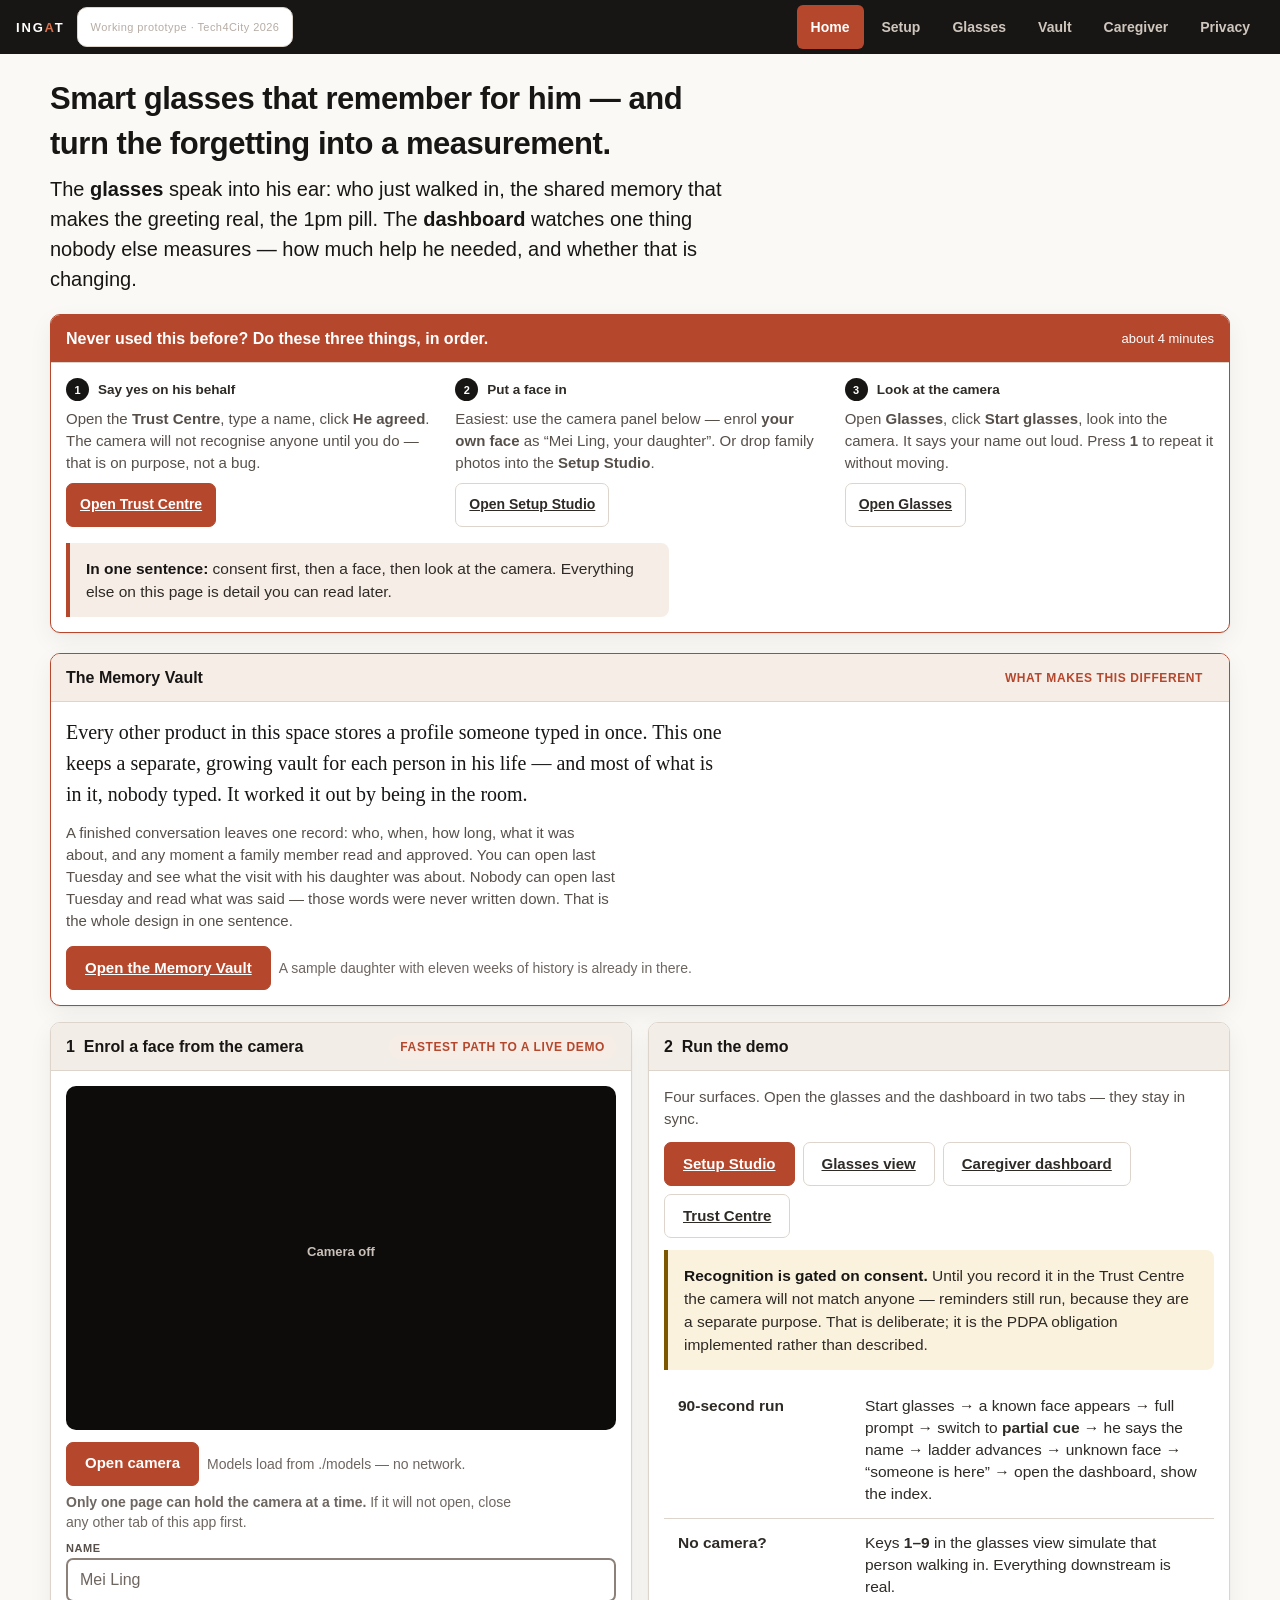
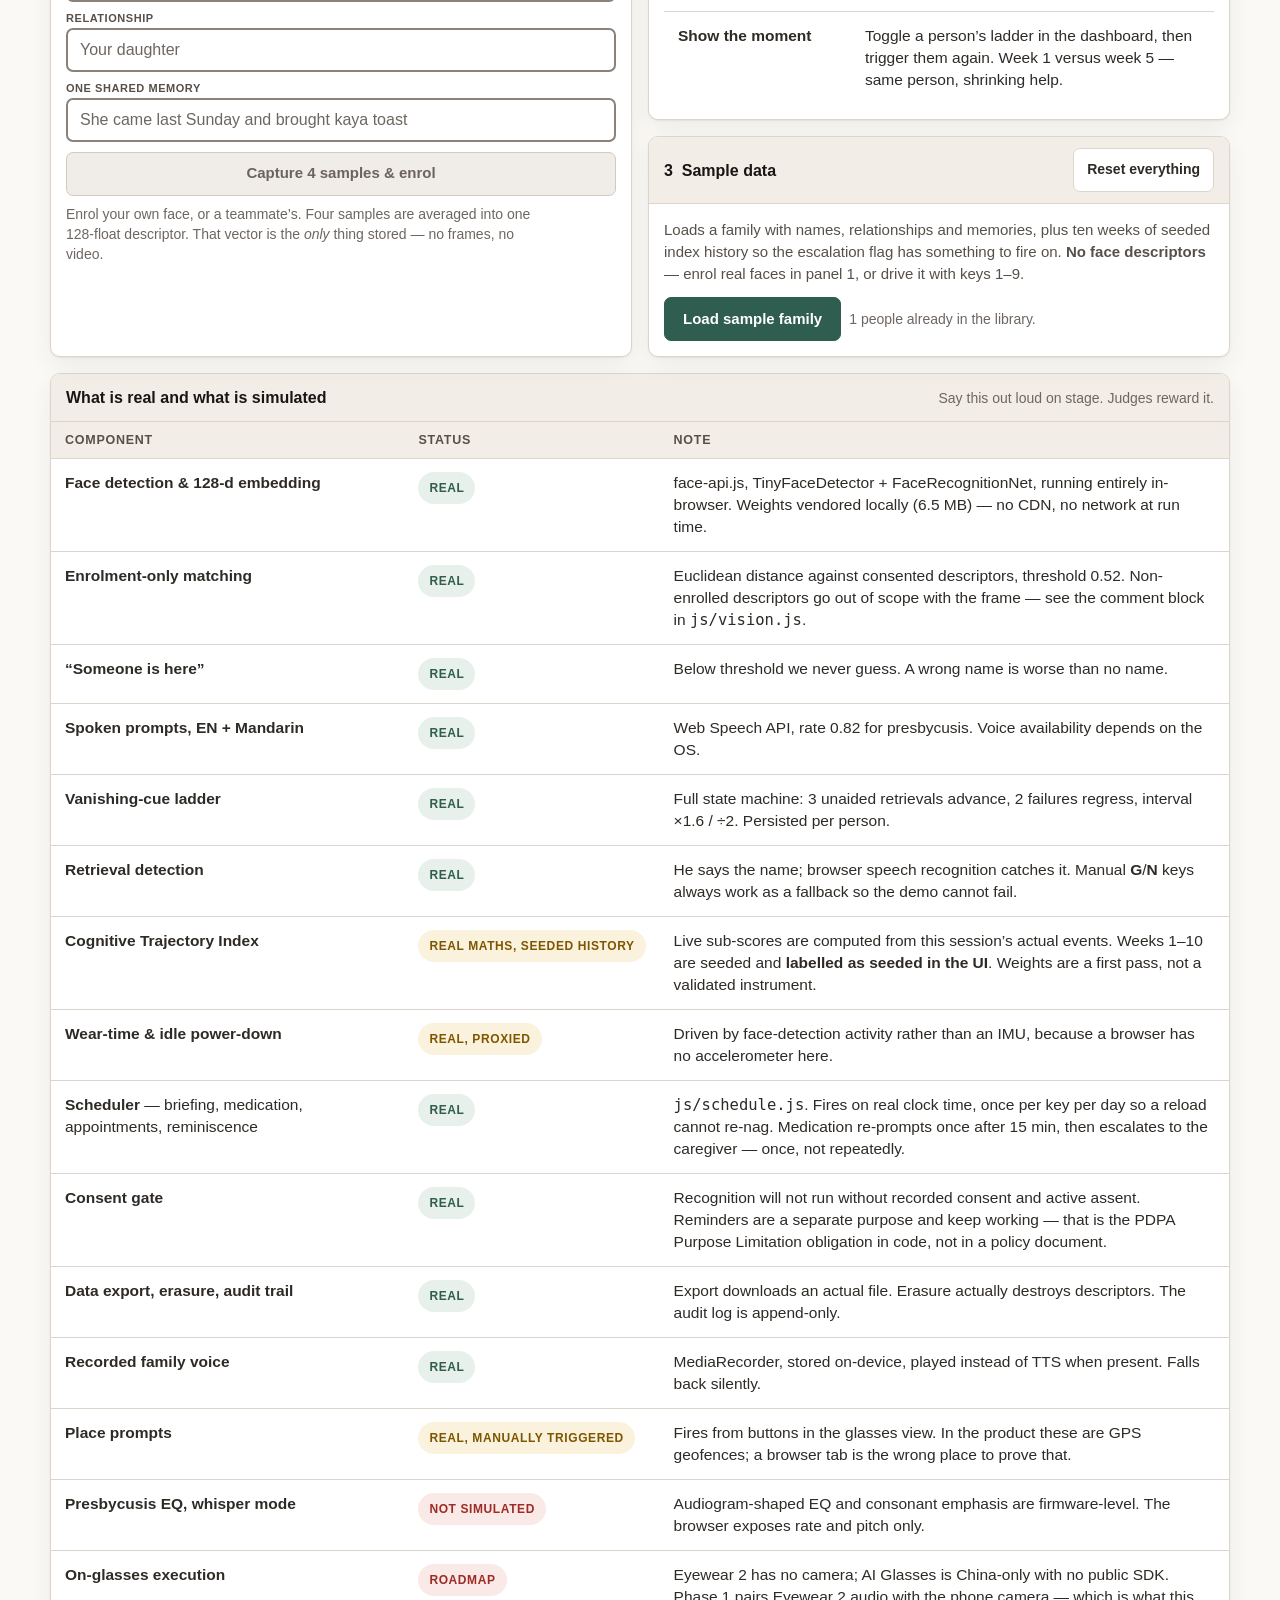
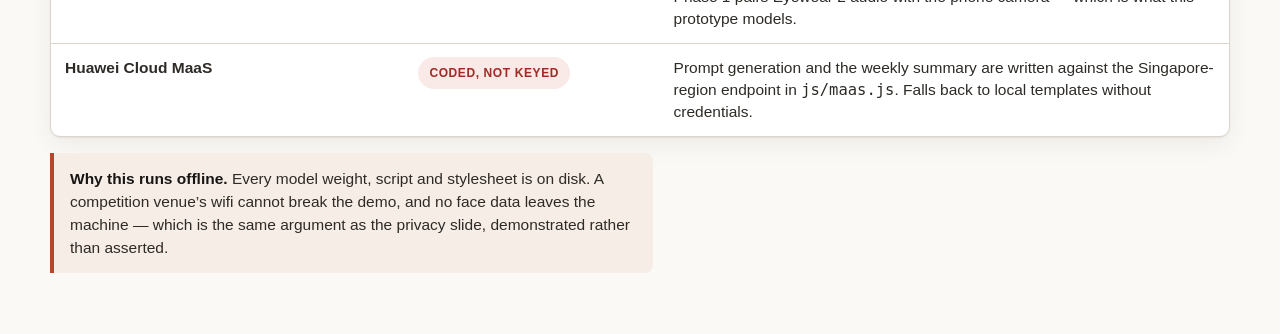
<file: index.html>
<!DOCTYPE html>
<html lang="en-SG">
<head>
<meta charset="utf-8">
<meta name="viewport" content="width=device-width,initial-scale=1">
<title>INGAT — prototype</title>
<link rel="icon" href="data:image/svg+xml,<svg xmlns='http://www.w3.org/2000/svg' viewBox='0 0 32 32'><rect width='32' height='32' rx='7' fill='%23181614'/><circle cx='11' cy='16' r='5.4' fill='none' stroke='%23b4472c' stroke-width='2.4'/><circle cx='23' cy='16' r='5.4' fill='none' stroke='%23b4472c' stroke-width='2.4'/><path d='M16.4 16h-.8' stroke='%23b4472c' stroke-width='2.4'/></svg>">
<link rel="stylesheet" href="css/app.css">
</head>
<body>

<a href="#main" class="skip">Skip to content</a>
<header class="topbar">
  <div class="brand">ING<em>A</em>T</div>
  <div class="tag">Working prototype &middot; Tech4City 2026</div>
  <nav aria-label="Main">
    <a href="index.html" class="on">Home</a>
    <a href="family.html">Setup</a>
    <a href="glasses.html">Glasses</a>
    <a href="vault.html">Vault</a>
    <a href="care.html">Caregiver</a>
    <a href="privacy.html">Privacy</a>
  </nav>
</header>

<main class="wrap" id="main">

  <div style="max-width:680px;margin-bottom:20px">
    <h1 style="font-size:31px">Smart glasses that remember for him &mdash; and turn the forgetting into a measurement.</h1>
    <p class="lede">
      The <b>glasses</b> speak into his ear: who just walked in, the shared memory
      that makes the greeting real, the 1pm pill. The <b>dashboard</b> watches one
      thing nobody else measures &mdash; how much help he needed, and whether that
      is changing.
    </p>
  </div>

  <!-- ====================================================== START HERE -->
  <div class="card" style="margin-bottom:20px;border-color:var(--accent)">
    <div class="hd" style="background:var(--accent)">
      <h2 style="color:#fff">Never used this before? Do these three things, in order.</h2>
      <!-- #f6ded6 on the terracotta is 4.21:1 — under AA for text this small.
           #fff is 4.9:1, and 13px keeps it legible next to the heading. -->
      <span class="right" style="color:#fff;font-size:13px">about 4 minutes</span>
    </div>
    <div class="bd">
      <div class="grid g-3" style="gap:20px">

        <div>
          <div class="row" style="gap:9px;margin-bottom:7px">
            <span style="background:var(--ink);color:#fff;width:23px;height:23px;border-radius:50%;display:grid;place-content:center;font-size:11px;font-weight:700">1</span>
            <b style="font-size:13.5px">Say yes on his behalf</b>
          </div>
          <p class="sub" style="margin-bottom:9px">
            Open the <b>Trust Centre</b>, type a name, click <b>He agreed</b>.
            The camera will not recognise anyone until you do &mdash; that is on
            purpose, not a bug.
          </p>
          <a class="btn p sm" href="privacy.html">Open Trust Centre</a>
        </div>

        <div>
          <div class="row" style="gap:9px;margin-bottom:7px">
            <span style="background:var(--ink);color:#fff;width:23px;height:23px;border-radius:50%;display:grid;place-content:center;font-size:11px;font-weight:700">2</span>
            <b style="font-size:13.5px">Put a face in</b>
          </div>
          <p class="sub" style="margin-bottom:9px">
            Easiest: use the camera panel below &mdash; enrol <b>your own face</b>
            as &ldquo;Mei Ling, your daughter&rdquo;. Or drop family photos into the
            <b>Setup Studio</b>.
          </p>
          <a class="btn sm" href="family.html">Open Setup Studio</a>
        </div>

        <div>
          <div class="row" style="gap:9px;margin-bottom:7px">
            <span style="background:var(--ink);color:#fff;width:23px;height:23px;border-radius:50%;display:grid;place-content:center;font-size:11px;font-weight:700">3</span>
            <b style="font-size:13.5px">Look at the camera</b>
          </div>
          <p class="sub" style="margin-bottom:9px">
            Open <b>Glasses</b>, click <b>Start glasses</b>, look into the camera.
            It says your name out loud. Press <b>1</b> to repeat it without moving.
          </p>
          <a class="btn sm" href="glasses.html">Open Glasses</a>
        </div>
      </div>

      <div class="note" style="margin-top:16px">
        <b>In one sentence:</b> consent first, then a face, then look at the camera.
        Everything else on this page is detail you can read later.
      </div>
    </div>
  </div>

  <!-- ====================================================== memory vault -->
  <div class="card" style="margin-bottom:16px;border-color:var(--accent)">
    <div class="hd" style="background:var(--accent-lt)">
      <h2>The Memory Vault</h2>
      <span class="right pill a">what makes this different</span>
    </div>
    <div class="bd">
      <p style="font-family:var(--serif);font-size:20px;line-height:31px;color:var(--ink);margin:0 0 12px;max-width:66ch">
        Every other product in this space stores a profile someone typed in once.
        This one keeps a separate, growing vault for each person in his life
        &mdash; and most of what is in it, nobody typed. It worked it out by being
        in the room.
      </p>
      <p class="sub" style="max-width:66ch">
        A finished conversation leaves one record: who, when, how long, what it
        was about, and any moment a family member read and approved. You can open
        last Tuesday and see what the visit with his daughter was about. Nobody
        can open last Tuesday and read what was said &mdash; those words were
        never written down. That is the whole design in one sentence.
      </p>
      <div class="row" style="margin-top:14px">
        <a class="btn p" href="vault.html">Open the Memory Vault</a>
        <span class="tiny">A sample daughter with eleven weeks of history is already in there.</span>
      </div>
    </div>
  </div>

  <!-- ============================================================ setup -->
  <div class="grid g-2" style="margin-bottom:16px">

    <div class="card">
      <div class="hd"><h2>1 &nbsp;Enrol a face from the camera</h2>
        <span class="right pill a">fastest path to a live demo</span></div>
      <div class="bd">
        <div class="stage" style="aspect-ratio:16/10;margin-bottom:12px">
          <video id="v" playsinline muted></video>
          <div class="placeholder" id="vph">
            <div style="color:#c9c1b9;font-size:13px;font-weight:600">Camera off</div>
            <div class="mono" id="vprog" style="font-size:13px;color:#a49b93"></div>
          </div>
        </div>
        <div class="row" style="margin-bottom:10px">
          <button class="btn p" id="camOn">Open camera</button>
          <button class="btn" id="flip" style="display:none">Flip camera</button>
          <span class="tiny" id="camNote">Models load from ./models &mdash; no network.</span>
        </div>
        <p class="tiny" style="margin:-4px 0 10px">
          <b>Only one page can hold the camera at a time.</b> If it will not open,
          close any other tab of this app first.
        </p>
        <label class="fld"><span>Name</span><input type="text" id="eName" placeholder="Mei Ling"></label>
        <label class="fld"><span>Relationship</span><input type="text" id="eRel" placeholder="Your daughter"></label>
        <label class="fld"><span>One shared memory</span>
          <input type="text" id="eMem" placeholder="She came last Sunday and brought kaya toast"></label>
        <button class="btn k wide" id="cap" disabled>Capture 4 samples &amp; enrol</button>
        <p class="tiny" style="margin:8px 0 0">
          Enrol your own face, or a teammate&rsquo;s. Four samples are averaged into one
          128-float descriptor. That vector is the <i>only</i> thing stored &mdash; no
          frames, no video.
        </p>
      </div>
    </div>

    <div>
      <div class="card" style="margin-bottom:16px">
        <div class="hd"><h2>2 &nbsp;Run the demo</h2></div>
        <div class="bd">
          <p class="sub">Four surfaces. Open the glasses and the dashboard in two tabs &mdash; they stay in sync.</p>
          <div class="row" style="margin-bottom:12px">
            <a class="btn p" href="family.html">Setup Studio</a>
            <a class="btn" href="glasses.html">Glasses view</a>
            <a class="btn" href="care.html">Caregiver dashboard</a>
            <a class="btn" href="privacy.html">Trust Centre</a>
          </div>
          <div class="note w" style="margin-bottom:12px">
            <b>Recognition is gated on consent.</b> Until you record it in the
            Trust Centre the camera will not match anyone &mdash; reminders still run,
            because they are a separate purpose. That is deliberate; it is the
            PDPA obligation implemented rather than described.
          </div>
          <table>
            <tr><td style="width:34%"><b>90-second run</b></td>
                <td>Start glasses &rarr; a known face appears &rarr; full prompt &rarr;
                    switch to <b>partial cue</b> &rarr; he says the name &rarr; ladder advances &rarr;
                    unknown face &rarr; “someone is here” &rarr; open the dashboard, show the index.</td></tr>
            <tr><td><b>No camera?</b></td>
                <td>Keys <b>1&ndash;9</b> in the glasses view simulate that person walking in.
                    Everything downstream is real.</td></tr>
            <tr><td><b>Show the moment</b></td>
                <td>Toggle a person&rsquo;s ladder in the dashboard, then trigger them again.
                    Week&nbsp;1 versus week&nbsp;5 &mdash; same person, shrinking help.</td></tr>
          </table>
        </div>
      </div>

      <div class="card">
        <div class="hd"><h2>3 &nbsp;Sample data</h2>
          <button class="btn sm right" id="reset">Reset everything</button></div>
        <div class="bd">
          <p class="sub">
            Loads a family with names, relationships and memories, plus ten weeks of
            seeded index history so the escalation flag has something to fire on.
            <b>No face descriptors</b> &mdash; enrol real faces in panel 1, or drive it
            with keys 1&ndash;9.
          </p>
          <div class="row">
            <button class="btn g" id="seed">Load sample family</button>
            <span class="tiny" id="seedNote"></span>
          </div>
        </div>
      </div>
    </div>
  </div>

  <!-- ======================================================= what's real -->
  <div class="card" style="margin-bottom:16px">
    <div class="hd"><h2>What is real and what is simulated</h2>
      <span class="right tiny">Say this out loud on stage. Judges reward it.</span></div>
    <div class="bd tight">
      <table>
        <tr><th style="width:30%">Component</th><th style="width:14%">Status</th><th>Note</th></tr>
        <tr><td><b>Face detection &amp; 128-d embedding</b></td><td><span class="pill g">Real</span></td>
            <td>face-api.js, TinyFaceDetector + FaceRecognitionNet, running entirely in-browser. Weights vendored locally (6.5 MB) &mdash; no CDN, no network at run time.</td></tr>
        <tr><td><b>Enrolment-only matching</b></td><td><span class="pill g">Real</span></td>
            <td>Euclidean distance against consented descriptors, threshold 0.52. Non-enrolled descriptors go out of scope with the frame &mdash; see the comment block in <span class="mono">js/vision.js</span>.</td></tr>
        <tr><td><b>&ldquo;Someone is here&rdquo;</b></td><td><span class="pill g">Real</span></td>
            <td>Below threshold we never guess. A wrong name is worse than no name.</td></tr>
        <tr><td><b>Spoken prompts, EN + Mandarin</b></td><td><span class="pill g">Real</span></td>
            <td>Web Speech API, rate 0.82 for presbycusis. Voice availability depends on the OS.</td></tr>
        <tr><td><b>Vanishing-cue ladder</b></td><td><span class="pill g">Real</span></td>
            <td>Full state machine: 3 unaided retrievals advance, 2 failures regress, interval &times;1.6 / &divide;2. Persisted per person.</td></tr>
        <tr><td><b>Retrieval detection</b></td><td><span class="pill g">Real</span></td>
            <td>He says the name; browser speech recognition catches it. Manual <b>G</b>/<b>N</b> keys always work as a fallback so the demo cannot fail.</td></tr>
        <tr><td><b>Cognitive Trajectory Index</b></td><td><span class="pill w">Real maths, seeded history</span></td>
            <td>Live sub-scores are computed from this session&rsquo;s actual events. Weeks 1&ndash;10 are seeded and <b>labelled as seeded in the UI</b>. Weights are a first pass, not a validated instrument.</td></tr>
        <tr><td><b>Wear-time &amp; idle power-down</b></td><td><span class="pill w">Real, proxied</span></td>
            <td>Driven by face-detection activity rather than an IMU, because a browser has no accelerometer here.</td></tr>
        <tr><td><b>Scheduler</b> &mdash; briefing, medication, appointments, reminiscence</td><td><span class="pill g">Real</span></td>
            <td><span class="mono">js/schedule.js</span>. Fires on real clock time, once per key per day so a reload cannot re-nag. Medication re-prompts once after 15 min, then escalates to the caregiver &mdash; once, not repeatedly.</td></tr>
        <tr><td><b>Consent gate</b></td><td><span class="pill g">Real</span></td>
            <td>Recognition will not run without recorded consent and active assent. Reminders are a separate purpose and keep working &mdash; that is the PDPA Purpose Limitation obligation in code, not in a policy document.</td></tr>
        <tr><td><b>Data export, erasure, audit trail</b></td><td><span class="pill g">Real</span></td>
            <td>Export downloads an actual file. Erasure actually destroys descriptors. The audit log is append-only.</td></tr>
        <tr><td><b>Recorded family voice</b></td><td><span class="pill g">Real</span></td>
            <td>MediaRecorder, stored on-device, played instead of TTS when present. Falls back silently.</td></tr>
        <tr><td><b>Place prompts</b></td><td><span class="pill w">Real, manually triggered</span></td>
            <td>Fires from buttons in the glasses view. In the product these are GPS geofences; a browser tab is the wrong place to prove that.</td></tr>
        <tr><td><b>Presbycusis EQ, whisper mode</b></td><td><span class="pill r">Not simulated</span></td>
            <td>Audiogram-shaped EQ and consonant emphasis are firmware-level. The browser exposes rate and pitch only.</td></tr>
        <tr><td><b>On-glasses execution</b></td><td><span class="pill r">Roadmap</span></td>
            <td>Eyewear 2 has no camera; AI Glasses is China-only with no public SDK. Phase 1 pairs Eyewear 2 audio with the phone camera &mdash; which is what this prototype models.</td></tr>
        <tr><td><b>Huawei Cloud MaaS</b></td><td><span class="pill r">Coded, not keyed</span></td>
            <td>Prompt generation and the weekly summary are written against the Singapore-region endpoint in <span class="mono">js/maas.js</span>. Falls back to local templates without credentials.</td></tr>
      </table>
    </div>
  </div>

  <div class="note">
    <b>Why this runs offline.</b> Every model weight, script and stylesheet is on
    disk. A competition venue&rsquo;s wifi cannot break the demo, and no face data
    leaves the machine &mdash; which is the same argument as the privacy slide,
    demonstrated rather than asserted.
  </div>

</main>

<script src="js/face-api.min.js"></script>
<script src="js/store.js"></script>
<script src="js/speech.js"></script>
<script src="js/vision.js"></script>
<script src="js/cues.js"></script>
<script src="js/cti.js"></script>
<script>
Store.load();
const $ = id => document.getElementById(id);

$('camOn').onclick = async () => {
  const b = $('camOn'); b.disabled = true;
  try {
    $('vprog').textContent = 'loading models…';
    await Vision.loadModels((n, i, t) => { $('vprog').textContent = `loading ${n} (${i + 1}/${t})…`; });
    $('vprog').textContent = 'opening camera…';
    // Front camera: you are photographing your own face, so you need to see it.
    await Vision.startCamera($('v'), null, { facing: 'user' });
    $('vph').style.display = 'none';
    $('cap').disabled = false;
    $('flip').style.display = '';
    $('camNote').textContent = 'Camera live — front-facing, so you can see yourself.';
  } catch (e) {
    $('vprog').textContent = '';
    $('camNote').innerHTML = `<span style="color:var(--red)">${e.message}</span>`;
    b.disabled = false;
  }
};

$('flip').onclick = async () => {
  try {
    await Vision.flipCamera();
    $('camNote').textContent = 'Switched to the ' + (Vision.facing === 'user' ? 'front' : 'rear') + ' camera.';
  } catch (e) {
    $('camNote').innerHTML = `<span style="color:var(--red)">${e.message}</span>`;
  }
};

$('cap').onclick = async () => {
  const name = $('eName').value.trim();
  if (!name) { alert('Give them a name first.'); return; }
  const b = $('cap'); b.disabled = true;
  const res = await Vision.enrol(4, (n, t) => { b.textContent = `Capturing ${n}/${t}…`; });
  if (!res) { b.textContent = 'No face detected — try again'; b.disabled = false; return; }
  Store.addPerson({
    name,
    relation: $('eRel').value.trim(),
    memory: $('eMem').value.trim(),
    photo: res.photo,
    descriptor: res.descriptor,
  });
  b.textContent = `Enrolled ${name} (${res.samples} samples)`;
  $('eName').value = $('eRel').value = $('eMem').value = '';
  setTimeout(() => { b.textContent = 'Capture 4 samples & enrol'; b.disabled = false; }, 1800);
};

$('seed').onclick = () => {
  const fam = [
    ['Mei Ling', 'Your daughter', 'She came last Sunday and brought kaya toast'],
    ['Wei Jie',  'Your son',      'He fixed your fan last month and stayed for dinner'],
    ['Siew Kim', 'Your wife',     'You met her at the textile factory in Chinatown'],
    ['Dr Rahim', 'Your doctor at the polyclinic', 'He checks your blood pressure every third Tuesday'],
    ['Fatimah',  'Your helper',   'She cooks your porridge in the morning'],
  ];
  fam.forEach(([name, relation, memory]) => {
    if (!Store.s.people.some(p => p.name === name)) {
      Store.addPerson({ name, relation, memory, photo: null, descriptor: null });
    }
  });
  $('seedNote').textContent = `${Store.s.people.length} people in the library. Use keys 1–9 in the glasses view.`;
};

$('reset').onclick = () => {
  if (confirm('Clear all people, events and history, and reload the seeded weeks?')) {
    Store.reset();
    $('seedNote').textContent = 'Reset.';
  }
};

$('seedNote').textContent = Store.s.people.length
  ? `${Store.s.people.length} people already in the library.` : '';
</script>
<div id="live" class="visually-hidden" role="status" aria-live="polite" aria-atomic="true"></div>
</body>
</html>
</file>
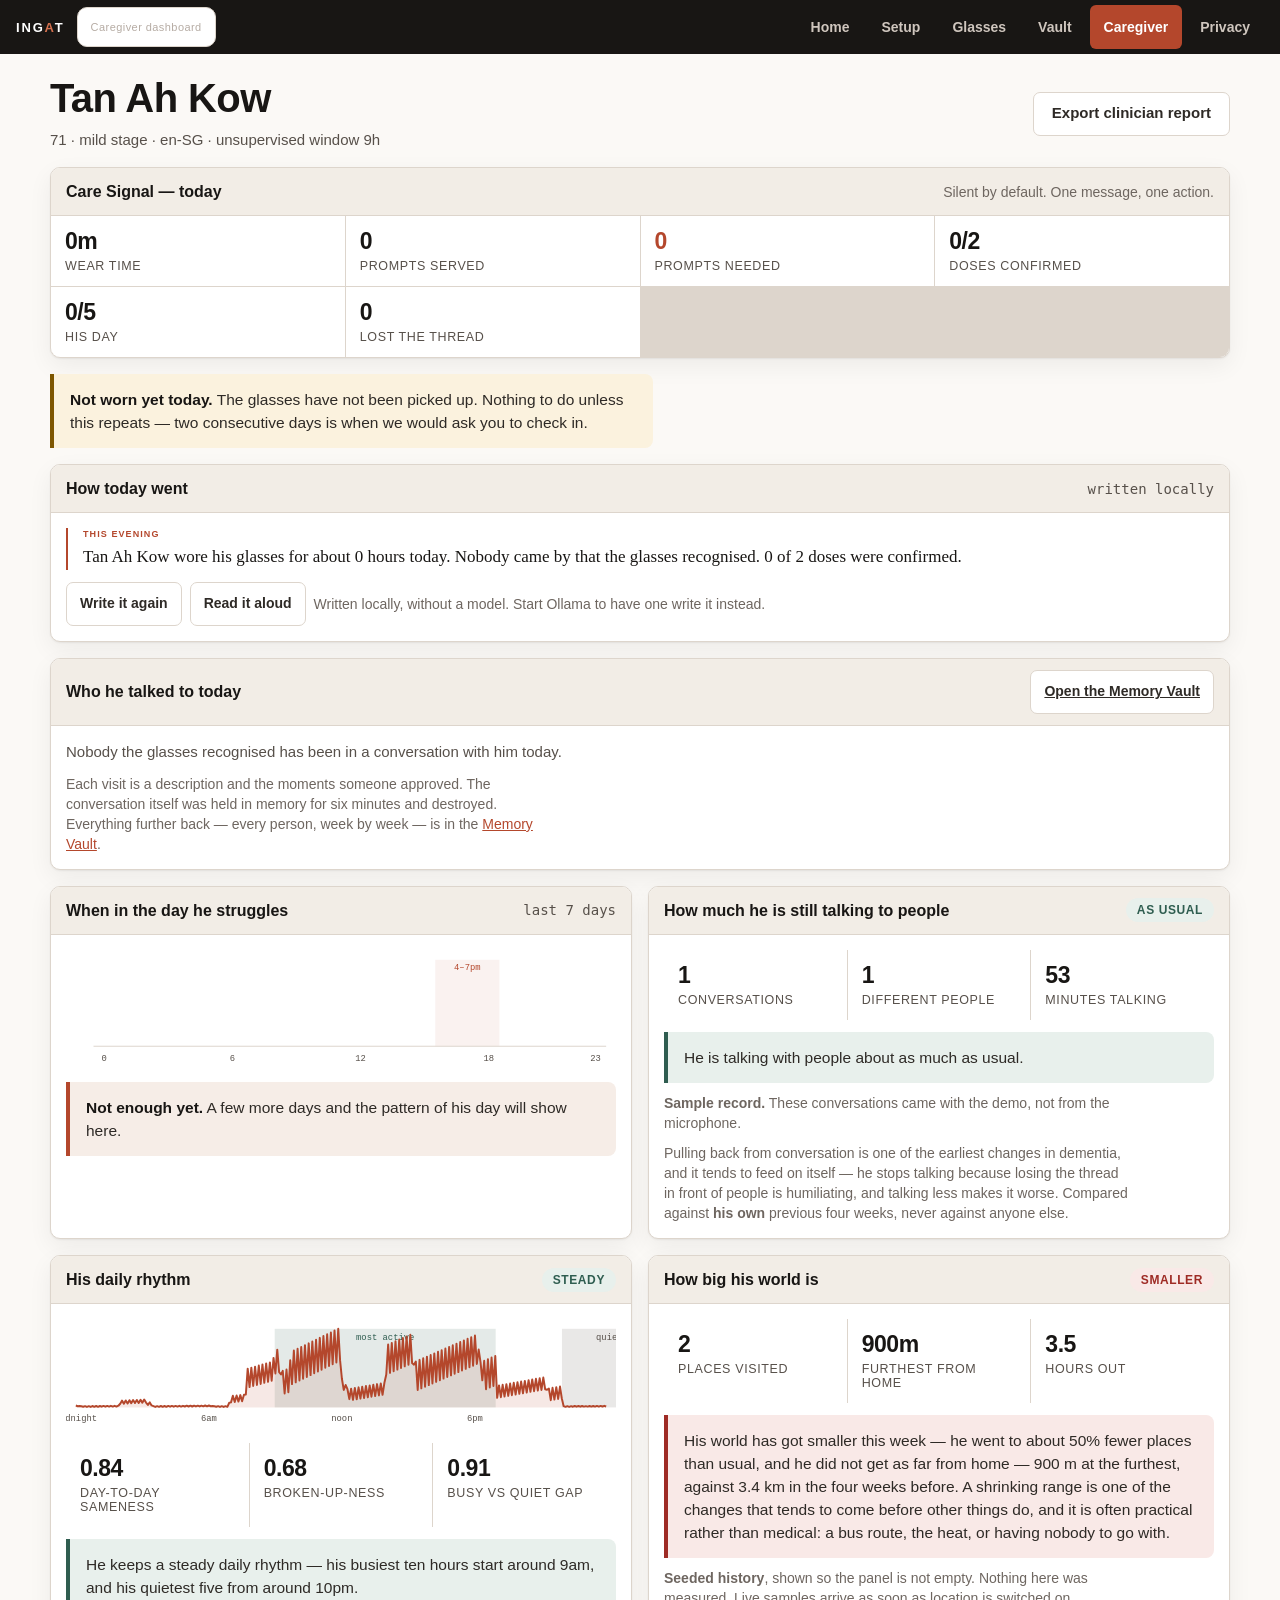
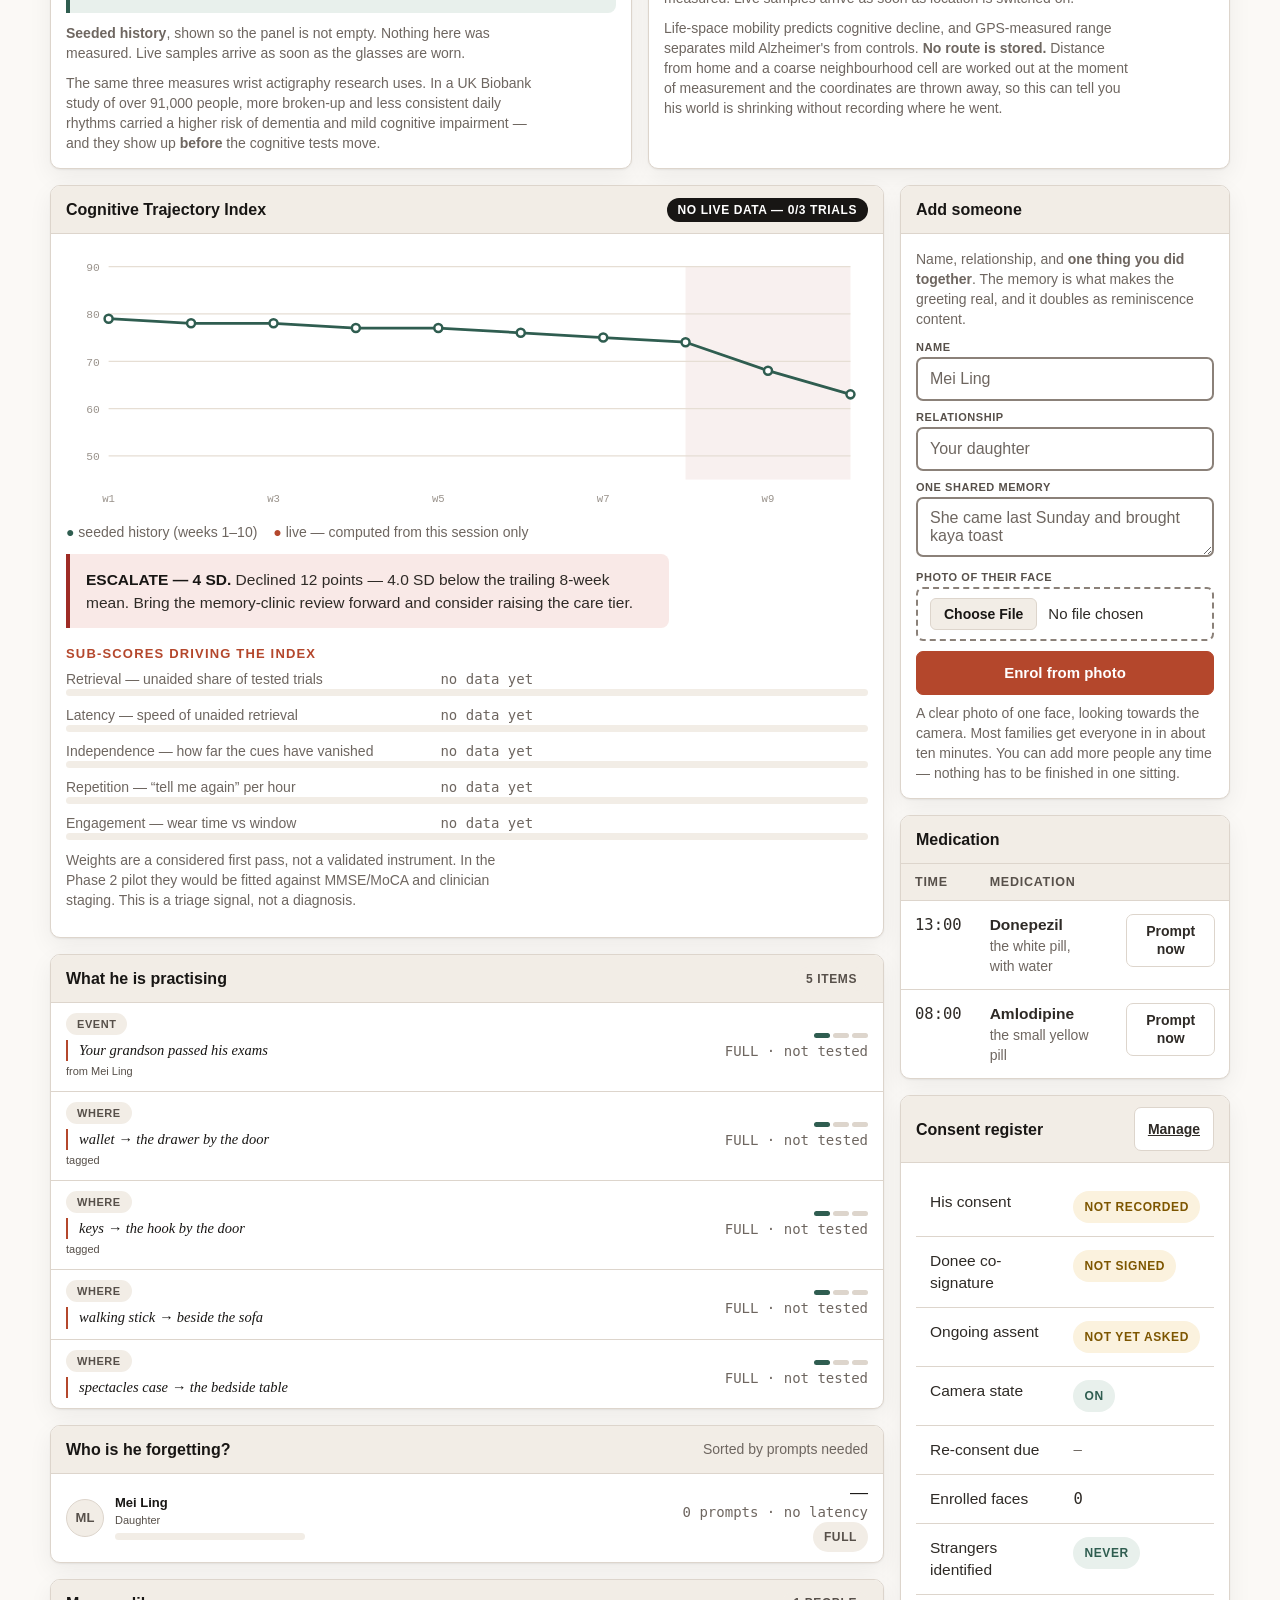
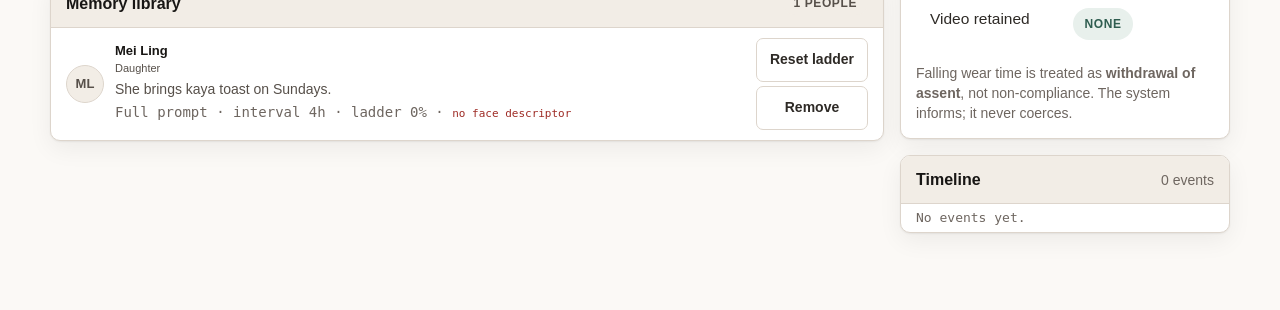
<file: care.html>
<!DOCTYPE html>
<html lang="en-SG">
<head>
<meta charset="utf-8">
<meta name="viewport" content="width=device-width,initial-scale=1">
<title>INGAT — Caregiver dashboard</title>
<link rel="icon" href="data:image/svg+xml,<svg xmlns='http://www.w3.org/2000/svg' viewBox='0 0 32 32'><rect width='32' height='32' rx='7' fill='%23181614'/><circle cx='11' cy='16' r='5.4' fill='none' stroke='%23b4472c' stroke-width='2.4'/><circle cx='23' cy='16' r='5.4' fill='none' stroke='%23b4472c' stroke-width='2.4'/><path d='M16.4 16h-.8' stroke='%23b4472c' stroke-width='2.4'/></svg>">
<link rel="stylesheet" href="css/app.css">
</head>
<body>

<a href="#main" class="skip">Skip to content</a>
<header class="topbar noprint">
  <div class="brand">ING<em>A</em>T</div>
  <div class="tag">Caregiver dashboard</div>
  <nav aria-label="Main">
    <a href="index.html">Home</a>
    <a href="family.html">Setup</a>
    <a href="glasses.html">Glasses</a>
    <a href="vault.html">Vault</a>
    <a href="care.html" class="on">Caregiver</a>
    <a href="privacy.html">Privacy</a>
  </nav>
</header>

<main class="wrap" id="main">

  <div class="row" style="margin-bottom:16px">
    <div>
      <h1 id="ptName">Tan Ah Kow</h1>
      <p class="sub" style="margin:0" id="ptMeta"></p>
    </div>
    <span class="spacer"></span>
    <button class="btn noprint" id="btnPrint">Export clinician report</button>
  </div>

  <!-- ===================================================== care signal -->
  <div class="card" style="margin-bottom:16px">
    <div class="hd"><h2>Care Signal &mdash; today</h2>
      <span class="right tiny">Silent by default. One message, one action.</span>
    </div>
    <div class="bd tight">
      <div class="kpis">
        <div class="kpi"><b id="kWear">0m</b><span>wear time</span></div>
        <div class="kpi"><b id="kServed">0</b><span>prompts served</span></div>
        <div class="kpi"><b class="a" id="kNeeded">0</b><span>prompts needed</span></div>
        <div class="kpi"><b id="kMeds">0/2</b><span>doses confirmed</span></div>
        <div class="kpi"><b id="kPlan">0/0</b><span>his day</span></div>
        <div class="kpi"><b id="kThread">0</b><span>lost the thread</span></div>
      </div>
    </div>
  </div>

  <div id="alerts" role="region" aria-label="Alerts needing your attention"
       aria-live="polite" style="margin-bottom:16px"></div>

  <!-- ===================================================== evening recap -->
  <div class="card" style="margin-bottom:16px">
    <div class="hd"><h2>How today went</h2>
      <span class="right telemetry" id="summaryModel">&mdash;</span></div>
    <div class="bd">
      <div class="voice" id="summaryText" style="font-style:normal">
        <span class="say-mark">this evening</span>
        <span id="summaryBody">Writing&hellip;</span>
      </div>
      <div class="row" style="margin-top:12px">
        <button class="btn sm" id="btnRewrite">Write it again</button>
        <button class="btn sm" id="btnSpeakSummary">Read it aloud</button>
        <span class="tiny" id="summaryNote"></span>
      </div>
    </div>
  </div>

  <!-- ================================================ today's conversations -->
  <div class="card" style="margin-bottom:16px">
    <div class="hd"><h2>Who he talked to today</h2>
      <span class="right"><a class="btn sm" href="vault.html">Open the Memory Vault</a></span></div>
    <div class="bd">
      <div id="todayConvos"></div>
      <p class="tiny" style="margin:11px 0 0">
        Each visit is a description and the moments someone approved. The
        conversation itself was held in memory for six minutes and destroyed.
        Everything further back &mdash; every person, week by week &mdash; is in
        the <a href="vault.html">Memory Vault</a>.
      </p>
    </div>
  </div>

  <!-- ============================================ behaviour, not cognition -->
  <div class="grid g-2" style="margin-bottom:16px">
    <div class="card">
      <div class="hd"><h2>When in the day he struggles</h2>
        <span class="right telemetry">last 7 days</span></div>
      <div class="bd">
        <div id="clockChart"></div>
        <div id="sundownNote" style="margin-top:10px"></div>
      </div>
    </div>

    <div class="card">
      <div class="hd"><h2>How much he is still talking to people</h2>
        <span class="right pill" id="socialPill">&mdash;</span></div>
      <div class="bd">
        <div class="kpis" style="grid-template-columns:1fr 1fr 1fr;margin-bottom:12px">
          <div class="kpi"><b id="sVisits">0</b><span>conversations</span></div>
          <div class="kpi"><b id="sPeople">0</b><span>different people</span></div>
          <div class="kpi"><b id="sMinutes">0</b><span>minutes talking</span></div>
        </div>
        <div id="withdrawalNote"></div>
        <p class="tiny" id="socialSrc" style="margin:10px 0 0"></p>
        <p class="tiny" style="margin:10px 0 0">
          Pulling back from conversation is one of the earliest changes in dementia,
          and it tends to feed on itself &mdash; he stops talking because losing the
          thread in front of people is humiliating, and talking less makes it worse.
          Compared against <b>his own</b> previous four weeks, never against anyone else.
        </p>
      </div>
    </div>

    <div class="card">
      <div class="hd"><h2>His daily rhythm</h2>
        <span class="right pill" id="rhythmPill">&mdash;</span></div>
      <div class="bd">
        <div id="rhythmChart"></div>
        <div class="kpis" style="grid-template-columns:1fr 1fr 1fr;margin:12px 0">
          <div class="kpi"><b id="rIS">&ndash;</b><span>day-to-day sameness</span></div>
          <div class="kpi"><b id="rIV">&ndash;</b><span>broken-up-ness</span></div>
          <div class="kpi"><b id="rRA">&ndash;</b><span>busy vs quiet gap</span></div>
        </div>
        <div id="rhythmNote"></div>
        <p class="tiny" id="rhythmSrc" style="margin:10px 0 0"></p>
        <p class="tiny" style="margin:10px 0 0">
          The same three measures wrist actigraphy research uses. In a UK Biobank
          study of over 91,000 people, more broken-up and less consistent daily
          rhythms carried a higher risk of dementia and mild cognitive impairment
          &mdash; and they show up <b>before</b> the cognitive tests move.
        </p>
      </div>
    </div>

    <div class="card">
      <div class="hd"><h2>How big his world is</h2>
        <span class="right pill" id="lsPill">&mdash;</span></div>
      <div class="bd">
        <div class="kpis" style="grid-template-columns:1fr 1fr 1fr;margin-bottom:12px">
          <div class="kpi"><b id="lsPlaces">0</b><span>places visited</span></div>
          <div class="kpi"><b id="lsFurthest">0</b><span>furthest from home</span></div>
          <div class="kpi"><b id="lsHours">0</b><span>hours out</span></div>
        </div>
        <div id="lsNote"></div>
        <p class="tiny" id="lsSrc" style="margin:10px 0 0"></p>
        <p class="tiny" style="margin:10px 0 0">
          Life-space mobility predicts cognitive decline, and GPS-measured range
          separates mild Alzheimer's from controls. <b>No route is stored.</b>
          Distance from home and a coarse neighbourhood cell are worked out at the
          moment of measurement and the coordinates are thrown away, so this can
          tell you his world is shrinking without recording where he went.
        </p>
      </div>
    </div>
  </div>

  <div class="grid g-care">
    <!-- =================================================== main column -->
    <div>

      <!-- CTI -->
      <div class="card" style="margin-bottom:16px">
        <div class="hd">
          <h2>Cognitive Trajectory Index</h2>
          <span class="right pill k" id="ctiBadge">&ndash;&ndash;</span>
        </div>
        <div class="bd">
          <div id="chart"></div>
          <div class="row tiny" style="margin-top:6px;gap:16px">
            <span><b style="color:#2f5d50">&#9679;</b> seeded history (weeks 1&ndash;10)</span>
            <span><b style="color:#b4472c">&#9679;</b> live &mdash; computed from this session only</span>
          </div>
          <div id="ctiFlag" style="margin-top:12px"></div>

          <h3 style="margin-top:18px">Sub-scores driving the index</h3>
          <div id="subs"></div>
          <p class="tiny" style="margin-top:10px">
            Weights are a considered first pass, not a validated instrument. In the
            Phase 2 pilot they would be fitted against MMSE/MoCA and clinician staging.
            This is a triage signal, not a diagnosis.
          </p>
        </div>
      </div>

      <!-- facts awaiting confirmation -->
      <div class="card" style="margin-bottom:16px" id="factCard">
        <div class="hd"><h2>Did this happen?</h2>
          <span class="right pill" id="factPill">0 waiting</span></div>
        <div class="bd">
          <p class="sub" style="margin-top:0">
            The glasses listened while you were with him and pulled out the things that
            sounded worth keeping. <b>Nothing was recorded and nothing is kept until you
            say so.</b> Whatever you confirm, he will be asked about over the coming days
            at widening intervals, so he practises remembering it himself.
          </p>
          <div class="row noprint" id="factBulk" style="margin-bottom:4px"></div>
          <div id="factQueue"></div>
        </div>
      </div>

      <!-- what he is practising -->
      <div class="card" style="margin-bottom:16px">
        <div class="hd"><h2>What he is practising</h2>
          <span class="right pill" id="recallPill">&ndash;&ndash;</span></div>
        <div class="bd tight"><div id="recallList"></div></div>
      </div>

      <!-- who is he forgetting -->
      <div class="card" style="margin-bottom:16px">
        <div class="hd"><h2>Who is he forgetting?</h2>
          <span class="right tiny">Sorted by prompts needed</span>
        </div>
        <div class="bd tight"><div id="forget"></div></div>
      </div>

      <!-- memory library -->
      <div class="card">
        <div class="hd"><h2>Memory library</h2>
          <span class="right pill" id="libCount">0 people</span>
        </div>
        <div class="bd tight"><div id="lib"></div></div>
      </div>
    </div>

    <!-- =================================================== side column -->
    <div>
      <!-- enrol -->
      <div class="card noprint" style="margin-bottom:16px">
        <div class="hd"><h2>Add someone</h2></div>
        <div class="bd">
          <p class="tiny" style="margin-top:0">
            Name, relationship, and <b>one thing you did together</b>. The memory is
            what makes the greeting real, and it doubles as reminiscence content.
          </p>
          <label class="fld"><span>Name</span>
            <input type="text" id="fName" placeholder="Mei Ling"></label>
          <label class="fld"><span>Relationship</span>
            <input type="text" id="fRel" placeholder="Your daughter"></label>
          <label class="fld"><span>One shared memory</span>
            <textarea id="fMem" placeholder="She came last Sunday and brought kaya toast"></textarea></label>
          <label class="fld"><span>Photo of their face</span>
            <input type="file" id="fPhoto" accept="image/*"></label>
          <div id="preview" style="margin-bottom:10px"></div>
          <button class="btn p wide" id="btnAdd">Enrol from photo</button>
          <p class="tiny" style="margin:8px 0 0">
            A clear photo of one face, looking towards the camera. Most families
            get everyone in in about ten minutes. You can add more people any time
            &mdash; nothing has to be finished in one sitting.
          </p>
        </div>
      </div>

      <!-- meds -->
      <div class="card" style="margin-bottom:16px">
        <div class="hd"><h2>Medication</h2></div>
        <div class="bd tight"><table id="meds"></table></div>
      </div>

      <!-- consent -->
      <div class="card" style="margin-bottom:16px">
        <div class="hd"><h2>Consent register</h2>
          <a class="btn sm right noprint" href="privacy.html">Manage</a></div>
        <div class="bd">
          <table>
            <tr><td style="width:52%">His consent</td><td id="cDonorCell"></td></tr>
            <tr><td>Donee co-signature</td><td id="cDoneeCell"></td></tr>
            <tr><td>Ongoing assent</td><td><span class="pill" id="assent"></span></td></tr>
            <tr><td>Camera state</td><td><span class="pill" id="camState">On</span></td></tr>
            <tr><td>Re-consent due</td><td class="mono tiny" id="cReview">&mdash;</td></tr>
            <tr><td>Enrolled faces</td><td class="mono" id="cFaces">0</td></tr>
            <tr><td>Strangers identified</td><td><span class="pill g">Never</span></td></tr>
            <tr><td>Video retained</td><td><span class="pill g">None</span></td></tr>
          </table>
          <p class="tiny" style="margin:10px 0 0">
            Falling wear time is treated as <b>withdrawal of assent</b>, not
            non-compliance. The system informs; it never coerces.
          </p>
        </div>
      </div>

      <!-- timeline -->
      <div class="card">
        <div class="hd"><h2>Timeline</h2>
          <span class="right tiny" id="evCount"></span>
        </div>
        <div class="bd tight"><div class="log" id="tl" style="max-height:340px"></div></div>
      </div>
    </div>
  </div>

  <!-- micro-lesson, fires on a detected repetition spike -->
  <div id="lesson" style="margin-top:16px"></div>

</main>

<script src="js/face-api.min.js"></script>
<script src="js/store.js"></script>
<script src="js/speech.js"></script>
<script src="js/vision.js"></script>
<script src="js/cues.js"></script>
<script src="js/cti.js"></script>
<script src="js/maas.js"></script>
<script src="js/recall.js"></script>
<script src="js/geo.js"></script>
<script src="js/vault.js"></script>
<script src="js/behaviour.js"></script>
<script src="js/summary.js"></script>
<script src="js/schedule.js"></script>
<script>
Store.load();
Store.listen();
Speech.init();
const $ = id => document.getElementById(id);
// Facts and object names are free text typed by a family, and go straight into
// innerHTML. Escape them.
const esc = s => (s == null ? '' : String(s))
  .replace(/[&<>"]/g, c => ({ '&': '&amp;', '<': '&lt;', '>': '&gt;', '"': '&quot;' }[c]));

/* --------------------------------------------------------- enrol from photo */
let pendingPhoto = null, pendingImg = null;
$('fPhoto').onchange = async e => {
  const f = e.target.files[0];
  if (!f) return;
  $('preview').innerHTML = `<span class="tiny">opening…</span>`;
  // Vision.loadImage handles HEIC rejection, EXIF rotation and downscaling.
  const r = await Vision.loadImage(f);
  if (r.error) {
    pendingPhoto = pendingImg = null;
    $('preview').innerHTML = `<div class="note r">${r.error}</div>`;
    return;
  }
  pendingPhoto = r.thumb;
  pendingImg = r.img;
  $('preview').innerHTML = `<img src="${r.thumb}" style="width:100%;max-height:170px;object-fit:cover;border-radius:8px;border:1px solid var(--rule)">`;
};

$('btnAdd').onclick = async () => {
  const name = $('fName').value.trim();
  if (!name) { alert('Name is required.'); return; }
  const b = $('btnAdd');
  b.disabled = true; b.textContent = 'Enrolling…';
  let descriptor = null;
  try {
    if (pendingImg) {
      await Vision.loadModels();
      await new Promise(r => { if (pendingImg.complete) r(); else pendingImg.onload = r; });
      descriptor = await Vision.fromImage(pendingImg);
      if (!descriptor) alert('No face found in that photo. Added without a face descriptor — recognition will not fire for this person, but they will appear in the library.');
    }
  } catch (err) {
    console.error(err);
    alert('Face model failed to load: ' + err.message);
  }
  Store.addPerson({
    name,
    relation: $('fRel').value.trim(),
    memory: $('fMem').value.trim(),
    photo: pendingPhoto,
    descriptor,
  });
  $('fName').value = $('fRel').value = $('fMem').value = '';
  $('fPhoto').value = ''; $('preview').innerHTML = '';
  pendingPhoto = pendingImg = null;
  b.disabled = false; b.textContent = 'Enrol from photo';
  render();
};

$('btnPrint').onclick = () => window.print();

/* ------------------------------------------------------------------ render */
function subBar(label, v, note) {
  if (v === null || v === undefined) {
    return `<div style="margin-bottom:9px"><div class="row tiny" style="justify-content:space-between">
      <span>${label}</span><span class="mono">no data yet</span></div>
      <div class="bar"><i style="width:0"></i></div></div>`;
  }
  const cls = v >= 70 ? 'g' : v >= 45 ? 'w' : 'r';
  return `<div style="margin-bottom:9px">
    <div class="row tiny" style="justify-content:space-between">
      <span>${label}${note ? ` <span style="color:var(--faint)">${note}</span>` : ''}</span>
      <span class="mono"><b>${Math.round(v)}</b>/100</span>
    </div>
    <div class="bar"><i class="${cls}" style="width:${Math.round(v)}%"></i></div>
  </div>`;
}

function render() {
  const s = Store.s;

  /* header */
  $('ptName').textContent = s.patient.name;
  $('ptMeta').textContent = `${s.patient.age} · ${s.patient.stage} stage · ${s.patient.language} · unsupervised window ${s.patient.wakeHours}h`;

  /* care signal */
  const ev = Store.eventsToday();
  const served = ev.filter(e => [EV.PROMPT_FULL, EV.PROMPT_CUE, EV.PROMPT_CHIME].includes(e.type)).length;
  const needed = ev.filter(e => [EV.ASSISTED, EV.MISSED].includes(e.type)).length;
  const medOk = ev.filter(e => e.type === EV.MED_OK).length;
  $('kWear').textContent = Fmt.dur(Store.wearMsToday());
  $('kServed').textContent = served;
  $('kNeeded').textContent = needed;
  $('kMeds').textContent = `${medOk}/${s.meds.length}`;
  const planDone = s.plan.filter(p => Store.planDoneToday(p)).length;
  $('kPlan').textContent = `${planDone}/${s.plan.length}`;
  // Losing the thread mid-conversation is a symptom, and how often it happens
  // is a signal in its own right — it is also the thing that makes people stop
  // talking to their families.
  const threads = ev.filter(e => e.type === EV.THREAD_HELD).length;
  $('kThread').textContent = threads;

  /* alerts — push, not pull */
  const al = [];
  if (!s.wear.sessionStart && Store.wearMsToday() === 0) {
    al.push(['w', 'Not worn yet today', 'The glasses have not been picked up. Nothing to do unless this repeats — two consecutive days is when we would ask you to check in.']);
  }
  const idleEvents = ev.filter(e => e.type === EV.IDLE_OFF);
  const wakeEvents = ev.filter(e => e.type === EV.WEAR_ON);
  if (idleEvents.length) {
    const last = idleEvents[idleEvents.length - 1];
    const resumed = wakeEvents.some(w => w.ts > last.ts);
    al.push([resumed ? 'w' : 'r',
      resumed
        ? `Set down ${idleEvents.length}× today, picked up again`
        : `Set down at ${Fmt.hm(last.ts)} and not picked up since`,
      resumed
        ? 'Normal — he takes them off to nap or wash. Logged as wear-time, which is what the index uses.'
        : 'If this happens two days running, it is worth a call. Falling wear time is one of the earliest signs of apathy, which is a symptom rather than a choice — so this is information for you, not something to tell him off about.']);
  }
  if (!s.settings.cameraEnabled) {
    al.push(['r', 'Camera switch is off', 'He was told: “Camera off. I can still remind you about your medicine.” Face recognition is paused until it is switched back on.']);
  }
  const left = ev.filter(e => e.type === EV.GEO_LEFT);
  if (left.length) {
    const g = Geo.status();
    const back = ev.some(e => e.type === EV.GEO_BACK && e.ts > left[left.length - 1].ts);
    al.push([back ? 'w' : 'r',
      back ? `Left the safe zone ${left.length}× today, and came back`
           : `Outside the safe zone${g.metres ? ' — about ' + g.metres + 'm from ' + g.home.label : ''}`,
      back ? 'He went out and returned. Normal, and logged.'
           : 'He was told which way home is. If he does not return shortly, CARA Safe Return is the next step — the card in his wallet lets any member of the public reach you.']);
  }
  const stageDowns = ev.filter(e => e.type === EV.STAGE_DOWN);
  if (stageDowns.length) {
    al.push(['r', 'Cue support increased', stageDowns.map(e => e.detail).join(' · ') + ' — he missed two retrievals in a row, so we put the help back.']);
  }
  $('alerts').innerHTML = al.map(([k, t, b]) =>
    `<div class="note ${k}" style="margin-bottom:8px"><b>${t}.</b> ${b}</div>`).join('');

  /* CTI */
  const series = CTI.series();
  const sig = CTI.signals();
  const live = CTI.sufficient(sig) ? CTI.score(sig) : null;
  $('ctiBadge').textContent = live === null
    ? `no live data — ${sig.raw.tested}/${CTI.MIN_TESTED} trials`
    : 'live ' + live;
  $('chart').innerHTML = CTI.chart(series);
  const fl = CTI.flag(series);
  const FLAG = {
    escalate:  ['r', 'ESCALATE'],
    watch:     ['w', 'WATCH'],
    recovered: ['g', 'RECOVERING'],
  };
  if (fl) {
    const [cls, word] = FLAG[fl.level];
    $('ctiFlag').innerHTML = `<div class="note ${cls}"><b>${word} &mdash; ${fl.z} SD.</b> ${fl.text}</div>`;
  } else {
    $('ctiFlag').innerHTML = `<div class="note g"><b>Stable.</b> No change beyond normal week-to-week variation.</div>`;
  }
  $('subs').innerHTML =
      subBar('Retrieval &mdash; unaided share of tested trials', sig.retrieval, `${sig.raw.unaided}/${sig.raw.tested}`)
    + subBar('Latency &mdash; speed of unaided retrieval', sig.latency, sig.raw.meanLat ? Math.round(sig.raw.meanLat) + 'ms' : '')
    + subBar('Independence &mdash; how far the cues have vanished', sig.independence)
    + subBar('Repetition &mdash; “tell me again” per hour', sig.repetition, sig.raw.perHour + '/h')
    + subBar('Engagement &mdash; wear time vs window', sig.engagement, sig.raw.wearH + 'h');

  /* facts waiting for a human to vouch for them */
  const pending = Store.proposedFacts();
  $('factPill').textContent = `${pending.length} waiting`;
  $('factPill').className = 'right pill ' + (pending.length ? 'a' : 'g');
  $('factCard').style.display = pending.length ? '' : 'none';
  $('factQueue').innerHTML = pending.map(f => `
    <div style="border-top:1px solid var(--rule);padding:12px 0">
      <div class="telemetry" style="margin-bottom:5px">
        heard ${Fmt.hm(f.ts)}${f.who ? ' · while ' + esc(f.who) + ' was here' : ''}
      </div>
      <input type="text" class="factText" data-id="${f.id}" value="${esc(f.text)}"
             style="margin-bottom:8px">
      <div class="row">
        <button class="btn g sm" data-keep="${f.id}">Yes, that happened</button>
        <button class="btn sm" data-drop="${f.id}">No &mdash; forget it</button>
      </div>
    </div>`).join('');
  $('factQueue').querySelectorAll('[data-keep]').forEach(b => b.onclick = () => {
    const inp = $('factQueue').querySelector(`.factText[data-id="${b.dataset.keep}"]`);
    Store.confirmFact(b.dataset.keep, inp ? inp.value.trim() : null);
    Store.save(); render();
  });
  $('factQueue').querySelectorAll('[data-drop]').forEach(b => b.onclick = () => {
    Store.dropFact(b.dataset.drop); Store.save(); render();
  });

  // With several at once, going one by one is a chore for someone who is
  // already overwhelmed. Give her a single gesture for the common cases.
  $('factBulk').innerHTML = pending.length > 1
    ? `<button class="btn g sm" id="keepAll">Keep all ${pending.length}</button>
       <button class="btn sm" id="dropAll">Forget all ${pending.length}</button>
       <span class="tiny" style="margin-left:4px">or decide one at a time below</span>`
    : '';
  if ($('keepAll')) $('keepAll').onclick = () => {
    pending.forEach(f => {
      const inp = $('factQueue').querySelector(`.factText[data-id="${f.id}"]`);
      Store.confirmFact(f.id, inp ? inp.value.trim() : null);
    });
    Store.save(); render();
  };
  if ($('dropAll')) $('dropAll').onclick = () => {
    if (!confirm(`Forget all ${pending.length}? Nothing will be kept from that conversation.`)) return;
    pending.slice().forEach(f => Store.dropFact(f.id));
    Store.save(); render();
  };

  /* the practice rotation — faces are only one kind of item */
  const rs = Recall.stats();
  $('recallPill').textContent = rs.pct === null ? `${rs.items} items` : `${rs.pct}% unaided`;
  const practiceItems = [
    ...Store.keptFacts().map(f => ({ kind: 'event', label: f.text, sub: f.who ? 'from ' + f.who : '', ref: Recall.factItem(f).ref })),
    ...s.objects.filter(o => o.home).map(o => ({ kind: 'where', label: `${o.name} → ${o.home}`, sub: o.tagged ? 'tagged' : '', ref: Recall.objectItem(o).ref })),
  ];
  $('recallList').innerHTML = practiceItems.length ? practiceItems.map(it => {
    const tested = (it.ref.trials || []).filter(t => t.outcome !== 'scaffolded');
    const un = tested.filter(t => t.outcome === 'unaided').length;
    const pct = tested.length ? Math.round(un / tested.length * 100) : null;
    const st = STAGES[it.ref.cue.stage];
    return `<div class="prow">
      <div class="who">
        <span class="pill">${it.kind}</span>
        <div class="voice sm" style="margin-top:5px">${esc(it.label)}</div>
        ${it.sub ? `<span class="tiny">${esc(it.sub)}</span>` : ''}
      </div>
      <div style="text-align:right;flex:0 0 auto">
        <div class="ladder" style="justify-content:flex-end">
          ${[0,1,2].map(k => `<i class="${k <= it.ref.cue.stage ? 'on' : ''}"></i>`).join('')}
        </div>
        <div class="tiny mono" style="margin-top:3px">${st.short} · ${pct === null ? 'not tested' : pct + '%'}</div>
      </div>
    </div>`;
  }).join('') : `<div class="empty">Nothing in the rotation yet. Confirm a fact above, or add things in Setup.</div>`;

  /* who is he forgetting */
  const pp = CTI.perPerson();
  $('forget').innerHTML = pp.length ? pp.map(p => `
    <div class="prow">
      ${p.photo ? `<img class="avatar" src="${p.photo}" alt="">` : `<div class="avatar ph">${Fmt.initials(p.name)}</div>`}
      <div class="who">
        <b>${p.name}</b>
        <span>${p.relation || ''}</span>
        <div class="bar" style="margin-top:5px;max-width:190px">
          <i class="${p.unaidedPct === null ? '' : p.unaidedPct >= 70 ? 'g' : p.unaidedPct >= 40 ? 'w' : 'r'}"
             style="width:${p.unaidedPct ?? 0}%"></i></div>
      </div>
      <div style="text-align:right;flex:0 0 auto">
        <div class="mono" style="font-size:15px;color:var(--ink)">
          ${p.unaidedPct === null ? '&ndash;&ndash;' : p.unaidedPct + '%'}</div>
        <div class="tiny mono">${p.promptsNeeded} prompts &middot; ${p.meanLatency ? p.meanLatency + 'ms' : 'no latency'}</div>
        <div class="tiny"><span class="pill ${p.stage === 2 ? 'g' : p.stage === 1 ? 'w' : ''}">${p.stageLabel}</span></div>
      </div>
    </div>`).join('')
    : `<div class="bd"><p class="sub" style="margin:0">No trials yet. Run the glasses view and let someone walk in.</p></div>`;

  /* library */
  $('libCount').textContent = `${s.people.length} people`;
  $('cFaces').textContent = s.people.filter(p => p.descriptor.length === 128).length;
  $('lib').innerHTML = s.people.length ? s.people.map(p => `
    <div class="prow">
      ${p.photo ? `<img class="avatar" src="${p.photo}" alt="">` : `<div class="avatar ph">${Fmt.initials(p.name)}</div>`}
      <div class="who">
        <b>${p.name}</b>
        <span>${p.relation || '&mdash;'}</span>
        <div class="tiny" style="margin-top:3px;color:var(--muted)">${p.memory || '<i>no memory recorded</i>'}</div>
        <div class="tiny mono" style="margin-top:3px">
          ${STAGES[p.cue.stage].label} &middot; interval ${p.cue.intervalH}h &middot; ladder ${Cues.progress(p)}%
          ${p.descriptor.length === 128 ? '' : ' &middot; <span style="color:var(--red)">no face descriptor</span>'}
        </div>
      </div>
      <div class="noprint" style="flex:0 0 auto;display:flex;flex-direction:column;gap:4px">
        <button class="btn sm" data-reset="${p.id}">Reset ladder</button>
        <button class="btn sm" data-del="${p.id}">Remove</button>
      </div>
    </div>`).join('')
    : `<div class="bd"><p class="sub" style="margin:0">Nobody enrolled. Add someone in the panel on the right, or load the sample family from the home page.</p></div>`;

  $('lib').querySelectorAll('[data-del]').forEach(b => b.onclick = () => {
    if (confirm('Remove this person and their descriptor?')) { Store.removePerson(b.dataset.del); render(); }
  });
  $('lib').querySelectorAll('[data-reset]').forEach(b => b.onclick = () => {
    Cues.resetLadder(Store.person(b.dataset.reset)); render();
  });

  /* meds */
  $('meds').innerHTML = `<tr><th>Time</th><th>Medication</th><th></th></tr>` + s.meds.map(m => {
    const done = ev.some(e => e.type === EV.MED_OK && e.detail === m.id);
    return `<tr>
      <td class="mono">${m.time}</td>
      <td><b>${m.name}</b><div class="tiny">${m.desc}</div></td>
      <td style="text-align:right">${done
        ? '<span class="pill g">Confirmed</span>'
        : `<button class="btn sm noprint" data-med="${m.id}">Prompt now</button>`}</td>
    </tr>`;
  }).join('');
  $('meds').querySelectorAll('[data-med]').forEach(b => b.onclick = async () => {
    const m = s.meds.find(x => x.id === b.dataset.med);
    Store.log(EV.MED_PROMPT, { detail: m.id });
    await Speech.say(`It is ${m.time.replace(':', ' ')}. Time for your ${m.name}, ${m.desc}.`, { tag: 'med' });
    Store.log(EV.MED_OK, { detail: m.id });
    render();
  });

  /* consent register — real record, not a decorative table */
  const c = s.consent;
  $('camState').textContent = s.settings.cameraEnabled ? 'On' : 'Off';
  $('camState').className = 'pill ' + (s.settings.cameraEnabled ? 'g' : 'r');
  $('cDonorCell').innerHTML = c.donor.signedTs
    ? `<span class="pill g">Recorded</span> <span class="tiny">${new Date(c.donor.signedTs).toLocaleDateString('en-GB')}, ${c.donor.language}</span>`
    : `<span class="pill w">Not recorded</span>`;
  $('cDoneeCell').innerHTML = c.donee.signedTs
    ? `<span class="pill g">${c.donee.name || 'Signed'}</span> <span class="tiny">${c.donee.lpaScope}</span>`
    : `<span class="pill w">Not signed</span>`;
  const AS = { active: ['g','Active'], paused: ['w','Paused'], declined: ['r','Declined'], pending: ['w','Not yet asked'] };
  const [acls, atxt] = AS[c.assent.status] || AS.pending;
  $('assent').textContent = atxt;
  $('assent').className = 'pill ' + acls;
  $('cReview').textContent = c.reviewDueTs
    ? `${new Date(c.reviewDueTs).toLocaleDateString('en-GB')} (${Store.retentionDaysLeft()}d)` : '—';

  /* timeline */
  const LABEL = {
    [EV.PROMPT_FULL]: 'full prompt', [EV.PROMPT_CUE]: 'partial cue', [EV.PROMPT_CHIME]: 'chime cue',
    [EV.UNAIDED]: 'retrieved unaided', [EV.ASSISTED]: 'needed help', [EV.MISSED]: 'missed',
    [EV.TELL_AGAIN]: 'tapped: tell me again', [EV.UNKNOWN]: 'someone is here (not enrolled)',
    [EV.MED_PROMPT]: 'medication prompt', [EV.MED_OK]: 'dose confirmed',
    [EV.WEAR_ON]: 'glasses on', [EV.WEAR_OFF]: 'glasses off', [EV.IDLE_OFF]: 'powered down — no movement',
    [EV.CAM_OFF]: 'camera disabled', [EV.CAM_ON]: 'camera enabled',
    [EV.ENROL]: 'enrolled', [EV.STAGE_UP]: 'cue ladder advanced', [EV.STAGE_DOWN]: 'cue ladder regressed',
    [EV.BRIEFING]: 'morning briefing', [EV.APPT_REMIND]: 'appointment reminder',
    [EV.PLACE]: 'place prompt', [EV.REMINISCE]: 'reminiscence moment',
    [EV.CONSENT]: 'consent recorded', [EV.ASSENT]: 'assent changed',
    [EV.EXPORT]: 'data exported', [EV.ERASE]: 'data erased',
    [EV.FACT_HEARD]: 'fact proposed', [EV.FACT_KEPT]: 'fact confirmed',
    [EV.FACT_DROPPED]: 'fact discarded', [EV.FACT_RECALL]: 'recalled it himself',
    [EV.FACT_MISSED]: 'could not recall',
    [EV.OBJ_ASK]: 'asked where something was', [EV.OBJ_TOLD]: 'told where it is',
    [EV.OBJ_SEEN]: 'object put down',
    [EV.GEO_LEFT]: 'left the safe zone', [EV.GEO_BACK]: 'returned to the safe zone',
    [EV.GEO_HOME]: 'given the way home',
    [EV.THREAD_HELD]: 'lost the thread — reminded', [EV.PLAN_ITEM]: 'reminded about his day',
    [EV.PLAN_DONE]: 'done', [EV.TAG_RING]: 'rang a tracker', [EV.TAG_FOUND]: 'tracker located',
  };
  const KIND = {
    [EV.UNAIDED]: 'ok', [EV.STAGE_UP]: 'ok', [EV.MED_OK]: 'ok',
    [EV.MISSED]: 'bad', [EV.STAGE_DOWN]: 'bad', [EV.IDLE_OFF]: 'bad', [EV.CAM_OFF]: 'bad',
    [EV.FACT_RECALL]: 'ok', [EV.FACT_KEPT]: 'ok', [EV.GEO_BACK]: 'ok',
    [EV.FACT_MISSED]: 'bad', [EV.GEO_LEFT]: 'bad',
  };
  const list = s.events.slice(-90).reverse();
  $('evCount').textContent = `${s.events.length} events`;
  $('tl').innerHTML = list.length ? list.map(e => {
    const p = e.personId ? Store.person(e.personId) : null;
    // medication events carry an id in `detail`; show the drug, not the key
    let det = e.detail;
    if ((e.type === EV.MED_PROMPT || e.type === EV.MED_OK) && det) {
      const m = s.meds.find(x => x.id === det);
      det = m ? m.name : det;
    }
    const who = p ? ' — ' + p.name : (det && !e.personId ? ' — ' + det : '');
    return `<div class="e ${KIND[e.type] || ''}">
      <span class="t">${Fmt.hm(e.ts)}</span>
      <span class="m">${(LABEL[e.type] || e.type) + who}${e.latency ? ` (${e.latency}ms)` : ''}</span>
    </div>`;
  }).join('') : `<div class="e"><span class="m" style="color:var(--faint)">No events yet.</span></div>`;

  /* contextual micro-lesson — only 5% of caregivers have had any training,
     so teach at the moment the system detects the trigger */
  const repeats = ev.filter(e => e.type === EV.TELL_AGAIN).length;
  $('lesson').innerHTML = repeats >= 3 ? `
    <div class="card"><div class="hd"><h2>Because we noticed something &mdash; 90 seconds</h2>
      <span class="right pill a">triggered by ${repeats} repeats today</span></div>
      <div class="bd">
        <h3>When he asks the same thing ten times</h3>
        <p style="margin-bottom:6px">He is not being difficult and he is not testing you. The
        question is gone the moment it is answered, so to him it is the first time, every time.</p>
        <p style="margin-bottom:6px"><b>Answer it the same way each time.</b> Changing your wording
        makes it a new problem to solve. Short, identical, warm.</p>
        <p style="margin-bottom:0"><b>Answer the feeling, not the question.</b> “When is Mei Ling
        coming?” is usually “am I alone?”. Say when, then sit down next to him.</p>
      </div></div>` : '';
}

/* ---------------------------------------------------- evening recap */
let summaryBusy = false, lastSummary = '';

async function writeSummary() {
  if (summaryBusy) return;
  summaryBusy = true;
  $('summaryBody').textContent = 'Writing…';
  $('summaryNote').textContent = '';
  try {
    const r = await Summary.write();
    lastSummary = r.text;
    $('summaryBody').textContent = r.text;
    $('summaryModel').textContent = r.model;
    $('summaryNote').innerHTML = r.route === 'ollama'
      ? '<span style="color:var(--green)">Written by an open-weight model running on this machine. Nothing left the flat.</span>'
      : r.route === 'maas'
        ? 'Written in Huawei Cloud’s Singapore region. Counts and confirmed facts only — never a transcript.'
        : 'Written locally, without a model. Start Ollama to have one write it instead.';
  } catch (e) {
    $('summaryBody').textContent = Summary.template(Summary.gather());
    $('summaryNote').textContent = 'Model unavailable — written locally.';
  }
  summaryBusy = false;
}
$('btnRewrite').onclick = () => { Summary._ollamaOk = null; writeSummary(); };
$('btnSpeakSummary').onclick = () => { if (lastSummary) Speech.say(lastSummary, { tag: 'summary' }); };

/* ------------------------------------------- behaviour, not cognition */
function renderBehaviour() {
  $('clockChart').innerHTML = Behaviour.clockChart(7);
  const sun = Behaviour.sundowning(7);
  $('sundownNote').innerHTML = sun.flagged
    ? `<div class="note w">${sun.text}</div>`
    : sun.clock.total < 8
      ? `<div class="note"><b>Not enough yet.</b> A few more days and the pattern of his day will show here.</div>`
      : `<div class="note g"><b>No particular time of day stands out.</b> His difficult moments are spread fairly evenly.</div>`;

  const soc = Behaviour.social(7);
  $('sVisits').textContent = soc.visits;
  $('sPeople').textContent = soc.distinctPeople;
  $('sMinutes').textContent = soc.minutes;

  /* rest-activity rhythm */
  $('rhythmChart').innerHTML = Behaviour.rhythmChart(7);
  const rn = Behaviour.rhythmNote(7);
  const r = rn.r;
  $('rIS').textContent = r ? r.IS.toFixed(2) : '–';
  $('rIV').textContent = r ? r.IV.toFixed(2) : '–';
  $('rRA').textContent = r ? r.RA.toFixed(2) : '–';
  $('rhythmPill').textContent = rn.level === 'none' ? 'learning'
                              : rn.level === 'ok' ? 'steady' : 'worth a look';
  $('rhythmPill').className = 'right pill ' + (rn.level === 'ok' ? 'g' : rn.level === 'watch' ? 'w' : '');
  $('rhythmNote').innerHTML =
    `<div class="note ${rn.level === 'ok' ? 'g' : rn.level === 'watch' ? 'w' : ''}">${rn.text}</div>`;

  /* today's conversations, straight off the vault records */
  const today = new Date().toISOString().slice(0, 10);
  const convos = Vault.dayAcrossPeople(today);
  $('todayConvos').innerHTML = convos.length ? convos.map(c => `
    <div style="padding:11px 0;border-bottom:1px solid var(--rule)">
      <div class="row" style="gap:9px;align-items:baseline;margin-bottom:4px">
        <b style="font-size:16px">${esc(c.names.join(' and ') || 'Someone')}</b>
        <span class="tiny">${esc(Fmt.hm(c.ts))} &middot; ${esc(c.durationMin)} minutes</span>
        ${c.seeded ? '<span class="pill w">sample</span>' : ''}
      </div>
      ${c.summary ? `<div style="font-family:var(--serif);font-size:17px;line-height:26px;color:var(--body)">${esc(c.summary)}</div>` : ''}
      ${c.facts.length ? `<div class="tiny" style="margin-top:5px;color:var(--green)">Kept: ${
        esc(c.facts.map(f => f.text).join('; '))}</div>` : ''}
    </div>`).join('')
    : `<p class="sub" style="margin:0">Nobody the glasses recognised has been in a
       conversation with him today.</p>`;

  /* Provenance. A demo that quietly presents seeded history as measured data
     is the one thing that would deserve to lose this competition. */
  const prov = (rows, live) => {
    const seeded = rows.filter(r => r.seeded).length;
    if (!rows.length) return '';
    if (!seeded) return `<b>Live.</b> All of this came from ${live}.`;
    if (seeded === rows.length)
      return `<b>Seeded history</b>, shown so the panel is not empty. Nothing here was measured. ` +
             `Live samples arrive as soon as ${live}.`;
    return `<b>Mixed.</b> ${rows.length - seeded} of ${rows.length} from ${live}; the rest is seeded.`;
  };
  $('rhythmSrc').innerHTML = prov(Store.s.activity, 'the glasses are worn');
  $('lsSrc').innerHTML = prov(Store.s.lifespace, 'location is switched on');

  /* life-space */
  const ls = Behaviour.lifespace(7);
  $('lsPlaces').textContent = ls.enough ? ls.places : '–';
  $('lsFurthest').textContent = ls.enough
    ? (ls.furthestM >= 1000 ? (ls.furthestM / 1000).toFixed(1) + 'km' : ls.furthestM + 'm') : '–';
  $('lsHours').textContent = ls.enough ? ls.hoursOut : '–';
  const lt = Behaviour.lifespaceTrend();
  $('lsPill').textContent = !lt.known ? 'learning' : lt.flagged ? `smaller` : 'as usual';
  $('lsPill').className = 'right pill ' + (!lt.known ? '' : lt.flagged ? 'r' : 'g');
  $('lsNote').innerHTML = `<div class="note ${!lt.known ? '' : lt.flagged ? 'r' : 'g'}">${lt.text}</div>`;

  const soc7 = Behaviour.social(7);
  $('socialSrc').innerHTML = !soc7.visits ? ''
    : soc7.seededVisits === soc7.visits
      ? '<b>Sample record.</b> These conversations came with the demo, not from the microphone.'
      : soc7.seededVisits
        ? `<b>Mixed.</b> ${soc7.visits - soc7.seededVisits} of ${soc7.visits} were heard; the rest came with the demo.`
        : '<b>Live.</b> Every one of these was a real conversation the glasses were present for.';

  const w = Behaviour.withdrawal();
  if (!w.known) {
    $('socialPill').textContent = 'building a baseline';
    $('socialPill').className = 'right pill';
    $('withdrawalNote').innerHTML = `<div class="note"><b>Still learning what is normal for him.</b> After a few weeks this will compare each week against his own usual.</div>`;
  } else if (w.flagged) {
    $('socialPill').textContent = `down ${Math.round(w.drop * 100)}%`;
    $('socialPill').className = 'right pill r';
    $('withdrawalNote').innerHTML = `<div class="note r">${w.text}</div>`;
  } else {
    $('socialPill').textContent = 'as usual';
    $('socialPill').className = 'right pill g';
    $('withdrawalNote').innerHTML = `<div class="note g">${w.text}</div>`;
  }
}

const _render = render;
render = function () { _render(); renderBehaviour(); };

Store.onChange(render);
render();
writeSummary();
setInterval(() => { $('kWear').textContent = Fmt.dur(Store.wearMsToday()); }, 15000);
</script>
<div id="live" class="visually-hidden" role="status" aria-live="polite" aria-atomic="true"></div>
</body>
</html>
</file>
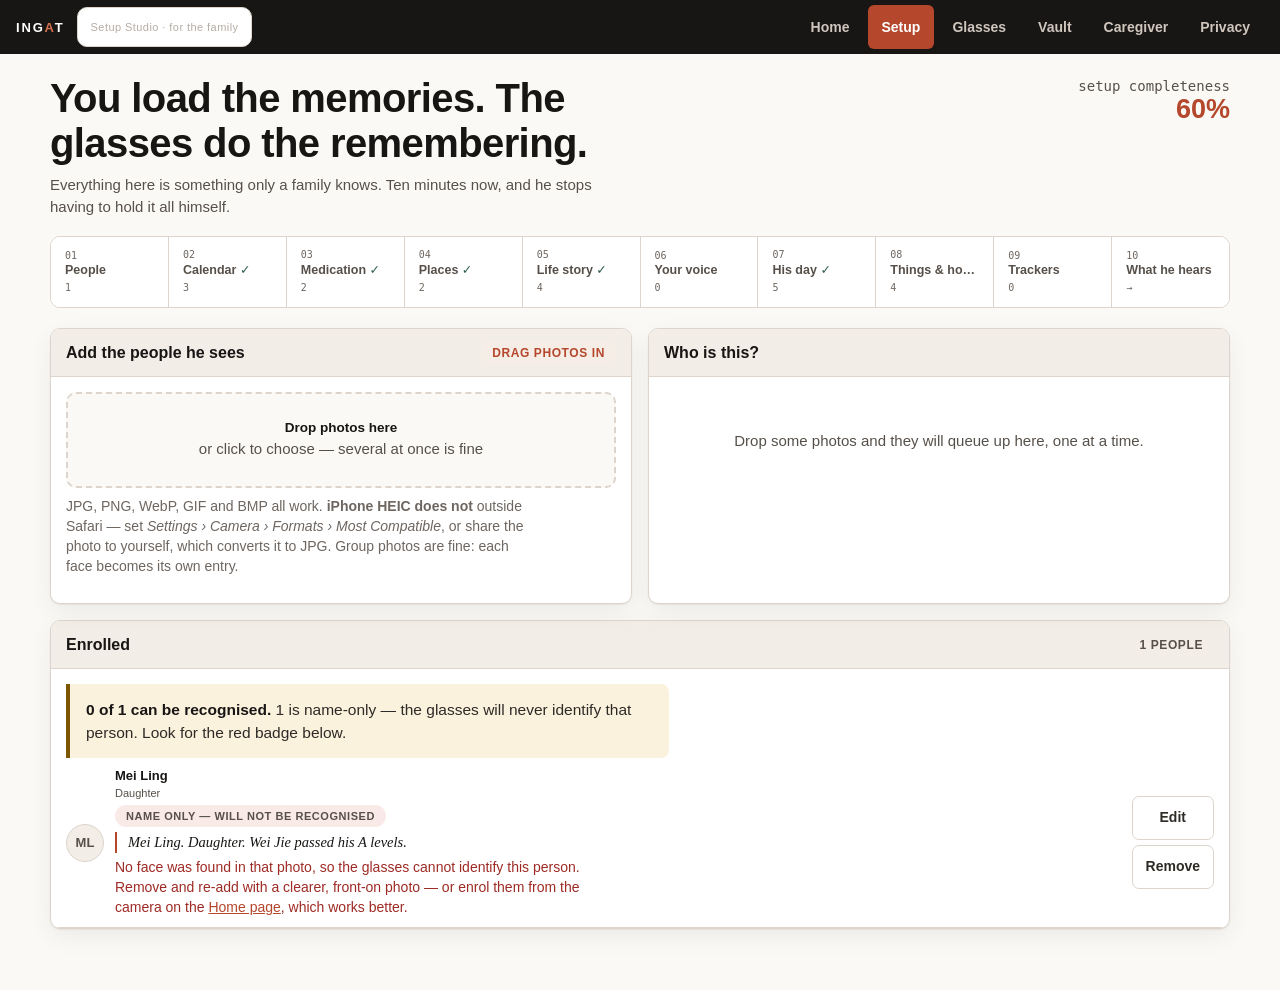
<file: family.html>
<!DOCTYPE html>
<html lang="en-SG">
<head>
<meta charset="utf-8">
<meta name="viewport" content="width=device-width,initial-scale=1">
<title>INGAT — Setup Studio</title>
<link rel="icon" href="data:image/svg+xml,<svg xmlns='http://www.w3.org/2000/svg' viewBox='0 0 32 32'><rect width='32' height='32' rx='7' fill='%23181614'/><circle cx='11' cy='16' r='5.4' fill='none' stroke='%23b4472c' stroke-width='2.4'/><circle cx='23' cy='16' r='5.4' fill='none' stroke='%23b4472c' stroke-width='2.4'/><path d='M16.4 16h-.8' stroke='%23b4472c' stroke-width='2.4'/></svg>">
<link rel="stylesheet" href="css/app.css">
</head>
<body>

<a href="#main" class="skip">Skip to content</a>
<header class="topbar">
  <div class="brand">ING<em>A</em>T</div>
  <div class="tag">Setup Studio &middot; for the family</div>
  <nav aria-label="Main">
    <a href="index.html">Home</a>
    <a href="family.html" class="on">Setup</a>
    <a href="glasses.html">Glasses</a>
    <a href="vault.html">Vault</a>
    <a href="care.html">Caregiver</a>
    <a href="privacy.html">Privacy</a>
  </nav>
</header>

<main class="wrap" id="main">

  <div class="row" style="align-items:flex-start;margin-bottom:6px">
    <div style="max-width:640px">
      <h1>You load the memories. The glasses do the remembering.</h1>
      <p class="sub">
        Everything here is something only a family knows. Ten minutes now, and he
        stops having to hold it all himself.
      </p>
    </div>
    <span class="spacer"></span>
    <div style="text-align:right">
      <div class="telemetry">setup completeness</div>
      <div style="font-size:27px;font-weight:700;color:var(--accent);line-height:1" id="pctDone">0%</div>
    </div>
  </div>

  <div class="steps" id="steps">
    <button data-p="people"><span class="n">01</span><span class="t">People</span><span class="c" id="cPeople">0</span></button>
    <button data-p="cal"><span class="n">02</span><span class="t">Calendar</span><span class="c" id="cCal">0</span></button>
    <button data-p="meds"><span class="n">03</span><span class="t">Medication</span><span class="c" id="cMeds">0</span></button>
    <button data-p="places"><span class="n">04</span><span class="t">Places</span><span class="c" id="cPlaces">0</span></button>
    <button data-p="story"><span class="n">05</span><span class="t">Life story</span><span class="c" id="cStory">0</span></button>
    <button data-p="voice"><span class="n">06</span><span class="t">Your voice</span><span class="c" id="cVoice">0</span></button>
    <button data-p="plan"><span class="n">07</span><span class="t">His day</span><span class="c" id="cPlan">0</span></button>
    <button data-p="things"><span class="n">08</span><span class="t">Things &amp; home</span><span class="c" id="cThings">0</span></button>
    <button data-p="tags"><span class="n">09</span><span class="t">Trackers</span><span class="c" id="cTags">0</span></button>
    <button data-p="preview"><span class="n">10</span><span class="t">What he hears</span><span class="c">&rarr;</span></button>
  </div>

  <!-- ================================================================ 01 -->
  <section class="pane on" id="p-people">
    <div class="grid g-2">
      <div class="card">
        <div class="hd"><h2>Add the people he sees</h2><span class="right pill a">drag photos in</span></div>
        <div class="bd">
          <div class="drop" id="drop">
            <b>Drop photos here</b>
            <span class="sub">or click to choose &mdash; several at once is fine</span>
            <input type="file" id="files" accept="image/jpeg,image/png,image/webp,image/gif,image/bmp,image/*" multiple hidden>
          </div>
          <p class="tiny" style="margin:8px 0 0">
            JPG, PNG, WebP, GIF and BMP all work. <b>iPhone HEIC does not</b> outside
            Safari &mdash; set <i>Settings &rsaquo; Camera &rsaquo; Formats &rsaquo; Most
            Compatible</i>, or share the photo to yourself, which converts it to JPG.
            Group photos are fine: each face becomes its own entry.
          </p>
          <div id="dropStatus" class="telemetry" style="margin-top:9px"></div>
          <div class="thumbs" id="thumbs" style="margin-top:12px"></div>
        </div>
      </div>

      <div class="card">
        <div class="hd"><h2>Who is this?</h2><span class="right telemetry" id="qPos"></span></div>
        <div class="bd" id="tagger">
          <div class="empty">Drop some photos and they will queue up here, one at a time.</div>
        </div>
      </div>
    </div>

    <div class="card" style="margin-top:16px">
      <div class="hd"><h2>Enrolled</h2>
        <span class="right pill" id="pplPill">0 people</span></div>
      <div class="bd" style="padding-bottom:0">
        <div class="note" id="enrolSummary"></div>
      </div>
      <div class="bd tight"><div id="pplList"></div></div>
    </div>
  </section>

  <!-- ================================================================ 02 -->
  <section class="pane" id="p-cal">
    <div class="grid g-care">
      <div class="card">
        <div class="hd">
          <button class="btn sm" id="mPrev">&larr;</button>
          <h2 id="mLabel" style="min-width:170px;text-align:center"></h2>
          <button class="btn sm" id="mNext">&rarr;</button>
          <span class="right telemetry">click a day to add something</span>
        </div>
        <div class="bd">
          <div class="cal" id="cal"></div>
          <div class="row tiny" style="margin-top:10px;gap:14px">
            <span><b style="color:var(--accent)">&#9632;</b> appointment</span>
            <span><b style="color:var(--amber)">&#9632;</b> medication, every day</span>
          </div>
        </div>
      </div>

      <div>
        <div class="card" style="margin-bottom:16px">
          <div class="hd"><h2 id="apptFormTitle">Add to the calendar</h2></div>
          <div class="bd">
            <label class="fld"><span>What is it</span>
              <input type="text" id="aTitle" placeholder="Memory clinic review"></label>
            <div class="row" style="gap:8px">
              <label class="fld" style="flex:1"><span>Date</span>
                <input type="date" id="aDate" style="font:inherit;font-size:13px;width:100%;padding:8px 10px;border:1px solid var(--rule);border-radius:7px"></label>
              <label class="fld" style="flex:0 0 108px"><span>Time</span>
                <input type="time" id="aTime" value="10:00"></label>
            </div>
            <label class="fld"><span>Where</span>
              <input type="text" id="aPlace" placeholder="Tan Tock Seng, Clinic 3B"></label>
            <label class="fld"><span>With whom</span>
              <input type="text" id="aWho" placeholder="Dr Rahim"></label>
            <label class="fld"><span>Remind him</span>
              <div class="chipbar" id="remindChips">
                <button class="chip on" data-m="1440">the day before</button>
                <button class="chip on" data-m="60">1 hour before</button>
                <button class="chip" data-m="15">15 min before</button>
              </div>
            </label>
            <button class="btn p wide" id="aAdd">Add to calendar</button>
            <div class="hr"></div>
            <div class="say-preview" id="apptPreview"></div>
          </div>
        </div>

        <div class="card">
          <div class="hd"><h2>Coming up</h2></div>
          <div class="bd tight"><div id="apptList"></div></div>
        </div>
      </div>
    </div>
  </section>

  <!-- ================================================================ 03 -->
  <section class="pane" id="p-meds">
    <div class="grid g-care">
      <div class="card">
        <div class="hd"><h2>Medication</h2>
          <span class="right telemetry">only 55.5% of Singapore's elderly are adherent</span></div>
        <div class="bd tight"><table id="medTable"></table></div>
      </div>
      <div class="card">
        <div class="hd"><h2>Add a medication</h2></div>
        <div class="bd">
          <label class="fld"><span>Name</span><input type="text" id="mName" placeholder="Donepezil"></label>
          <label class="fld"><span>Describe it the way he would</span>
            <input type="text" id="mDesc" placeholder="the white pill, with water"></label>
          <p class="tiny" style="margin:-4px 0 10px">
            Not the dosage &mdash; the <b>appearance</b>. He is looking at a pill box, not a prescription.
          </p>
          <label class="fld"><span>Time</span><input type="time" id="mTime" value="13:00"></label>
          <button class="btn p wide" id="mAdd">Add medication</button>
          <div class="hr"></div>
          <div class="say-preview" id="medPreview"></div>
          <p class="tiny" style="margin:10px 0 0">
            If he does not confirm within 15 minutes he is asked once more, then it
            goes to you. <b>Once more, not repeatedly</b> &mdash; nagging someone who
            has already taken it teaches him to distrust himself.
          </p>
        </div>
      </div>
    </div>
  </section>

  <!-- ================================================================ 04 -->
  <section class="pane" id="p-places">
    <div class="grid g-care">
      <div class="card">
        <div class="hd"><h2>Places he should not have to work out</h2></div>
        <div class="bd tight"><div id="placeList"></div></div>
      </div>
      <div class="card">
        <div class="hd"><h2>Add a place</h2></div>
        <div class="bd">
          <label class="fld"><span>Place</span><input type="text" id="plLabel" placeholder="Lift lobby"></label>
          <label class="fld"><span>What he should hear there</span>
            <textarea id="plSay" placeholder="This is the lift lobby. Your flat is on the seventh floor, unit 12."></textarea></label>
          <button class="btn p wide" id="plAdd">Add place</button>
          <div class="hr"></div>
          <div class="say-preview" id="placePreview"></div>
          <p class="tiny" style="margin:10px 0 0">
            Give the answer, not the question. Never <i>&ldquo;do you remember where
            you live?&rdquo;</i> &mdash; that is a test, and he will fail it in public.
          </p>
        </div>
      </div>
    </div>
  </section>

  <!-- ================================================================ 05 -->
  <section class="pane" id="p-story">
    <div class="grid g-care">
      <div class="card">
        <div class="hd"><h2>His life</h2><span class="right pill" id="storyPill">0</span></div>
        <div class="bd tight"><div id="storyList"></div></div>
      </div>
      <div class="card">
        <div class="hd"><h2>Add a memory</h2></div>
        <div class="bd">
          <label class="fld"><span>Kind</span>
            <select id="stKind">
              <option value="work">Work</option>
              <option value="home">Home &amp; growing up</option>
              <option value="song">A song</option>
              <option value="event">An event</option>
            </select></label>
          <label class="fld"><span>Short name</span>
            <input type="text" id="stLabel" placeholder="Textile factory, Chinatown"></label>
          <label class="fld"><span>One or two sentences</span>
            <textarea id="stDetail" placeholder="You cut cloth there for thirty-one years."></textarea></label>
          <button class="btn p wide" id="stAdd">Add memory</button>
          <div class="hr"></div>
          <div class="say-preview" id="storyPreview"></div>
          <p class="tiny" style="margin:10px 0 0">
            One of these is played each afternoon after 3pm, rotating. Late afternoon
            is when restlessness builds. Across fourteen randomised trials, reminiscence
            therapy showed a significant cognitive effect <b>only when delivered
            one-to-one</b> &mdash; which is the thing a device can do and a rota of
            visitors cannot.
          </p>
        </div>
      </div>
    </div>
  </section>

  <!-- ================================================================ 06 -->
  <section class="pane" id="p-voice">
    <div class="grid g-2">
      <div class="card">
        <div class="hd"><h2>Record it in your own voice</h2><span class="right pill a">optional, high value</span></div>
        <div class="bd">
          <p class="sub">
            A familiar voice is recognised faster than a synthetic one, is harder to
            ignore, and is calming rather than clinical. Record the line you would
            actually say.
          </p>
          <label class="fld"><span>Whose prompt</span><select id="vPerson"></select></label>
          <div class="voice" id="vScript" style="margin-bottom:14px">
            <span class="say-mark">read this aloud</span>
            Choose someone above.
          </div>
          <div class="row">
            <button class="btn k" id="vRec">&#9679; Start recording</button>
            <button class="btn" id="vPlay" disabled>Play back</button>
            <button class="btn" id="vDel" disabled>Delete</button>
            <span class="telemetry" id="vStatus"></span>
          </div>
          <audio id="vAudio" style="display:none"></audio>
          <p class="tiny" style="margin:12px 0 0">
            Stored on this device only, never uploaded. If no recording exists for
            someone, the glasses fall back to the synthetic voice.
          </p>
        </div>
      </div>
      <div class="card">
        <div class="hd"><h2>Recorded</h2></div>
        <div class="bd tight"><div id="voiceList"></div></div>
      </div>
    </div>
  </section>

  <!-- ================================================================ 07 -->
  <section class="pane" id="p-plan">
    <div class="grid g-care">
      <div class="card">
        <div class="hd"><h2>His day</h2>
          <span class="right telemetry" id="planSummary"></span></div>
        <div class="bd">
          <p class="sub" style="margin-top:0">
            Not a to-do list &mdash; a to-do list has to be <i>remembered</i>, which is the
            whole problem. Each of these is spoken at the moment it matters, once, and
            never again if he has already done it.
          </p>
          <div class="day" id="dayLine"></div>
        </div>
      </div>

      <div>
        <div class="card" style="margin-bottom:16px">
          <div class="hd"><h2 id="planFormTitle">Add to his day</h2></div>
          <div class="bd">
            <div class="row" style="gap:8px">
              <label class="fld" style="flex:0 0 100px"><span>Time</span>
                <input type="time" id="plTime" value="10:00"></label>
              <label class="fld" style="flex:1"><span>What</span>
                <input type="text" id="plTitle" placeholder="Water the plants"></label>
            </div>
            <label class="fld"><span>Say a bit more &mdash; in your words, not instructions</span>
              <textarea id="plDetail" placeholder="The ones on the corridor, not the balcony."></textarea></label>
            <label class="fld"><span>Kind</span>
              <div class="chipbar" id="planKinds">
                <button class="chip on" data-k="task">Task</button>
                <button class="chip" data-k="meal">Meal</button>
                <button class="chip" data-k="move">Moving about</button>
                <button class="chip" data-k="social">People</button>
                <button class="chip" data-k="rest">Rest</button>
              </div>
            </label>
            <button class="btn p wide" id="plAdd2">Add to his day</button>
            <div class="hr"></div>
            <div class="say-preview" id="planPreview"></div>
          </div>
        </div>

        <div class="card">
          <div class="hd"><h2>A good day has gaps in it</h2></div>
          <div class="bd">
            <p class="tiny" style="margin:0">
              Four or five things is plenty. A packed day is not a supportive day &mdash;
              it is a day full of moments to fail at, and every prompt he does not act on
              teaches him that the glasses are noise. If in doubt, take one out.
            </p>
          </div>
        </div>
      </div>
    </div>
  </section>

  <!-- ================================================================ 08 -->
  <section class="pane" id="p-things">
    <div class="grid g-2">
      <div class="card">
        <div class="hd"><h2>Things he puts down and cannot find</h2></div>
        <div class="bd">
          <p class="sub" style="margin-top:0">
            He asks the glasses <i>&ldquo;where is my wallet?&rdquo;</i> and they answer.
            Give each thing a <b>home</b> &mdash; where it belongs &mdash; and the glasses
            fall back to that whenever they have not seen it recently.
          </p>
          <div class="row" style="gap:8px">
            <label class="fld" style="flex:1"><span>Thing</span>
              <input type="text" id="oName" placeholder="wallet"></label>
            <label class="fld" style="flex:0 0 90px"><span>Tagged?</span>
              <select id="oTag"><option value="1">Yes</option><option value="0">No</option></select></label>
          </div>
          <label class="fld"><span>Where it lives</span>
            <input type="text" id="oHome" placeholder="the drawer by the door"></label>
          <button class="btn p wide" id="oAdd">Add</button>
          <div class="hr"></div>
          <div class="say-preview" id="objPreview"></div>
          <p class="tiny" style="margin:10px 0 0">
            The six that matter in dementia are almost always the same: <b>keys, wallet,
            phone, walking stick, spectacles case, TV remote</b>. A UWB tag on each makes
            the answer exact and works inside a drawer; untagged things fall back to
            their home.
          </p>
        </div>
      </div>

      <div>
        <div class="card" style="margin-bottom:16px">
          <div class="hd"><h2>Things</h2><span class="right pill" id="objPill">0</span></div>
          <div class="bd tight"><div id="objList"></div></div>
        </div>

        <div class="card">
          <div class="hd"><h2>Safe zone</h2>
            <span class="right pill" id="zonePill">not set</span></div>
          <div class="bd">
            <p class="sub" style="margin-top:0">
              Not a map with a dot on it. A circle around home: if he leaves it you are
              told, and <b>he</b> is told which way home is. That is the difference
              between watching him and helping him.
            </p>
            <div class="row" style="gap:8px;margin-bottom:10px">
              <label class="fld" style="flex:1;margin:0"><span>Name</span>
                <input type="text" id="zLabel" value="Home" placeholder="Home"></label>
              <label class="fld" style="flex:0 0 110px;margin:0"><span>Radius (m)</span>
                <input type="text" id="zRadius" value="250"></label>
            </div>
            <button class="btn p wide" id="zSet">Use my location as the centre</button>
            <div class="telemetry" id="zStatus" style="margin-top:9px"></div>
            <div id="zList" style="margin-top:10px"></div>
            <p class="tiny" style="margin:10px 0 0">
              Needs a real location fix, so do this on the phone, outdoors or by a window.
              Location is a separate consent &mdash; grant it in the
              <a href="privacy.html">Trust Centre</a>.
            </p>
          </div>
        </div>
      </div>
    </div>
  </section>

  <!-- ================================================================ 09 -->
  <section class="pane" id="p-tags">
    <div class="grid g-care">
      <div class="card">
        <div class="hd"><h2>Trackers</h2>
          <span class="right pill" id="btStatus">checking&hellip;</span></div>
        <div class="bd">
          <p class="sub" style="margin-top:0">
            Clip a Bluetooth tag to the things he loses. When he asks
            <i>&ldquo;where is my wallet?&rdquo;</i> the glasses <b>ring the tag</b> and tell
            him where to listen. A sound finds a wallet under a cushion faster than any
            description.
          </p>
          <div class="tags" id="tagGrid"></div>
          <div id="tagMsg" class="telemetry" style="margin-top:11px"></div>
        </div>
      </div>

      <div>
        <div class="card" style="margin-bottom:16px">
          <div class="hd"><h2>Add a tracker</h2></div>
          <div class="bd">
            <label class="fld"><span>What is it on</span>
              <input type="text" id="tName" placeholder="wallet"></label>
            <label class="fld"><span>Where it usually lives</span>
              <input type="text" id="tHome" placeholder="the drawer by the door"></label>
            <button class="btn p wide" id="tPair">Pair a Bluetooth tag</button>
            <p class="tiny" style="margin:9px 0 0">
              Your browser will show its own list of nearby devices &mdash; we never see
              anything you do not choose. Pairing has to be started by a tap, every time;
              a web page is not allowed to scan quietly in the background, which is
              exactly as it should be.
            </p>
          </div>
        </div>

        <div class="card">
          <div class="hd"><h2>What is honestly possible</h2></div>
          <div class="bd tight">
            <table>
              <tr><td style="width:52%">Ring a real BLE tag</td><td><span class="pill g">Yes</span></td></tr>
              <tr><td>Chrome / Edge, Android, Windows, macOS</td><td><span class="pill g">Yes</span></td></tr>
              <tr><td>Safari, iPhone, iPad</td><td><span class="pill r">No API</span></td></tr>
              <tr><td>AirTag or Tile</td><td><span class="pill r">Locked</span></td></tr>
              <tr><td>Background scanning</td><td><span class="pill r">Not allowed</span></td></tr>
            </table>
            <p class="tiny" style="margin:11px 15px 14px">
              On the real glasses this is native Bluetooth and none of these limits apply.
              In a browser we say plainly when a ring is simulated &mdash; a fake success
              you cannot tell from a real one is the worst thing a demo can contain.
            </p>
          </div>
        </div>
      </div>
    </div>
  </section>

  <!-- ================================================================ 10 -->
  <section class="pane" id="p-preview">
    <div class="card" style="margin-bottom:16px">
      <div class="hd"><h2>His day, as he will hear it</h2>
        <button class="btn sm right" id="playAll">Play the whole day</button></div>
      <div class="bd"><div id="dayPreview" class="stack"></div></div>
    </div>

    <div class="grid g-2">
      <div class="card">
        <div class="hd"><h2>Ready?</h2></div>
        <div class="bd">
          <div id="readiness"></div>
        </div>
      </div>
      <div class="card">
        <div class="hd"><h2>Before you finish</h2></div>
        <div class="bd">
          <div class="note">
            <b>Consent is not done yet.</b> Enrolling a face creates biometric data
            about a real person. Go to the
            <a href="privacy.html">Privacy &amp; Trust Centre</a> and record consent
            properly &mdash; with him, not just about him.
          </div>
          <div class="row" style="margin-top:12px">
            <a class="btn p" href="privacy.html">Record consent</a>
            <a class="btn" href="glasses.html">Try the glasses</a>
          </div>
        </div>
      </div>
    </div>
  </section>

</main>

<script src="js/face-api.min.js"></script>
<script src="js/store.js"></script>
<script src="js/speech.js"></script>
<script src="js/vision.js"></script>
<script src="js/cues.js"></script>
<script src="js/cti.js"></script>
<script src="js/maas.js"></script>
<script src="js/recall.js"></script>
<script src="js/geo.js"></script>
<script src="js/tags.js"></script>
<script src="js/vault.js"></script>
<script src="js/schedule.js"></script>
<script>
Store.load(); Store.listen(); Speech.init();
const $ = id => document.getElementById(id);
const esc = s => (s || '').replace(/[&<>"]/g, c => ({'&':'&amp;','<':'&lt;','>':'&gt;','"':'&quot;'}[c]));
/* Announce to a screen reader. A save that changes nothing visible above the
   fold is a save that a non-sighted user cannot tell happened. */
const say = m => { const l = $('live'); if (l) l.textContent = m; };

/* ------------------------------------------------------------ nav */
$('steps').addEventListener('click', e => {
  const b = e.target.closest('button[data-p]'); if (!b) return;
  document.querySelectorAll('.steps button').forEach(x => x.classList.remove('on'));
  document.querySelectorAll('.pane').forEach(x => x.classList.remove('on'));
  b.classList.add('on');
  $('p-' + b.dataset.p).classList.add('on');
  if (b.dataset.p === 'preview') renderPreview();
  if (b.dataset.p === 'cal') renderCal();
});

/* a small reusable "this is what he will hear" block, in the voice serif */
function sayPreview(el, text) {
  if (!text) { el.innerHTML = ''; return; }
  el.innerHTML = `<div class="voice sm"><span class="say-mark">he will hear</span>${esc(text)}</div>
    <button class="btn sm" style="margin-top:8px" data-speak="1">Hear it</button>`;
  el.querySelector('[data-speak]').onclick = () => Speech.say(text, { tag: 'preview' });
}

/* ============================================================== 01 PEOPLE */
let queue = [];
let scanAbort = null;

$('drop').onclick = () => $('files').click();
['dragenter','dragover'].forEach(t => $('drop').addEventListener(t, e => {
  e.preventDefault(); $('drop').classList.add('over');
}));
['dragleave','drop'].forEach(t => $('drop').addEventListener(t, e => {
  e.preventDefault(); $('drop').classList.remove('over');
}));
$('drop').addEventListener('drop', e => intake([...e.dataTransfer.files]));
$('files').onchange = e => intake([...e.target.files]);

async function intake(files) {
  const imgs = files.filter(f => f.type.startsWith('image/'));
  if (!imgs.length) return;
  $('dropStatus').innerHTML = `loading the face model&hellip; <span style="color:var(--faint)">first time only, 6.5&nbsp;MB from disk</span>`;
  try {
    await Vision.loadModels((n, i, t) => {
      $('dropStatus').innerHTML = `loading <b>${n}</b> ${i + 1}/${t}&hellip;`;
    });
  } catch (err) {
    $('dropStatus').innerHTML = `<span style="color:var(--red)">${err.message}</span>`;
    return;
  }

  const t0 = performance.now();
  let faceCount = 0, emptyPhotos = 0, groupPhotos = 0, timedOut = 0;
  const errors = [];
  scanAbort = { aborted: false };
  const myAbort = scanAbort;

  const status = (i, verb, extra = '') => {
    const pct = Math.round(i / imgs.length * 100);
    const secs = ((performance.now() - t0) / 1000).toFixed(0);
    $('dropStatus').innerHTML =
      `<div class="bar" style="margin-bottom:5px"><i style="width:${pct}%"></i></div>`
      + `${verb} <b>${i + 1}/${imgs.length}</b> &mdash; ${esc(imgs[i].name.slice(0, 26))}`
      + ` <span class="tiny">${secs}s elapsed${extra}</span>`
      + ` <button class="btn sm" id="cancelScan" style="margin-left:8px">Cancel</button>`;
    const cb = $('cancelScan');
    if (cb) cb.onclick = () => { myAbort.aborted = true; };
  };

  for (let i = 0; i < imgs.length; i++) {
    if (myAbort.aborted) break;
    status(i, 'opening');

    const loaded = await Vision.loadImage(imgs[i]);
    if (loaded.error) {
      errors.push(`${imgs[i].name.slice(0, 22)}: ${loaded.error}`);
      continue;
    }

    status(i, 'looking for faces in', Vision.backend === 'cpu' ? ' · CPU, slower' : '');
    await new Promise(r => setTimeout(r, 0));   // let the browser paint

    const dataUrl = loaded.thumb;
    let faces = [];
    try {
      faces = await Vision.facesFromImage(loaded.img, { signal: myAbort });
    } catch (e) {
      if (/cancelled/.test(e.message)) break;
      console.warn('facesFromImage', e);
      if (/timeout/.test(e.message)) timedOut++;
    }

    if (!faces.length) {
      // keep it in the queue so they can still add the person by name
      emptyPhotos++;
      queue.push({ id: 'q' + Math.random().toString(36).slice(2, 8), photo: dataUrl,
                   descriptor: null, name: imgs[i].name, attempt: null,
                   faceIndex: 0, faceTotal: 0 });
      continue;
    }

    // A group photo becomes one queue entry PER face, each showing a crop of
    // that face, so the caregiver always knows exactly who they are naming.
    if (faces.length > 1) groupPhotos++;
    faces.forEach((f, k) => {
      faceCount++;
      queue.push({
        id: 'q' + Math.random().toString(36).slice(2, 8),
        photo: f.crop || dataUrl,        // the crop is what gets stored
        full: dataUrl,                   // the original, for context
        descriptor: f.descriptor,
        name: imgs[i].name,
        attempt: f.attempt,
        score: f.score,
        faceIndex: k + 1,
        faceTotal: faces.length,
      });
    });
  }

  const ms = Math.round(performance.now() - t0);
  const done = queue.length ? imgs.length : 0;
  const per = imgs.length ? Math.round(ms / imgs.length) : 0;
  $('dropStatus').innerHTML =
    (myAbort.aborted ? `<span style="color:var(--amber)"><b>Cancelled.</b> Keeping what was found so far.</span><br>` : '')
    + `<b>${faceCount}</b> face${faceCount === 1 ? '' : 's'} found across ${imgs.length} photo${imgs.length === 1 ? '' : 's'}`
    + ` &middot; ${(ms / 1000).toFixed(1)}s total, ${per}ms each &middot; backend <b>${Vision.backend}</b>`
    + (Vision.backend === 'cpu' ? ` <span style="color:var(--amber)">(CPU &mdash; roughly 20x slower than the GPU path)</span>` : '')
    + (groupPhotos ? `<br><span style="color:var(--green)">${groupPhotos} group photo${groupPhotos === 1 ? '' : 's'} split into separate people &mdash; name each one.</span>` : '')
    + (timedOut ? `<br><span style="color:var(--red)">${timedOut} timed out</span> and were skipped rather than left hanging. Try them one at a time, or use a smaller photo.` : '')
    + (emptyPhotos ? `<br><span style="color:var(--red)">${emptyPhotos} with no face found.</span> Front-on, well lit, face at least ~100px across works best.` : '')
    + (errors.length ? `<br><span style="color:var(--red)">${errors.length} could not be opened:</span><br>` + errors.map(e => `<span class="tiny">${esc(e)}</span>`).join('<br>') : '');
  scanAbort = null;
  renderThumbs(); renderTagger();
}

function renderThumbs() {
  $('thumbs').innerHTML = queue.map(q => `
    <div class="thumb ${q.descriptor ? '' : 'bad'}">
      <img src="${q.photo}" alt="">
      ${q.descriptor ? '' : '<div class="flag">NO FACE FOUND</div>'}
      ${q.faceTotal > 1 ? `<div class="flag" style="background:var(--green);bottom:auto;top:0">FACE ${q.faceIndex} OF ${q.faceTotal}</div>` : ''}
      <button class="x" data-q="${q.id}" title="Remove">&times;</button>
      <div class="meta"><b>${esc(q.name.slice(0, 16))}</b><span>${
        q.descriptor ? (q.attempt > 1 ? `ready · pass ${q.attempt}` : 'ready') : 'cannot recognise'
      }</span></div>
    </div>`).join('');
  $('thumbs').querySelectorAll('[data-q]').forEach(b => b.onclick = () => {
    queue = queue.filter(x => x.id !== b.dataset.q); renderThumbs(); renderTagger();
  });
}

function renderTagger() {
  const q = queue[0];
  $('qPos').textContent = queue.length ? `1 of ${queue.length}` : '';
  if (!q) {
    $('tagger').innerHTML = `<div class="empty">Queue empty. Drop more photos on the left.</div>`;
    return;
  }
  $('tagger').innerHTML = `
    ${q.faceTotal > 1 ? `
      <div class="note g" style="margin-bottom:12px">
        <b>This photo has ${q.faceTotal} people in it.</b> We split them out so you
        name each face separately &mdash; you are naming <b>face ${q.faceIndex} of
        ${q.faceTotal}</b>, shown large on the left below. Check it is who you think
        before you type.
      </div>
      <div class="row" style="gap:10px;align-items:flex-start;margin-bottom:12px">
        <img src="${q.photo}" style="width:150px;height:150px;object-fit:cover;border-radius:8px;border:2px solid var(--accent);flex:0 0 auto">
        <div style="flex:1;min-width:0">
          <div class="telemetry" style="margin-bottom:5px">the photo it came from</div>
          <img src="${q.full}" style="width:100%;max-height:130px;object-fit:cover;border-radius:8px;border:1px solid var(--rule)">
        </div>
      </div>`
    : `<img src="${q.photo}" style="width:100%;max-height:190px;object-fit:cover;border-radius:8px;border:1px solid var(--rule);margin-bottom:12px">`}
    ${q.descriptor ? '' : `<div class="note w" style="margin-bottom:12px">
      <b>No face detected in this photo.</b> You can still add them &mdash; they will
      appear in the library and in his life story &mdash; but the glasses will not be
      able to recognise them. A clear, front-on, well-lit photo works best.</div>`}
    <label class="fld"><span>Name</span><input type="text" id="tName" placeholder="Mei Ling"></label>
    <label class="fld"><span>Relationship, as he would say it</span>
      <input type="text" id="tRel" placeholder="Your daughter"></label>
    <label class="fld"><span>One thing you did together</span>
      <textarea id="tMem" placeholder="She came last Sunday and brought kaya toast"></textarea></label>
    <div id="tPrev" style="margin-bottom:12px"></div>
    <div class="row">
      <button class="btn p" id="tSave">Add to his memory</button>
      <button class="btn" id="tSkip">Skip this photo</button>
    </div>`;

  const upd = () => {
    const n = $('tName').value.trim(); if (!n) { $('tPrev').innerHTML = ''; return; }
    sayPreview($('tPrev'), Cues.fullPrompt({ name: n, relation: $('tRel').value.trim(), memory: $('tMem').value.trim() }));
  };
  ['tName','tRel','tMem'].forEach(i => $(i).oninput = upd);

  $('tSave').onclick = () => {
    const name = $('tName').value.trim();
    if (!name) { $('tName').focus(); return; }
    Store.addPerson({ name, relation: $('tRel').value.trim(), memory: $('tMem').value.trim(),
                      photo: q.photo, descriptor: q.descriptor });
    Store.audit('person.enrol', `${name}${q.descriptor ? ' (with face descriptor)' : ' (no descriptor)'}`);
    queue.shift(); renderThumbs(); renderTagger(); render();
  };
  $('tSkip').onclick = () => { queue.shift(); renderThumbs(); renderTagger(); };
}

/* ============================================================== 02 CALENDAR */
let calMonth = new Date(); calMonth.setDate(1);
let remindSel = [1440, 60];

$('remindChips').onclick = e => {
  const c = e.target.closest('.chip'); if (!c) return;
  c.classList.toggle('on');
  remindSel = [...$('remindChips').querySelectorAll('.chip.on')].map(x => +x.dataset.m);
};
$('mPrev').onclick = () => { calMonth.setMonth(calMonth.getMonth() - 1); renderCal(); };
$('mNext').onclick = () => { calMonth.setMonth(calMonth.getMonth() + 1); renderCal(); };

function renderCal() {
  $('mLabel').textContent = calMonth.toLocaleDateString('en-GB', { month: 'long', year: 'numeric' });
  const first = new Date(calMonth.getFullYear(), calMonth.getMonth(), 1);
  const start = new Date(first); start.setDate(1 - ((first.getDay() + 6) % 7));  // Monday-first
  const today = new Date(); today.setHours(0,0,0,0);

  let html = ['Mon','Tue','Wed','Thu','Fri','Sat','Sun'].map(d => `<div class="dow">${d}</div>`).join('');
  for (let i = 0; i < 42; i++) {
    const d = new Date(start); d.setDate(start.getDate() + i);
    const out = d.getMonth() !== calMonth.getMonth();
    const isToday = d.getTime() === today.getTime();
    const appts = Store.s.appointments.filter(a => new Date(a.when).toDateString() === d.toDateString());
    html += `<div class="day ${out ? 'out' : ''} ${isToday ? 'today' : ''}" data-day="${d.toISOString().slice(0,10)}">
      <div class="d">${d.getDate()}</div>
      ${appts.map(a => `<button class="ev appt" data-appt="${a.id}" title="${esc(a.title)}">${Fmt.hm(a.when)} ${esc(a.title)}</button>`).join('')}
      ${!out && isToday ? Store.s.meds.map(m => `<button class="ev med" data-med="${m.id}">${m.time} ${esc(m.name)}</button>`).join('') : ''}
    </div>`;
  }
  $('cal').innerHTML = html;
  $('cal').querySelectorAll('[data-day]').forEach(el => el.onclick = e => {
    if (e.target.closest('[data-appt],[data-med]')) return;
    $('aDate').value = el.dataset.day; $('aTitle').focus();
  });
  $('cal').querySelectorAll('[data-appt]').forEach(b => b.onclick = () => {
    const a = Store.s.appointments.find(x => x.id === b.dataset.appt);
    if (a && confirm(`Remove "${a.title}"?`)) { Store.removeAppointment(a.id); render(); renderCal(); }
  });
  renderApptList();
}

function renderApptList() {
  const up = Store.upcoming(8);
  $('apptList').innerHTML = up.length ? up.map(a => `
    <div class="prow">
      <div class="who">
        <b>${esc(a.title)}</b>
        <span class="telemetry">${new Date(a.when).toLocaleDateString('en-GB',{weekday:'short',day:'numeric',month:'short'})} ${Fmt.hm(a.when)}${a.place ? ' · ' + esc(a.place) : ''}</span>
        <div class="tiny" style="margin-top:3px">reminds ${(a.remind||[]).map(m => m>=1440?'1 day':m>=60?(m/60)+'h':m+'m').join(', ') || 'never'} before</div>
      </div>
      <button class="btn sm" data-del="${a.id}">Remove</button>
    </div>`).join('') : `<div class="empty">Nothing coming up.</div>`;
  $('apptList').querySelectorAll('[data-del]').forEach(b => b.onclick = () => {
    Store.removeAppointment(b.dataset.del); render(); renderCal();
  });
}

function apptPrev() {
  const t = $('aTitle').value.trim(); if (!t) { $('apptPreview').innerHTML = ''; return; }
  let s = `${t} in 1 hour`;
  if ($('aPlace').value.trim()) s += `, at ${$('aPlace').value.trim()}`;
  if ($('aWho').value.trim()) s += `, with ${$('aWho').value.trim()}`;
  sayPreview($('apptPreview'), s + '.');
}
['aTitle','aPlace','aWho'].forEach(i => $(i).oninput = apptPrev);

$('aAdd').onclick = () => {
  const title = $('aTitle').value.trim();
  const date = $('aDate').value, time = $('aTime').value;
  if (!title || !date) { alert('A name and a date, at least.'); return; }
  Store.addAppointment({
    title, when: new Date(date + 'T' + (time || '10:00')).getTime(),
    place: $('aPlace').value.trim(), withWhom: $('aWho').value.trim(),
    remind: remindSel.slice(), notes: '',
  });
  Store.save();
  $('aTitle').value = $('aPlace').value = $('aWho').value = '';
  $('apptPreview').innerHTML = '';
  renderCal(); render();
};

/* ============================================================== 03 MEDS */
function medPrev() {
  const n = $('mName').value.trim(); if (!n) { $('medPreview').innerHTML = ''; return; }
  sayPreview($('medPreview'), `It is ${($('mTime').value||'').replace(':',' ')}. Time for your ${n}, ${$('mDesc').value.trim() || 'your tablet'}.`);
}
['mName','mDesc','mTime'].forEach(i => $(i).oninput = medPrev);
$('mAdd').onclick = () => {
  const name = $('mName').value.trim(); if (!name) return;
  Store.addMed({ name, desc: $('mDesc').value.trim(), time: $('mTime').value });
  Store.save(); $('mName').value = $('mDesc').value = ''; $('medPreview').innerHTML = ''; render();
};

/* ============================================================== 04 PLACES */
function placePrev() { sayPreview($('placePreview'), $('plSay').value.trim()); }
$('plSay').oninput = placePrev;
$('plAdd').onclick = () => {
  const label = $('plLabel').value.trim(), say = $('plSay').value.trim();
  if (!label || !say) return;
  Store.addPlace({ label, say }); Store.save();
  $('plLabel').value = $('plSay').value = ''; $('placePreview').innerHTML = ''; render();
};

/* ============================================================== 05 STORY */
function storyPrev() {
  const l = $('stLabel').value.trim(); if (!l) { $('storyPreview').innerHTML = ''; return; }
  sayPreview($('storyPreview'), `Do you remember — ${l}. ${$('stDetail').value.trim()}`);
}
['stLabel','stDetail'].forEach(i => $(i).oninput = storyPrev);
$('stAdd').onclick = () => {
  const label = $('stLabel').value.trim(); if (!label) return;
  Store.addStory({ kind: $('stKind').value, label, detail: $('stDetail').value.trim() });
  Store.save(); $('stLabel').value = $('stDetail').value = ''; $('storyPreview').innerHTML = ''; render();
};

/* ============================================================== 06 VOICE */
let rec = null, chunks = [], recTimer = null;

$('vPerson').onchange = () => {
  const p = Store.person($('vPerson').value);
  $('vScript').innerHTML = p
    ? `<span class="say-mark">read this aloud</span>${esc(Cues.fullPrompt(p))}`
    : `<span class="say-mark">read this aloud</span>Choose someone above.`;
  const has = !!Store.s.voices[$('vPerson').value];
  $('vPlay').disabled = !has; $('vDel').disabled = !has;
  $('vStatus').textContent = has ? 'recording saved' : 'no recording yet';
};

$('vRec').onclick = async () => {
  if (rec && rec.state === 'recording') { rec.stop(); return; }
  const id = $('vPerson').value; if (!id) { alert('Choose whose prompt first.'); return; }
  try {
    const stream = await navigator.mediaDevices.getUserMedia({ audio: true });
    rec = new MediaRecorder(stream); chunks = [];
    rec.ondataavailable = e => chunks.push(e.data);
    rec.onstop = () => {
      stream.getTracks().forEach(t => t.stop());
      clearInterval(recTimer);
      const blob = new Blob(chunks, { type: rec.mimeType || 'audio/webm' });
      const fr = new FileReader();
      fr.onload = () => {
        Store.s.voices[id] = fr.result; Store.save();
        Store.audit('voice.record', `prompt recorded for ${Store.person(id)?.name || id}`);
        $('vRec').textContent = '● Start recording'; $('vRec').className = 'btn k';
        $('vPerson').onchange(); render();
      };
      fr.readAsDataURL(blob);
    };
    rec.start();
    let t = 0;
    recTimer = setInterval(() => { $('vStatus').textContent = `recording… ${++t}s`; }, 1000);
    $('vRec').textContent = '■ Stop'; $('vRec').className = 'btn p';
  } catch (e) {
    $('vStatus').textContent = 'Microphone blocked: ' + e.message;
  }
};
$('vPlay').onclick = () => {
  const src = Store.s.voices[$('vPerson').value]; if (!src) return;
  $('vAudio').src = src; $('vAudio').play();
};
$('vDel').onclick = () => {
  delete Store.s.voices[$('vPerson').value]; Store.save();
  Store.audit('voice.delete', $('vPerson').value); $('vPerson').onchange(); render();
};

/* ============================================================== 07 HIS DAY */
let planKind = 'task';
$('planKinds').onclick = e => {
  const c = e.target.closest('.chip'); if (!c) return;
  $('planKinds').querySelectorAll('.chip').forEach(x => x.classList.remove('on'));
  c.classList.add('on');
  planKind = c.dataset.k;
};
function planPrev() {
  const t = $('plTitle').value.trim(); if (!t) { $('planPreview').innerHTML = ''; return; }
  const d = $('plDetail').value.trim();
  sayPreview($('planPreview'), d ? `${t}. ${d}` : `${t}.`);
}
['plTitle','plDetail'].forEach(i => $(i).oninput = planPrev);
$('plAdd2').onclick = () => {
  const title = $('plTitle').value.trim();
  if (!title) { $('plTitle').focus(); return; }
  Store.addPlan({ time: $('plTime').value || '10:00', title,
                  detail: $('plDetail').value.trim(), kind: planKind });
  $('plTitle').value = $('plDetail').value = ''; $('planPreview').innerHTML = '';
  render();
};

const KIND_GLYPH = { meal: '\u{1F35A}', move: '\u{1F6B6}', task: '\u{2714}', social: '\u{1F465}', rest: '\u{1F634}' };

function renderDay() {
  const now = new Date();
  const mins = now.getHours() * 60 + now.getMinutes();
  const toM = t => { const [h, m] = (t || '00:00').split(':').map(Number); return h * 60 + m; };
  const items = Store.planToday();

  // which item is "now" — the most recent one that has already come round
  let nowId = null;
  items.forEach(p => { if (toM(p.time) <= mins) nowId = p.id; });

  $('dayLine').innerHTML = items.length ? items.map(p => {
    const done = Store.planDoneToday(p);
    return `<div class="slot ${p.id === nowId ? 'now' : ''} ${done ? 'done' : ''}">
      <span class="at">${esc(p.time)}</span>
      <span class="knot"></span>
      <div class="card2">
        <span class="kind ${p.kind || 'task'}">${esc(p.kind || 'task')}</span>
        <h3>${esc(p.title)}</h3>
        ${p.detail ? `<p>${esc(p.detail)}</p>` : ''}
        <div class="acts">
          <button class="btn sm" data-say="${esc(p.detail ? p.title + '. ' + p.detail : p.title + '.')}">Hear it</button>
          <button class="btn sm" data-pdone="${p.id}">${done ? 'Not done after all' : 'Mark done'}</button>
          <button class="btn sm" data-prm="${p.id}">Remove</button>
        </div>
      </div>
    </div>`;
  }).join('') : `<div class="empty">Nothing planned yet. Four or five things is plenty.</div>`;

  $('dayLine').querySelectorAll('[data-say]').forEach(b => b.onclick = () => Speech.say(b.dataset.say, { tag: 'plan' }));
  $('dayLine').querySelectorAll('[data-pdone]').forEach(b => b.onclick = () => {
    const p = Store.s.plan.find(x => x.id === b.dataset.pdone);
    if (Store.planDoneToday(p)) { p.done = null; Store.save(); } else Store.markPlanDone(p.id);
    render();
  });
  $('dayLine').querySelectorAll('[data-prm]').forEach(b => b.onclick = () => {
    Store.removePlan(b.dataset.prm); render();
  });

  const doneN = items.filter(p => Store.planDoneToday(p)).length;
  $('planSummary').textContent = items.length ? `${doneN} of ${items.length} done today` : '';
}

/* ============================================================== 09 TRACKERS */
async function renderTags() {
  const ok = await Tags.ready();
  $('btStatus').textContent = Tags.available ? (ok ? 'Bluetooth ready' : 'Bluetooth off') : 'no Web Bluetooth';
  $('btStatus').className = 'right pill ' + (Tags.available && ok ? 'g' : 'w');

  const tiles = Store.s.tags.map(t => {
    const live = Tags.connected(t.id);
    return `<div class="tag ${live ? 'live' : ''}" id="tile-${t.id}">
      <button class="x" data-trm="${t.id}" title="Remove">&times;</button>
      <div class="glyph">${live ? '\u{1F514}' : '\u{1F4CD}'}</div>
      <b>${esc(t.name)}</b>
      <span>${live ? 'connected' : 'paired earlier'}</span>
      <button class="btn sm" data-ring="${t.id}" style="margin-top:8px;width:100%">Ring it</button>
    </div>`;
  }).join('');

  $('tagGrid').innerHTML = tiles
    + `<div class="tag add" id="tileAdd"><div><div class="glyph">+</div><b>Add a tracker</b></div></div>`;

  $('tileAdd').onclick = () => { $('tName').focus(); document.querySelector('#p-tags .g-care > div:last-child').scrollIntoView({ behavior: 'smooth', block: 'nearest' }); };
  $('tagGrid').querySelectorAll('[data-trm]').forEach(b => b.onclick = () => {
    Store.removeTag(b.dataset.trm); render();
  });
  $('tagGrid').querySelectorAll('[data-ring]').forEach(b => b.onclick = async () => {
    const t = Store.s.tags.find(x => x.id === b.dataset.ring);
    const tile = $('tile-' + t.id);
    tile.classList.add('ringing');
    const res = await Tags.ring(t);
    setTimeout(() => tile.classList.remove('ringing'), 1800);
    $('tagMsg').innerHTML = res.rang
      ? (res.real
          ? `<span style="color:var(--green)"><b>${esc(t.name)} is ringing.</b> Follow the sound.</span>`
          : `<span style="color:var(--amber)"><b>Simulated ring.</b> ${esc(res.reason)}</span>`)
      : `<span style="color:var(--red)">${esc(res.reason)}</span>`;
  });
}

$('tPair').onclick = async () => {
  const name = $('tName').value.trim();
  if (!name) { $('tName').focus(); return; }
  const b = $('tPair'); b.disabled = true; b.textContent = 'Choose a device…';
  try {
    const d = await Tags.pair();
    Store.addTag({ name, home: $('tHome').value.trim(), deviceId: d.deviceId,
                   deviceName: d.deviceName, paired: true });
    const added = Store.s.tags[Store.s.tags.length - 1];
    Tags.remember(added.id, d._device);
    // a tracked thing is also a findable thing
    if (!Store.findObject(name) && $('tHome').value.trim()) {
      Store.addObject({ name, home: $('tHome').value.trim(), tagged: true });
    }
    Store.save();
    $('tagMsg').innerHTML = `<span style="color:var(--green)">Paired <b>${esc(d.deviceName)}</b> as ${esc(name)}.</span>`;
    $('tName').value = $('tHome').value = '';
  } catch (e) {
    $('tagMsg').innerHTML = `<span style="color:var(--red)">${esc(e.message)}</span>`;
  }
  b.disabled = false; b.textContent = 'Pair a Bluetooth tag';
  render();
};

/* ============================================================== 08 THINGS */
function objPrev() {
  const n = $('oName').value.trim(); if (!n) { $('objPreview').innerHTML = ''; return; }
  sayPreview($('objPreview'), `Your ${n} lives in ${$('oHome').value.trim() || '…'}.`);
}
['oName','oHome'].forEach(i => $(i).oninput = objPrev);
$('oAdd').onclick = () => {
  const name = $('oName').value.trim(), home = $('oHome').value.trim();
  if (!name || !home) { alert('A name and a home, at least.'); return; }
  Store.addObject({ name, home, tagged: $('oTag').value === '1' });
  Store.save();
  $('oName').value = $('oHome').value = ''; $('objPreview').innerHTML = '';
  render();
};

$('zSet').onclick = async () => {
  const b = $('zSet');
  b.disabled = true; b.textContent = 'Getting a fix…';
  try {
    const fix = await Geo.fix();
    Store.s.zones = [];      // one home zone, kept simple
    Store.addZone({
      label: $('zLabel').value.trim() || 'Home',
      lat: fix.lat, lng: fix.lng,
      radiusM: Math.max(50, parseInt($('zRadius').value, 10) || 250),
    });
    Store.s.geo.lastFix = fix;
    Store.s.geo.inZone = true;
    Store.save();
    $('zStatus').innerHTML = `Set. Accuracy &plusmn;${fix.acc}m.`;
  } catch (e) {
    $('zStatus').innerHTML = `<span style="color:var(--red)">${esc(e.message)}</span>`;
  }
  b.disabled = false; b.textContent = 'Use my location as the centre';
  render();
};

/* ============================================================== 08 PREVIEW */
function renderPreview() {
  const rows = Schedule.previewToday();
  const KIND = { briefing: 'Morning briefing', med: 'Medication', appt: 'Appointment', reminisce: 'Reminiscence' };
  $('dayPreview').innerHTML = rows.length ? rows.map(r => `
    <div class="row" style="align-items:flex-start;gap:14px">
      <div style="flex:0 0 62px" class="telemetry"><b>${r.time || '—'}</b><br>${KIND[r.kind]}</div>
      <div class="voice sm" style="flex:1">${esc(r.text)}</div>
      <button class="btn sm" data-say="${esc(r.text)}">Hear</button>
    </div>`).join('') : `<div class="empty">Nothing scheduled. Add medication or an appointment.</div>`;
  $('dayPreview').querySelectorAll('[data-say]').forEach(b => b.onclick = () => Speech.say(b.dataset.say, { tag: 'preview' }));

  const s = Store.s;
  const checks = [
    ['At least three people enrolled with a face', s.people.filter(p => p.descriptor.length === 128).length >= 3],
    ['Everyone has a shared memory recorded', s.people.length > 0 && s.people.every(p => p.memory)],
    ['Medication scheduled', s.meds.length > 0],
    ['At least one appointment', s.appointments.length > 0],
    ['Places he might get stuck', s.places.length > 0],
    ['Life story for the afternoon moment', s.lifeStory.length >= 3],
    ['Consent recorded properly', !!s.consent.donor.signedTs],
  ];
  $('readiness').innerHTML = checks.map(([t, ok]) =>
    `<div class="row" style="padding:6px 0;border-bottom:1px solid var(--rule)">
       <span class="pill ${ok ? 'g' : 'w'}" style="flex:0 0 62px;text-align:center">${ok ? 'DONE' : 'TO DO'}</span>
       <span style="font-size:12.5px">${t}</span></div>`).join('');
}

$('playAll').onclick = async () => {
  for (const r of Schedule.previewToday()) { await Speech.say(r.text, { tag: 'preview' }); await new Promise(r2 => setTimeout(r2, 350)); }
};

/* ============================================================== RENDER */
function listBlock(el, items, fmt, emptyText) {
  el.innerHTML = items.length ? items.map(fmt).join('') : `<div class="empty">${emptyText}</div>`;
}

/* ==========================================================================
   EDITING A PERSON

   Without this the only way to fix a misspelt name or replace a blurry photo
   was to delete the person — which also deleted their retrieval ladder and
   every conversation kept about them. Nobody would expect that, and by the
   time they found out it would be gone.

   Everything here updates in place. The vault, the ladder and the trial
   history survive, because a better photograph of your daughter is still your
   daughter.
   ========================================================================*/
let openEditorId = null;

function openEditor(id) {
  const p = Store.person(id);
  const box = $('ed-' + id);
  if (!p || !box) return;

  // one at a time, so the page does not become a wall of open forms
  if (openEditorId && openEditorId !== id) {
    const prev = $('ed-' + openEditorId);
    if (prev) { prev.hidden = true; prev.innerHTML = ''; }
  }
  if (!box.hidden) { box.hidden = true; box.innerHTML = ''; openEditorId = null; return; }

  openEditorId = id;
  box.hidden = false;
  const v = Vault.of(p);
  const kept = (v.sessions || []).length;

  box.innerHTML = `
    <div style="padding:14px 15px;background:var(--band);border-top:1px solid var(--rule)">
      <label class="fld"><span>Name</span>
        <input type="text" id="e-name-${id}" value="${esc(p.name || '')}"></label>
      <label class="fld"><span>Relationship</span>
        <input type="text" id="e-rel-${id}" value="${esc(p.relation || '')}"></label>
      <label class="fld"><span>What he hears about them</span>
        <textarea id="e-mem-${id}">${esc(p.memory || '')}</textarea></label>

      <div style="border-top:1px solid var(--rule);padding-top:12px;margin-top:4px">
        <span class="lbl">Their photograph and face</span>
        <div class="row" style="gap:12px;align-items:flex-start;margin-bottom:9px">
          <div id="e-thumb-${id}">
            ${p.photo ? `<img class="avatar" style="width:64px;height:64px" src="${esc(p.photo)}" alt="">`
                      : `<div class="avatar ph" style="width:64px;height:64px">${esc(Fmt.initials(p.name))}</div>`}
          </div>
          <div style="flex:1;min-width:0">
            <input type="file" id="e-photo-${id}" accept="image/*">
            <p class="tiny" style="margin:7px 0 0" id="e-status-${id}">
              ${p.descriptor && p.descriptor.length === 128
                ? 'A face is on file, so they can be recognised. A new photo replaces it.'
                : 'No face on file yet — a clear, front-on photo will add one.'}
            </p>
          </div>
        </div>
        <div class="note" style="margin:0">
          <b>Nothing is lost by editing.</b>
          ${kept ? `The ${kept} conversation${kept === 1 ? '' : 's'} kept about ${esc(p.name)}, their notes,
             and how far they had got at being remembered all stay exactly as they are.`
                 : `Their notes and progress stay exactly as they are.`}
        </div>
      </div>

      <div class="row" style="margin-top:13px">
        <button class="btn p sm" id="e-save-${id}">Save changes</button>
        <button class="btn sm" id="e-cancel-${id}">Cancel</button>
        <span class="spacer"></span>
        <span class="tiny" id="e-msg-${id}"></span>
      </div>
    </div>`;

  /* A new photograph: read it, find a face, and show what will happen BEFORE
     anything is saved. Silently swapping someone's face vector on the strength
     of a blurry picture is how a product starts calling people by the wrong
     name. */
  let pendingPhoto, pendingDescriptor;
  $('e-photo-' + id).onchange = async e => {
    const file = e.target.files && e.target.files[0];
    if (!file) return;
    const st = $('e-status-' + id);
    st.textContent = 'Opening the photo…';
    const loaded = await Vision.loadImage(file);
    if (loaded.error) {
      st.innerHTML = `<b style="color:var(--red)">${esc(loaded.error)}</b>`;
      return;
    }
    pendingPhoto = loaded.thumb;
    $('e-thumb-' + id).innerHTML =
      `<img class="avatar" style="width:64px;height:64px" src="${loaded.thumb}" alt="">`;
    st.textContent = 'Looking for a face…';
    let faces = [];
    try { faces = await Vision.facesFromImage(loaded.img); } catch (_) {}
    if (!faces.length) {
      pendingDescriptor = null;
      st.innerHTML = `<b style="color:var(--amber)">No face found in that photo.</b> `
        + `The picture will be updated, but the face on file stays as it is. `
        + `Try a clearer, front-on photo of one person.`;
      return;
    }
    if (faces.length > 1) {
      pendingDescriptor = faces[0].descriptor;
      st.innerHTML = `<b>${faces.length} faces in that photo.</b> The largest one will be used. `
        + `A photo of just ${esc(p.name)} is safer.`;
      return;
    }
    pendingDescriptor = faces[0].descriptor;
    st.innerHTML = `<b style="color:var(--green)">A face was found.</b> `
      + `Saving will replace the face on file, and ${esc(p.name)} keeps everything else.`;
  };

  $('e-cancel-' + id).onclick = () => { box.hidden = true; box.innerHTML = ''; openEditorId = null; };

  $('e-save-' + id).onclick = () => {
    const name = $('e-name-' + id).value.trim();
    if (!name) {
      $('e-msg-' + id).innerHTML = '<b style="color:var(--red)">A name is needed.</b>';
      $('e-name-' + id).focus();
      return;
    }
    Store.updatePerson(id, {
      name,
      relation: $('e-rel-' + id).value,
      memory: $('e-mem-' + id).value,
      photo: pendingPhoto !== undefined ? pendingPhoto : undefined,
      descriptor: pendingDescriptor || null,
    });
    openEditorId = null;
    say(`Saved. ${name} keeps their history.`);
    render();
  };
}

function render() {
  const s = Store.s;

  $('cPeople').textContent = s.people.length;
  $('cCal').textContent = s.appointments.length;
  $('cMeds').textContent = s.meds.length;
  $('cPlaces').textContent = s.places.length;
  $('cStory').textContent = s.lifeStory.length;
  $('cVoice').textContent = Object.keys(s.voices).length;
  $('pplPill').textContent = `${s.people.length} people`;
  $('storyPill').textContent = s.lifeStory.length;

  // The single answer to "did that photo actually work?"
  const usableCount = s.people.filter(p => p.descriptor && p.descriptor.length === 128).length;
  const nameOnly = s.people.length - usableCount;
  const sum = $('enrolSummary');
  if (sum) {
    if (!s.people.length) {
      sum.className = 'note';
      sum.innerHTML = `Nobody enrolled yet.`;
    } else if (nameOnly === 0) {
      sum.className = 'note g';
      sum.innerHTML = `<b>${usableCount} of ${usableCount} can be recognised.</b> Every photo worked. `
        + `Open the <a href="glasses.html">Glasses page</a> and press <b>1</b> to hear the first one.`;
    } else {
      sum.className = 'note w';
      sum.innerHTML = `<b>${usableCount} of ${s.people.length} can be recognised.</b> `
        + `${nameOnly} ${nameOnly === 1 ? 'is' : 'are'} name-only &mdash; the glasses will never identify `
        + `${nameOnly === 1 ? 'that person' : 'those people'}. Look for the red badge below.`;
    }
  }

  const done = [s.people.length >= 3, s.meds.length > 0, s.appointments.length > 0,
                s.places.length > 0, s.lifeStory.length >= 3, Object.keys(s.voices).length > 0,
                s.plan.length > 0, s.objects.length > 0, s.tags.length > 0,
                !!s.consent.donor.signedTs].filter(Boolean).length;
  $('pctDone').textContent = Math.round(done / 10 * 100) + '%';
  document.querySelectorAll('.steps button').forEach(b => {
    const n = +({ people: s.people.length >= 3, cal: s.appointments.length, meds: s.meds.length,
                  places: s.places.length, story: s.lifeStory.length >= 3,
                  voice: Object.keys(s.voices).length, plan: s.plan.length,
                  things: s.objects.length, tags: s.tags.length }[b.dataset.p] || 0);
    b.classList.toggle('done', n > 0);
  });

  listBlock($('pplList'), s.people, p => {
    const usable = p.descriptor && p.descriptor.length === 128;
    return `
    <div class="prow">
      ${p.photo ? `<img class="avatar" src="${p.photo}" alt="">` : `<div class="avatar ph">${Fmt.initials(p.name)}</div>`}
      <div class="who">
        <b>${esc(p.name)}</b>
        <span>${esc(p.relation || '—')}</span>
        <div style="margin-top:4px">
          ${usable
            ? `<span class="pill g">CAN BE RECOGNISED</span>`
            : `<span class="pill r">NAME ONLY &mdash; will not be recognised</span>`}
        </div>
        <div class="voice sm" style="margin-top:5px;border-left-width:2px">${esc(Cues.fullPrompt(p))}</div>
        ${usable ? '' : `<div class="tiny" style="margin-top:4px;color:var(--red)">
          No face was found in that photo, so the glasses cannot identify this person.
          Remove and re-add with a clearer, front-on photo &mdash; or enrol them from the
          camera on the <a href="index.html">Home page</a>, which works better.</div>`}
      </div>
      <div style="flex:0 0 auto;display:flex;flex-direction:column;gap:5px">
        <button class="btn sm" data-edit="${p.id}">Edit</button>
        <button class="btn sm" data-rm="${p.id}">Remove</button>
      </div>
    </div>
    <div id="ed-${p.id}" class="editor" hidden></div>`;
  }, 'Nobody yet. Drop some photos above.');

  $('pplList').querySelectorAll('[data-edit]').forEach(b => b.onclick = () => openEditor(b.dataset.edit));

  $('pplList').querySelectorAll('[data-rm]').forEach(b => b.onclick = () => {
    const p = Store.person(b.dataset.rm);
    if (!p) return;
    const v = Vault.of(p);
    const n = (v.sessions || []).length;
    // Naming what is about to be lost, because "are you sure?" is not consent.
    // If they only wanted to fix a name or a photo, Edit does that and keeps
    // all of this — so say so here, where the mistake would be made.
    const warn = n
      ? `Remove ${p.name}?\n\nThis also destroys ${n} conversation${n === 1 ? '' : 's'} kept about `
        + `them, their notes, and how far they had got at remembering ${p.name}.\n\n`
        + `To change a name, a photo or a face, use Edit instead — that keeps everything.`
      : `Remove ${p.name} and destroy their face descriptor?`;
    if (confirm(warn)) {
      Store.audit('person.delete', p.name || b.dataset.rm);
      Store.removePerson(b.dataset.rm); render();
    }
  });

  $('medTable').innerHTML = `<tr><th>Time</th><th>Medication</th><th></th></tr>` +
    (s.meds.length ? s.meds.map(m => `<tr>
      <td class="mono">${m.time}</td>
      <td><b>${esc(m.name)}</b><div class="tiny">${esc(m.desc)}</div></td>
      <td style="text-align:right"><button class="btn sm" data-mrm="${m.id}">Remove</button></td>
    </tr>`).join('') : `<tr><td colspan="3"><div class="empty">No medication yet.</div></td></tr>`);
  $('medTable').querySelectorAll('[data-mrm]').forEach(b => b.onclick = () => { Store.removeMed(b.dataset.mrm); Store.save(); render(); });

  listBlock($('placeList'), s.places, p => `
    <div class="prow"><div class="who"><b>${esc(p.label)}</b>
      <div class="voice sm" style="margin-top:4px">${esc(p.say)}</div></div>
      <button class="btn sm" data-prm="${p.id}">Remove</button></div>`, 'No places yet.');
  $('placeList').querySelectorAll('[data-prm]').forEach(b => b.onclick = () => { Store.removePlace(b.dataset.prm); Store.save(); render(); });

  listBlock($('storyList'), s.lifeStory, x => `
    <div class="prow"><div class="who">
      <span class="pill">${x.kind}</span> <b style="display:inline">${esc(x.label)}</b>
      <div class="voice sm" style="margin-top:4px">${esc(x.detail)}</div></div>
      <button class="btn sm" data-srm="${x.id}">Remove</button></div>`, 'No memories yet.');
  $('storyList').querySelectorAll('[data-srm]').forEach(b => b.onclick = () => { Store.removeStory(b.dataset.srm); Store.save(); render(); });

  /* day + trackers */
  $('cPlan').textContent = s.plan.length;
  $('cTags').textContent = s.tags.length;
  renderDay();
  renderTags();

  /* things */
  $('cThings').textContent = s.objects.length;
  $('objPill').textContent = s.objects.length;
  listBlock($('objList'), s.objects, o => `
    <div class="prow"><div class="who">
      <b>${esc(o.name)}</b>
      <span>${o.tagged ? '<span class="pill g">tagged</span> ' : ''}lives in ${esc(o.home)}</span>
      ${o.lastSeen ? `<div class="tiny mono" style="margin-top:3px">last seen: ${esc(o.lastSeen.place)}</div>` : ''}
      <div class="voice sm" style="margin-top:4px">Your ${esc(o.name)} lives in ${esc(o.home)}.</div>
    </div>
    <button class="btn sm" data-orm="${o.id}">Remove</button></div>`, 'Nothing added yet.');
  $('objList').querySelectorAll('[data-orm]').forEach(b => b.onclick = () => {
    Store.removeObject(b.dataset.orm); Store.save(); render();
  });

  /* safe zone */
  const z = s.zones[0];
  $('zonePill').textContent = z ? `${z.radiusM}m` : 'not set';
  $('zonePill').className = 'right pill ' + (z ? 'g' : '');
  $('zList').innerHTML = z
    ? `<div class="note g"><b>${esc(z.label)}</b> &middot; ${z.radiusM}m radius
         <div class="tiny mono" style="margin-top:3px">${z.lat.toFixed(5)}, ${z.lng.toFixed(5)}</div>
         <button class="btn sm" id="zDel" style="margin-top:7px">Remove zone</button></div>`
    : '';
  if ($('zDel')) $('zDel').onclick = () => { Store.removeZone(z.id); render(); };

  const sel = $('vPerson'), cur = sel.value;
  sel.innerHTML = `<option value="">— choose —</option>` + s.people.map(p => `<option value="${p.id}">${esc(p.name)}</option>`).join('');
  if (cur) sel.value = cur;

  listBlock($('voiceList'), Object.keys(s.voices).map(id => ({ id, p: Store.person(id) })).filter(x => x.p),
    x => `<div class="prow">
      ${x.p.photo ? `<img class="avatar" src="${x.p.photo}" alt="">` : `<div class="avatar ph">${Fmt.initials(x.p.name)}</div>`}
      <div class="who"><b>${esc(x.p.name)}</b><span class="telemetry">recorded in a real voice</span></div>
      <button class="btn sm" data-vp="${x.id}">Play</button></div>`,
    'No recordings yet. This one is worth doing.');
  $('voiceList').querySelectorAll('[data-vp]').forEach(b => b.onclick = () => {
    $('vAudio').src = s.voices[b.dataset.vp]; $('vAudio').play();
  });
}

Store.onChange(render);
$('aDate').value = new Date().toISOString().slice(0, 10);
render(); renderCal();
</script>
<div id="live" class="visually-hidden" role="status" aria-live="polite" aria-atomic="true"></div>
</body>
</html>
</file>
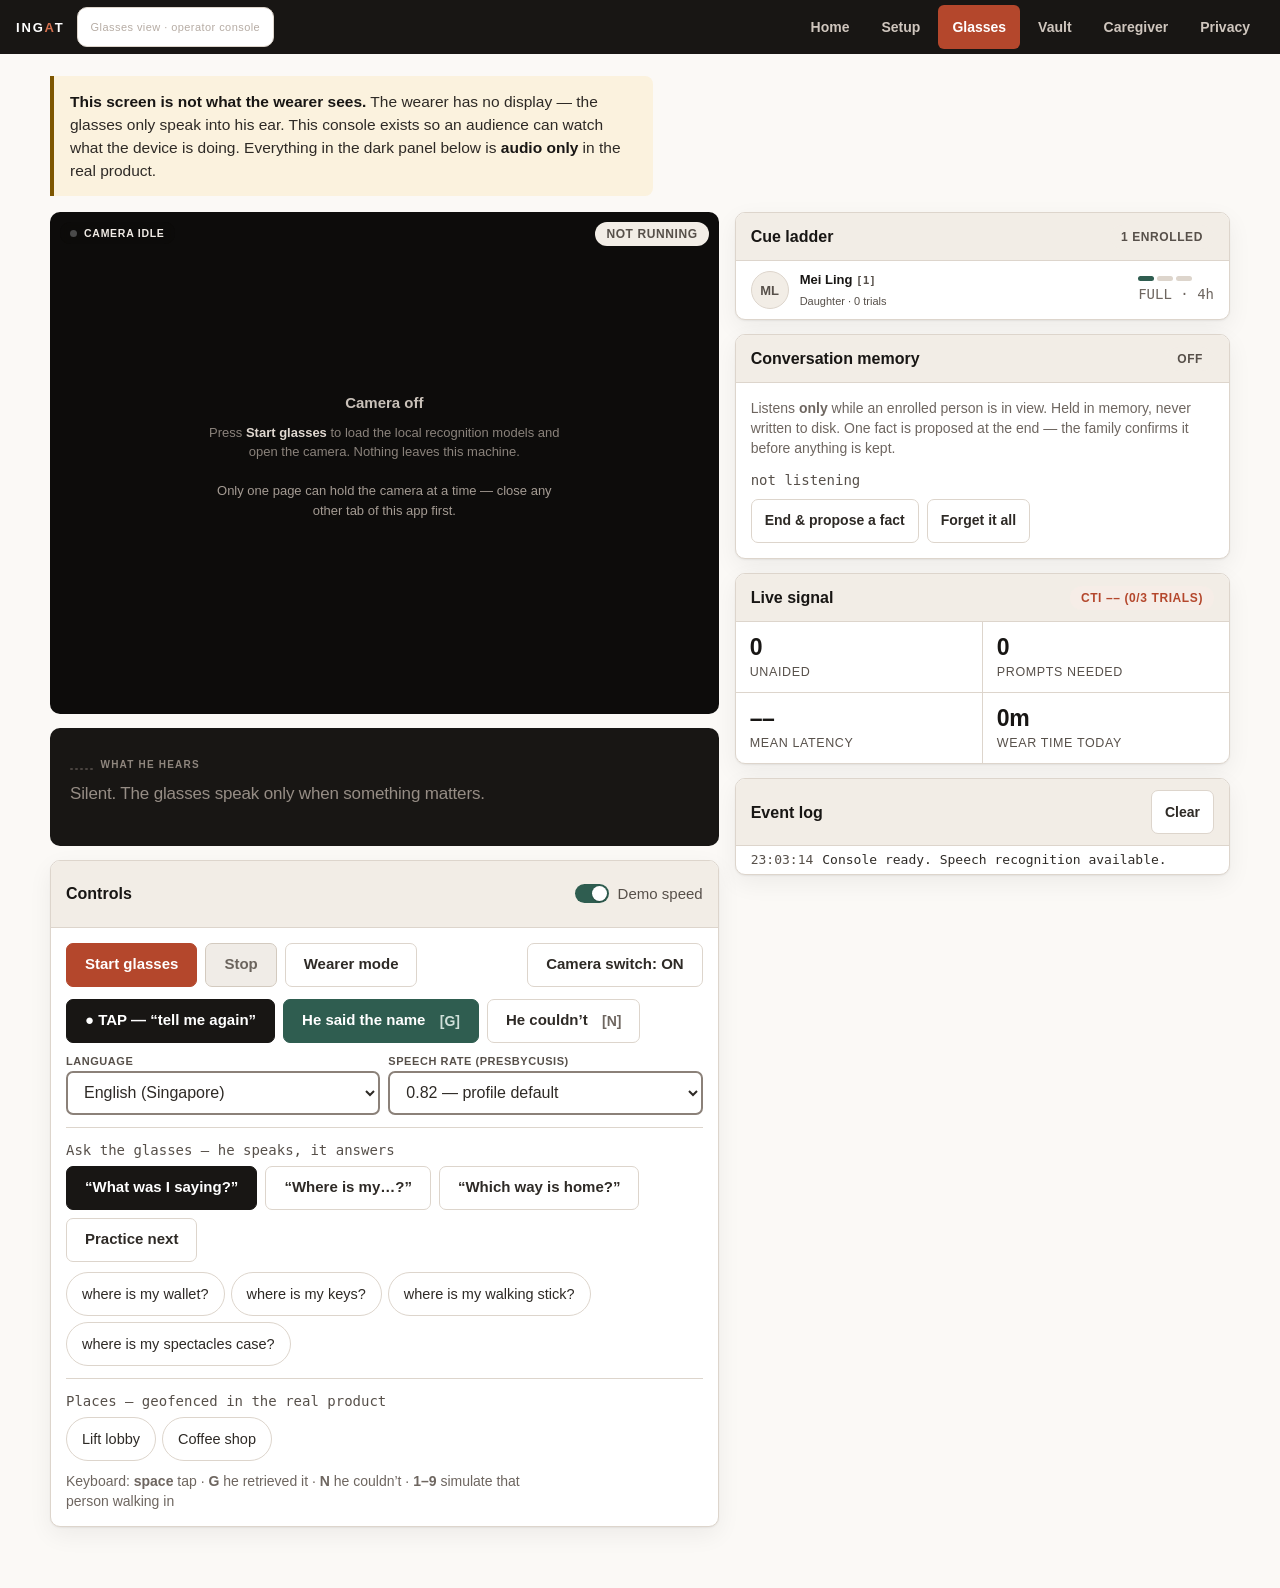
<file: glasses.html>
<!DOCTYPE html>
<html lang="en-SG">
<head>
<meta charset="utf-8">
<meta name="viewport" content="width=device-width,initial-scale=1">
<title>INGAT — Glasses view (operator)</title>
<link rel="icon" href="data:image/svg+xml,<svg xmlns='http://www.w3.org/2000/svg' viewBox='0 0 32 32'><rect width='32' height='32' rx='7' fill='%23181614'/><circle cx='11' cy='16' r='5.4' fill='none' stroke='%23b4472c' stroke-width='2.4'/><circle cx='23' cy='16' r='5.4' fill='none' stroke='%23b4472c' stroke-width='2.4'/><path d='M16.4 16h-.8' stroke='%23b4472c' stroke-width='2.4'/></svg>">
<link rel="stylesheet" href="css/app.css">
</head>
<body>

<a href="#main" class="skip">Skip to content</a>
<header class="topbar">
  <div class="brand">ING<em>A</em>T</div>
  <div class="tag">Glasses view &middot; operator console</div>
  <nav aria-label="Main">
    <a href="index.html">Home</a>
    <a href="family.html">Setup</a>
    <a href="glasses.html" class="on">Glasses</a>
    <a href="vault.html">Vault</a>
    <a href="care.html">Caregiver</a>
    <a href="privacy.html">Privacy</a>
  </nav>
</header>

<!-- Phone standing in for the glasses: black screen, camera and audio still live -->
<div class="wearer" id="wearer" role="dialog" aria-modal="true"
     aria-label="Wearer mode — screen off, camera and audio still running" hidden>
  <span class="dot" id="wDot"></span>
  <div class="heard" id="wHeard" aria-live="polite"></div>
  <button type="button" class="hint" id="wHint">Tap, or press Escape, to leave wearer mode</button>
</div>

<main class="wrap" id="main">

  <!-- Every page needs exactly one h1: it is what a screen reader announces as
       the page's identity, and this one had none, so the document began at h2
       with nothing above it. Visually hidden because the top bar already says
       where you are and a second visible title would just be noise. -->
  <h1 class="visually-hidden">Glasses view — operator console</h1>

  <div class="note w" style="margin-bottom:16px">
    <b>This screen is not what the wearer sees.</b> The wearer has no display —
    the glasses only speak into his ear. This console exists so an audience can
    watch what the device is doing. Everything in the dark panel below is
    <b>audio only</b> in the real product.
  </div>

  <div class="grid g-glasses">

    <!-- ============================================ left: camera + earpiece -->
    <div>
      <div class="stage" id="stage">
        <video id="video" playsinline muted></video>
        <canvas class="overlay" id="overlay"></canvas>
        <div class="privacy">
          <span class="led" id="led"></span><span id="ledTxt">CAMERA IDLE</span>
        </div>
        <div style="position:absolute;top:10px;right:10px">
          <span class="pill" id="wearBadge">NOT RUNNING</span>
        </div>
        <div class="placeholder" id="ph">
          <div style="font-size:15px;color:#c9c1b9;font-weight:600">Camera off</div>
          <div style="max-width:360px;line-height:1.5">
            Press <b style="color:#e0d8d0">Start glasses</b> to load the local
            recognition models and open the camera. Nothing leaves this machine.
            <br><br>
            <span style="color:#a49b93">Only one page can hold the camera at a time &mdash;
            close any other tab of this app first.</span>
          </div>
          <div class="mono" id="phProg" style="font-size:13px;color:#a49b93"></div>
        </div>
      </div>

      <div class="earpiece" style="margin-top:14px">
        <div class="lbl">
          <span class="wave off" id="wave"><i></i><i></i><i></i><i></i><i></i></span>
          <span id="earLbl">What he hears</span>
        </div>
        <div class="said idle" id="said">Silent. The glasses speak only when something matters.</div>
        <div class="meta" id="saidMeta"></div>
        <div class="window-bar" id="winBar" style="display:none"><i id="winFill"></i></div>
      </div>

      <!-- controls -->
      <div class="card" style="margin-top:14px">
        <div class="hd"><h2>Controls</h2>
          <div class="right row">
            <label class="tog" title="Demo speed shortens the spaced-retrieval interval to seconds">
              <input type="checkbox" id="demoSpeed" checked><span class="sw"></span>
              <span class="sub">Demo speed</span>
            </label>
          </div>
        </div>
        <div class="bd">
          <div class="row" style="margin-bottom:12px">
            <button class="btn p" id="btnStart">Start glasses</button>
            <button class="btn" id="btnStop" disabled>Stop</button>
            <button class="btn" id="btnFlip" style="display:none">Flip camera</button>
            <button class="btn" id="btnWearer" title="Blacks the screen out — use this when a phone is standing in for the glasses">Wearer mode</button>
            <span class="spacer"></span>
            <button class="btn" id="btnCam" title="The physical camera cutoff on the AI Glasses">Camera switch: ON</button>
          </div>

          <div class="row" style="margin-bottom:12px">
            <button class="btn k" id="btnTap" style="min-width:150px">
              &#9679; TAP &mdash; &ldquo;tell me again&rdquo;
            </button>
            <button class="btn g" id="btnGot">He said the name &nbsp;<span class="tiny" style="color:#cfe0d9">[G]</span></button>
            <button class="btn" id="btnNo">He couldn&rsquo;t &nbsp;<span class="tiny">[N]</span></button>
          </div>

          <div class="row">
            <label class="fld" style="margin:0;flex:1;min-width:150px">
              <span>Language</span>
              <select id="lang">
                <option value="en-SG">English (Singapore)</option>
                <option value="en-GB">English (UK)</option>
                <option value="zh-CN">中文 Mandarin</option>
                <option value="zh-HK">粵語 Cantonese</option>
                <option value="ms-MY">Bahasa Melayu</option>
                <option value="ta-IN">தமிழ் Tamil</option>
              </select>
            </label>
            <label class="fld" style="margin:0;flex:1;min-width:150px">
              <span>Speech rate (presbycusis)</span>
              <select id="rate">
                <option value="0.7">0.70 &mdash; slowest</option>
                <option value="0.82" selected>0.82 &mdash; profile default</option>
                <option value="1">1.00 &mdash; unadjusted</option>
              </select>
            </label>
          </div>

          <div class="hr" style="margin:12px 0"></div>
          <div class="telemetry" style="margin-bottom:6px">Ask the glasses &mdash; he speaks, it answers</div>
          <div class="row" style="margin-bottom:10px">
            <button class="btn k" id="btnThread" title="Mid-conversation: what were we talking about?">&ldquo;What was I saying?&rdquo;</button>
            <button class="btn" id="btnAsk">&ldquo;Where is my&hellip;?&rdquo;</button>
            <button class="btn" id="btnWayHome">&ldquo;Which way is home?&rdquo;</button>
            <button class="btn" id="btnPractice" title="Run the next thing due for retrieval practice">Practice next</button>
          </div>
          <div class="chipbar" id="objChips" style="margin-bottom:10px"></div>

          <div class="hr" style="margin:12px 0"></div>
          <div class="telemetry" style="margin-bottom:6px">Places &mdash; geofenced in the real product</div>
          <div class="chipbar" id="placeChips"></div>

          <p class="tiny" style="margin:10px 0 0">
            Keyboard: <b>space</b> tap &middot; <b>G</b> he retrieved it &middot;
            <b>N</b> he couldn&rsquo;t &middot; <b>1&ndash;9</b> simulate that person walking in
          </p>
        </div>
      </div>
    </div>

    <!-- ============================================ right: state + log -->
    <div>
      <div class="card">
        <div class="hd"><h2>Cue ladder</h2>
          <span class="right pill" id="pplCount">0 enrolled</span>
        </div>
        <div class="bd tight">
          <div class="plist" id="plist"></div>
          <div class="bd" id="noPpl" style="display:none">
            <p class="sub" style="margin:0">
              Nobody enrolled yet. Open the
              <a href="care.html">caregiver dashboard</a> to add faces, or load the
              sample family from the home page.
            </p>
          </div>
        </div>
      </div>

      <div class="card" style="margin-top:14px">
        <div class="hd"><h2>Conversation memory</h2>
          <span class="right pill" id="memPill">off</span>
        </div>
        <div class="bd">
          <p class="tiny" style="margin-top:0">
            Listens <b>only</b> while an enrolled person is in view. Held in memory,
            never written to disk. One fact is proposed at the end &mdash; the family
            confirms it before anything is kept.
          </p>
          <div class="telemetry" id="memState">not listening</div>
          <div class="row" style="margin-top:9px">
            <button class="btn sm" id="btnMemEnd">End &amp; propose a fact</button>
            <button class="btn sm" id="btnMemWipe">Forget it all</button>
          </div>
        </div>
      </div>

      <div class="card" style="margin-top:14px">
        <div class="hd"><h2>Live signal</h2>
          <span class="right pill a" id="ctiNow">CTI &ndash;&ndash;</span>
        </div>
        <div class="bd tight">
          <div class="kpis" style="grid-template-columns:1fr 1fr">
            <div class="kpi"><b id="kUn">0</b><span>unaided</span></div>
            <div class="kpi"><b id="kPr">0</b><span>prompts needed</span></div>
            <div class="kpi"><b id="kLat">&ndash;&ndash;</b><span>mean latency</span></div>
            <div class="kpi"><b id="kWear">0m</b><span>wear time today</span></div>
          </div>
        </div>
      </div>

      <div class="card" style="margin-top:14px">
        <div class="hd"><h2>Event log</h2>
          <button class="btn sm right" id="btnClear">Clear</button>
        </div>
        <div class="bd tight"><div class="log" id="log"></div></div>
      </div>
    </div>
  </div>
</main>

<script src="js/face-api.min.js"></script>
<script src="js/store.js"></script>
<script src="js/speech.js"></script>
<script src="js/vision.js"></script>
<script src="js/cues.js"></script>
<script src="js/cti.js"></script>
<script src="js/maas.js"></script>
<script src="js/motion.js"></script>
<script src="js/recall.js"></script>
<script src="js/memory.js"></script>
<script src="js/geo.js"></script>
<script src="js/tags.js"></script>
<script src="js/vault.js"></script>
<script src="js/behaviour.js"></script>
<script src="js/schedule.js"></script>
<script>
/* ============================================================================
   Glasses view controller
   ==========================================================================*/
Store.load();
Store.listen();
Speech.init();

/* Consent is not decoration — it gates the camera.
   If nobody has agreed, or assent has been paused or withdrawn, face
   recognition does not run. Reminders still can, because they are a separate
   purpose under the PDPA's Purpose Limitation obligation. */
function mayRecognise() {
  const c = Store.s.consent;
  return c.purposes.recognition && c.assent.status === 'active' && !!c.donor.signedTs;
}
function mayRemind() {
  const c = Store.s.consent;
  return c.purposes.reminders && c.assent.status !== 'declined';
}

const $ = id => document.getElementById(id);
let lastSpoken = '';
let loopOn = false;
let idleTimer = null;

/* ---------------------------------------------------- earpiece caption */
Speech.onSay = (text, meta) => {
  const el = $('said');
  el.textContent = text;
  el.classList.remove('idle');
  $('saidMeta').textContent = `${meta.lang || ''}  ·  rate ${Store.s.patient.speechRate}  ·  ${meta.tag || ''}`;
  $('wave').classList.remove('off');
  if (meta.tag !== 'chime') lastSpoken = text;
  clearTimeout(Speech._t);
  Speech._t = setTimeout(() => $('wave').classList.add('off'), 2600);

  // Wearer mode: the screen stays black, but the audience needs to see that
  // something happened. A dot, and the words fading in behind it.
  const dot = $('wDot'), heard = $('wHeard');
  if (dot) {
    dot.classList.add('live');
    heard.textContent = text;
    heard.classList.add('show');
    clearTimeout(Speech._w);
    Speech._w = setTimeout(() => {
      dot.classList.remove('live');
      heard.classList.remove('show');
    }, Math.min(2200 + text.length * 60, 9000));
  }
};

/* ---------------------------------------------------- log */
function logLine(msg, kind = '') {
  const d = document.createElement('div');
  d.className = 'e ' + kind;
  d.innerHTML = `<span class="t">${Fmt.clock(Date.now())}</span><span class="m"></span>`;
  d.querySelector('.m').textContent = msg;
  const L = $('log');
  L.prepend(d);
  while (L.children.length > 120) L.lastChild.remove();
}

/* ---------------------------------------------------- cue engine hooks */
Cues.onEvent = (kind, d) => {
  if (kind === 'cue') {
    logLine(`FULL PROMPT — ${d.person.name} (errorless, no test)`, 'hi');
  } else if (kind === 'window') {
    logLine(`${d.stage.short} cue — ${d.stage.windowMs}ms retrieval window open`, 'hi');
    runWindow(d.stage.windowMs);
  } else if (kind === 'window-end') {
    $('winBar').style.display = 'none';
  } else if (kind === 'trial') {
    const o = d.rec.outcome;
    const k = o === 'unaided' ? 'ok' : (o === 'scaffolded' ? '' : 'bad');
    const lat = d.rec.latency ? ` ${d.rec.latency}ms` : '';
    const via = d.rec.via && d.rec.via !== 'scaffold' ? ` via ${d.rec.via}` : '';
    logLine(`${o.toUpperCase()} — ${d.person.name}${lat}${via}`, k);
    render();
  } else if (kind === 'stage') {
    logLine(`LADDER ${d.dir === 'up' ? 'ADVANCED' : 'REGRESSED'} — ${d.person.name} now ${d.stage.short}`, d.dir === 'up' ? 'ok' : 'bad');
    render();
  } else if (kind === 'unknown') {
    logLine('NOT ENROLLED — said "someone is here". No name guessed, descriptor discarded.', '');
  } else if (kind === 'tellagain') {
    logLine('TAP — "tell me again"', '');
  }
};

/* ---------------------------------------------------- scheduler hooks */
Schedule.onFire = (kind, d) => {
  const LBL = { briefing: 'MORNING BRIEFING', med: 'MEDICATION', appt: 'APPOINTMENT',
                reminisce: 'REMINISCENCE', plan: 'HIS DAY' };
  logLine(`${LBL[kind] || kind.toUpperCase()} — ${d.text}`, 'hi');
  render();
};
// the scheduler respects the reminders purpose independently of the camera
const _tick = Schedule.tick.bind(Schedule);
Schedule.tick = async function () {
  // Do not read a medication reminder to glasses lying on a table. It is not
  // just wasted — he never heard it, but the log would say he was told.
  if (mayRemind() && !poweredDown) return _tick();
};

/* retrieval-window progress bar */
function runWindow(ms) {
  const bar = $('winBar'), fill = $('winFill');
  bar.style.display = 'block';
  fill.style.transition = 'none';
  fill.style.transform = 'scaleX(1)';
  requestAnimationFrame(() => {
    fill.style.transition = `transform ${ms}ms linear`;
    fill.style.transform = 'scaleX(0)';
  });
}

/* ---------------------------------------------------- start / stop */
$('btnStart').onclick = async () => {
  const b = $('btnStart');
  b.disabled = true;
  try {
    $('phProg').textContent = 'loading local models…';
    await Vision.loadModels((name, i, n) => {
      $('phProg').textContent = `loading ${name} (${i + 1}/${n})…`;
    });
    $('phProg').textContent = 'opening camera…';
    // Rear camera: the glasses look outward, at the world in front of him.
    await Vision.startCamera($('video'), $('overlay'), { facing: 'environment' });
    $('btnFlip').style.display = '';
    $('ph').style.display = 'none';
    $('led').classList.add('on');
    $('ledTxt').textContent = 'CAMERA ACTIVE';
    $('btnStop').disabled = false;
    Store.wearOn();
    loopOn = true;
    poweredDown = false;
    logLine('Glasses on. Models loaded locally, no network calls.', 'ok');
    if (!mayRecognise()) {
      logLine('RECOGNITION BLOCKED — consent not recorded, or assent paused. Reminders still run. Open the Privacy page.', 'bad');
    }
    // Real accelerometer if the device has one (a phone will), camera activity
    // if not (a laptop will not). This click is also the user gesture iOS
    // requires before it will hand over the motion sensor.
    const src = await Motion.start(Store.s.settings.demoSpeed ? 45000 : 20 * 60 * 1000);
    logLine(`Wear detection: ${Motion.describe()}${src === 'camera' ? ' — no accelerometer on this device' : ''}.`,
            src === 'accelerometer' ? 'ok' : '');
    updateWearBadge();
    if (Geo.permitted && Store.s.zones.length) {
      Geo.start();
      logLine(`Safe zone active — ${Store.s.zones[0].label}, ${Store.s.zones[0].radiusM}m.`, 'ok');
    }
    Schedule.start(20000);
    loop();
  } catch (e) {
    console.error(e);
    $('ph').style.display = 'grid';
    $('phProg').innerHTML = `<span style="color:#e88">${e.message}</span>`;
    logLine(e.message, 'bad');
    logLine('Everything else still works — press 1-9 to simulate a person walking in.', '');
    b.disabled = false;
  }
};

$('btnFlip').onclick = async () => {
  try {
    await Vision.flipCamera();
    logLine('Switched to the ' + (Vision.facing === 'user' ? 'front' : 'rear') + ' camera.', '');
  } catch (e) {
    logLine(e.message, 'bad');
  }
};

$('btnStop').onclick = () => {
  loopOn = false;
  poweredDown = false;
  Schedule.stop();
  Motion.stop();
  Geo.stop();
  Memory.stop(false);          // leaving means the buffer is destroyed, not banked
  Vision.stopCamera();
  Store.wearOff();
  $('ph').style.display = 'grid';
  $('phProg').textContent = '';
  $('led').classList.remove('on');
  $('ledTxt').textContent = 'CAMERA IDLE';
  $('btnStart').disabled = false;
  $('btnStop').disabled = true;
  logLine('Glasses off.', '');
  render();
};

/* the physical camera cutoff — and it must announce itself */
$('btnCam').onclick = async () => {
  const s = Store.s.settings;
  s.cameraEnabled = !s.cameraEnabled;
  Store.save();
  $('btnCam').textContent = 'Camera switch: ' + (s.cameraEnabled ? 'ON' : 'OFF');
  $('btnCam').className = 'btn' + (s.cameraEnabled ? '' : ' p');
  $('led').classList.toggle('on', s.cameraEnabled && loopOn);
  $('ledTxt').textContent = s.cameraEnabled ? (loopOn ? 'CAMERA ACTIVE' : 'CAMERA IDLE') : 'CAMERA DISABLED';
  Store.log(s.cameraEnabled ? EV.CAM_ON : EV.CAM_OFF);
  logLine(`Camera ${s.cameraEnabled ? 'enabled' : 'DISABLED'} — state announced and logged to the caregiver.`, s.cameraEnabled ? 'ok' : 'bad');
  // never a silent failure: he is told what changed
  await Speech.say(s.cameraEnabled
    ? 'Camera on. I can help you with faces again.'
    : 'Camera off. I can still remind you about your medicine.', { tag: 'system' });
};

/* ---------------------------------------------------- detection loop */
async function loop() {
  if (!loopOn) return;
  try {
    // Powered down means off the face — nothing should be spoken to an empty room.
    if (Store.s.settings.cameraEnabled && mayRecognise() && !poweredDown) {
      const matches = await Vision.detectOnce();
      Vision.draw(matches);
      if (matches.length) {
        Store.wearOn();
        resetIdle();
        const known = matches.filter(m => m.personId);
        if (known.length) {
          const p = Store.person(known[0].personId);
          // Conversation memory is gated on ENROLLED, consented people being
          // present. A stranger in the room means the microphone stays off.
          // Everyone visible is passed, so two people in the room is one
          // shared conversation rather than two competing ones.
          Memory.start(known.map(m => m.personId));
          if (p && Cues.due(p)) await Cues.trial(p);
        } else if (matches.length && !Cues._busy) {
          await Cues.unknown();
        }
      }
    }
  } catch (e) { console.warn('loop', e); }
  setTimeout(() => requestAnimationFrame(loop), 260);
}

/* Wear detection.
   Worn glasses are never perfectly still — a head micro-moves constantly. So
   sustained stillness means they are on a table, not on his face. Powered down
   on stillness, powered back up the moment they are picked up, exactly like a
   phone. Framed as an adherence and apathy sensor, never as policing. */
let poweredDown = false;

Motion.onStill = () => {
  if (!loopOn || poweredDown) return;
  poweredDown = true;
  Store.wearOff(true);
  logLine(`Still for ${Store.s.settings.demoSpeed ? '45s' : '20 min'} — powered down. Caregiver notified.`, 'bad');
  updateWearBadge();
  render();
};

Motion.onWake = () => {
  if (!loopOn || !poweredDown) return;
  poweredDown = false;
  Store.wearOn();
  logLine('Picked up again — powered back on.', 'ok');
  updateWearBadge();
  render();
};

function resetIdle() {
  // camera activity is the fallback signal when there is no accelerometer
  Motion.noteCameraActivity();
}

function updateWearBadge() {
  const el = $('wearBadge');
  if (!el) return;
  const still = Math.round(Motion.stillFor() / 1000);
  el.textContent = poweredDown
    ? `POWERED DOWN · still ${still}s`
    : `WORN · ${Motion.describe()}`;
  el.className = 'pill ' + (poweredDown ? 'r' : 'g');
}
setInterval(() => {
  if (loopOn) { Motion.checkStill(); updateWearBadge(); }
}, 2000);

/* ---------------------------------------------------- wearer mode
   For when a phone is standing in for the glasses. The product has no
   display, so neither should the stand-in: black the screen, keep the camera
   and the audio running underneath. A wake lock stops the phone sleeping
   mid-demo, which it otherwise will. */
let wakeLock = null, wearerReturnFocus = null;

async function enterWearer() {
  wearerReturnFocus = document.activeElement;
  $('wearer').hidden = false;
  $('wearer').classList.add('on');
  // The page behind is invisible but was still tabbable — a keyboard user
  // could reach Stop, or Erase, on a black screen.
  document.querySelector('.wrap').inert = true;
  document.querySelector('.topbar').inert = true;
  $('wHint').focus();
  try {
    if (document.documentElement.requestFullscreen) await document.documentElement.requestFullscreen();
  } catch (_) { /* fullscreen is a nicety, not a requirement */ }
  try {
    if ('wakeLock' in navigator) wakeLock = await navigator.wakeLock.request('screen');
  } catch (_) { /* older iOS has no wake lock */ }
  logLine('Wearer mode — screen off, camera and audio still running. Escape to leave.', 'hi');
}

async function exitWearer() {
  $('wearer').classList.remove('on');
  $('wearer').hidden = true;
  document.querySelector('.wrap').inert = false;
  document.querySelector('.topbar').inert = false;
  try { if (document.fullscreenElement) await document.exitFullscreen(); } catch (_) {}
  try { if (wakeLock) { await wakeLock.release(); wakeLock = null; } } catch (_) {}
  if (wearerReturnFocus) { try { wearerReturnFocus.focus(); } catch (_) {} }
}

$('btnWearer').onclick = enterWearer;
$('wearer').onclick = exitWearer;

// Escape must work. Without it, a presenter on a laptop with no touchscreen
// and a mouse that is not where they expect has a black screen and no way out.
document.addEventListener('keydown', e => {
  if (e.key === 'Escape' && $('wearer').classList.contains('on')) {
    e.preventDefault();
    exitWearer();
  }
});
// Escape also exits fullscreen on its own, which would otherwise leave the
// black overlay up in a windowed page.
document.addEventListener('fullscreenchange', () => {
  if (!document.fullscreenElement && $('wearer').classList.contains('on')) exitWearer();
});
document.addEventListener('visibilitychange', async () => {
  // a wake lock is dropped when the tab is backgrounded; take it again
  if (document.visibilityState === 'visible' && $('wearer').classList.contains('on') && !wakeLock) {
    try { if ('wakeLock' in navigator) wakeLock = await navigator.wakeLock.request('screen'); } catch (_) {}
  }
});

/* ---------------------------------------------------- recall engine */
Recall.onEvent = (kind, d) => {
  if (kind === 'cue') {
    logLine(`PRACTICE (${d.item.kind}) — telling him: ${d.item.full()}`, 'hi');
  } else if (kind === 'window') {
    logLine(`PRACTICE (${d.item.kind}) — asked, ${d.stage.windowMs}ms to answer`, 'hi');
    runWindow(d.stage.windowMs);
  } else if (kind === 'window-end') {
    $('winBar').style.display = 'none';
  } else if (kind === 'trial') {
    const o = d.rec.outcome;
    logLine(`${o.toUpperCase()} (${d.item.kind}) — ${d.item.full()}`,
            o === 'unaided' ? 'ok' : (o === 'scaffolded' ? '' : 'bad'));
    render();
  } else if (kind === 'stage') {
    logLine(`LADDER ${d.dir === 'up' ? 'ADVANCED' : 'REGRESSED'} — now ${d.stage.short}`,
            d.dir === 'up' ? 'ok' : 'bad');
    render();
  }
};

$('btnPractice').onclick = async () => {
  const q = Recall.queue();
  if (!q.length) {
    logLine('Nothing due for practice. Confirm a fact on the caregiver page, or wait out the interval.', '');
    return;
  }
  await Recall.next();
};

/* "What was I saying?" — the repair for losing the thread mid-conversation.
   Private, in his ear, so the lapse never becomes public. This is the thing
   that stops people withdrawing from conversation altogether. */
$('btnThread').onclick = async () => {
  if (!Memory.permitted) {
    logLine('Thread help needs conversation consent — grant it in the Trust Centre.', 'bad');
    return;
  }
  const t = Memory.thread();
  if (!t) {
    logLine('Nothing in the buffer yet — the glasses need to have heard some of the conversation.', '');
  } else {
    logLine(`THREAD — topic "${t.topic || '?'}" · ${t.fragments} fragments held`, 'hi');
  }
  await Memory.remindThread();
};

/* "Where is my wallet?" — a lookup, not a test. If he is asking, he has
   already tried to remember and failed; testing him now would be unkind. */
$('btnAsk').onclick = async () => {
  const objs = [...Store.s.objects.map(o => o.name), ...Store.s.tags.map(t => t.name)];
  if (!objs.length) { logLine('No objects set up. Add them in Setup.', ''); return; }
  logLine('Listening for "where is my ..." — say it, or tap an object below.', 'hi');
  const res = await Listener.listen(objs, 4000, Store.s.patient.language);
  if (res.hit) await Recall.whereIs(res.heard);
  else logLine('Did not catch it. Tap one of the objects instead.', '');
};

$('btnWayHome').onclick = async () => {
  if (!Store.s.zones.length) {
    logLine('No home zone set. Set one in Setup — it needs a real location fix.', 'bad');
    return;
  }
  await Geo.wayHome(true);
};

/* ---------------------------------------------------- conversation */
Memory.onPropose = facts => {
  const list = Array.isArray(facts) ? facts : [facts];
  logLine(`${list.length} FACT${list.length === 1 ? '' : 'S'} PROPOSED — waiting for the family to confirm.`, 'hi');
  list.forEach(f => logLine(`   · "${f.text}"`, ''));
  render();
};
Memory.onState = (on, who) => {
  const ids = Array.isArray(who) ? who : (who ? [who] : []);
  const names = ids.map(id => (Store.person(id) || {}).name).filter(Boolean);
  $('memPill').textContent = on ? 'listening' : 'off';
  $('memPill').className = 'right pill ' + (on ? 'r' : '');
  if (on) {
    logLine(`CONVERSATION — listening while ${names.join(' and ') || 'someone'} is here. Nothing is written to disk.`, 'hi');
  }
  render();
};

$('btnMemEnd').onclick = () => {
  const facts = Memory.stop(true);
  if (!facts || !facts.length) logLine('Nothing worth keeping was heard. Buffer wiped.', '');
};
$('btnMemWipe').onclick = () => {
  Memory.stop(false);
  logLine('Buffer wiped. Nothing proposed, nothing kept.', '');
};

function updateMemory() {
  const b = Memory.bufferState();
  const el = $('memState');
  if (!el) return;
  if (!Memory.permitted) {
    el.innerHTML = `<span style="color:var(--muted)">off &mdash; conversation consent not granted. `
      + `Turn it on in the <a href="privacy.html">Trust Centre</a>.</span>`;
  } else if (!Memory.supported) {
    el.innerHTML = `<span style="color:var(--muted)">this browser has no speech recognition (try Chrome)</span>`;
  } else if (b.listening) {
    el.innerHTML = `<b>listening</b> &middot; ${b.person || 'someone'} present &middot; `
      + `${b.fragments} fragment${b.fragments === 1 ? '' : 's'} held in memory &middot; `
      + `oldest ${Math.round(b.oldestMs / 1000)}s &middot; <b>0 written to disk</b>`;
  } else {
    el.textContent = 'idle — waiting for an enrolled person to appear';
  }
}
setInterval(updateMemory, 2000);

/* ---------------------------------------------------- geofence */
Geo.onEvent = (kind, d) => {
  if (kind === 'left') {
    logLine(`LEFT THE SAFE ZONE — ${Math.round(Geo.distance(d.fix, Store.s.zones[0]))}m out. Caregiver alerted.`, 'bad');
    Geo.wayHome(true);
  } else if (kind === 'returned') {
    logLine('Back inside the safe zone.', 'ok');
  } else if (kind === 'error') {
    logLine('Location: ' + d.message, 'bad');
  }
  render();
};

/* ---------------------------------------------------- manual controls */
$('btnTap').onclick = () => Cues.tellAgain(lastSpoken);
$('btnGot').onclick = () => Listener.confirm(true);
$('btnNo').onclick  = () => Listener.confirm(false);
$('btnClear').onclick = () => { $('log').innerHTML = ''; };

$('demoSpeed').onchange = e => { Store.s.settings.demoSpeed = e.target.checked; Store.save(); };
$('lang').onchange = e => { Store.s.patient.language = e.target.value; Store.save(); };
$('rate').onchange = e => { Store.s.patient.speechRate = +e.target.value; Store.save(); };

document.addEventListener('keydown', e => {
  const t = e.target;
  const typing = /^(INPUT|SELECT|TEXTAREA)$/.test(t.tagName) || t.isContentEditable;
  if (typing || e.metaKey || e.ctrlKey || e.altKey) return;

  // Space is how a keyboard user ACTIVATES a focused button. Swallowing it
  // globally meant tabbing to "Start glasses" and pressing space fired
  // "tell me again" instead, and the button never worked at all.
  const onControl = t.closest('button, a[href], [tabindex]:not([tabindex="-1"])');

  if (e.code === 'Space') {
    if (onControl) return;
    e.preventDefault();
    Cues.tellAgain(lastSpoken);
  }
  else if (e.key.toLowerCase() === 'g') Listener.confirm(true);
  else if (e.key.toLowerCase() === 'n') Listener.confirm(false);
  else if (/^[1-9]$/.test(e.key)) {
    const p = Store.s.people[+e.key - 1];
    if (p) { logLine(`SIMULATED — ${p.name} walks in`, 'hi'); Cues._cooldown.delete(p.id); Cues.trial(p); }
  }
});

/* ---------------------------------------------------- render */
function render() {
  const ppl = Store.s.people;
  $('pplCount').textContent = `${ppl.length} enrolled`;

  // objects and tags — tap to ask, exactly as the voice query would.
  // A tagged thing shows a bell, because asking will make it beep.
  const askables = [
    ...Store.s.tags.map(t => ({ name: t.name, tagged: true })),
    ...Store.s.objects.filter(o => !Store.findTag(o.name)).map(o => ({ name: o.name, tagged: false })),
  ];
  $('objChips').innerHTML = askables.length
    ? askables.map(a => `<button class="chip" data-ask="${a.name}">
         ${a.tagged ? '\u{1F514} ' : ''}where is my ${a.name}?</button>`).join('')
    : `<span class="tiny">Nothing set up. Add things in <a href="family.html">Setup</a>.</span>`;
  $('objChips').querySelectorAll('[data-ask]').forEach(b => b.onclick = async () => {
    if (!Cues._busy) await Recall.whereIs(b.dataset.ask);
  });

  // places — dead schema no longer; these are the GPS triggers, driven by hand
  $('placeChips').innerHTML = Store.s.places.length
    ? Store.s.places.map(p => `<button class="chip" data-place="${p.id}">${p.label}</button>`).join('')
    : `<span class="tiny">No places set. Add them in <a href="family.html">Setup</a>.</span>`;
  $('placeChips').querySelectorAll('[data-place]').forEach(b => b.onclick = async () => {
    const pl = Store.s.places.find(x => x.id === b.dataset.place);
    if (!pl || Cues._busy) return;
    Store.log(EV.PLACE, { detail: pl.label });
    logLine(`PLACE — arrived at ${pl.label}`, 'hi');
    await Speech.say(pl.say, { tag: 'place' });
  });
  $('noPpl').style.display = ppl.length ? 'none' : 'block';

  $('plist').innerHTML = ppl.map((p, i) => {
    const st = STAGES[p.cue.stage];
    const tested = p.trials.filter(t => t.outcome !== 'scaffolded');
    const un = tested.filter(t => t.outcome === 'unaided').length;
    const pct = tested.length ? Math.round(un / tested.length * 100) : null;
    return `<div class="prow">
      ${p.photo
        ? `<img class="avatar" src="${p.photo}" alt="">`
        : `<div class="avatar ph">${Fmt.initials(p.name)}</div>`}
      <div class="who">
        <b>${p.name} <span class="tiny mono" style="color:var(--muted)">[${i + 1}]</span></b>
        <span>${p.relation || ''} &middot; ${p.trials.length} trials${pct !== null ? ` &middot; ${pct}% unaided` : ''}</span>
      </div>
      <div style="text-align:right">
        <div class="ladder" title="${st.label}">
          ${[0,1,2].map(k => `<i class="${k <= p.cue.stage ? 'on' : ''}"></i>`).join('')}
        </div>
        <div class="tiny mono" style="margin-top:3px">${st.short} &middot; ${p.cue.intervalH}h</div>
      </div>
    </div>`;
  }).join('');

  const sig = CTI.signals();
  const cti = CTI.sufficient(sig) ? CTI.score(sig) : null;
  $('ctiNow').textContent = cti === null
    ? `CTI –– (${sig.raw.tested}/${CTI.MIN_TESTED} trials)`
    : 'CTI ' + cti;
  $('kUn').textContent = sig.raw.unaided;
  $('kPr').textContent = sig.raw.assisted + sig.raw.missed;
  $('kLat').textContent = sig.raw.meanLat ? Math.round(sig.raw.meanLat) + 'ms' : '––';
  $('kWear').textContent = Fmt.dur(Store.wearMsToday());
}

Store.onChange(render);
$('lang').value = Store.s.patient.language;
$('rate').value = String(Store.s.patient.speechRate);
$('demoSpeed').checked = Store.s.settings.demoSpeed;
render();
setInterval(() => { $('kWear').textContent = Fmt.dur(Store.wearMsToday()); }, 15000);
logLine('Console ready. ' + (Listener.supported ? 'Speech recognition available.' : 'No speech recognition — use G / N.'), '');
</script>
<div id="live" class="visually-hidden" role="status" aria-live="polite" aria-atomic="true"></div>
</body>
</html>
</file>
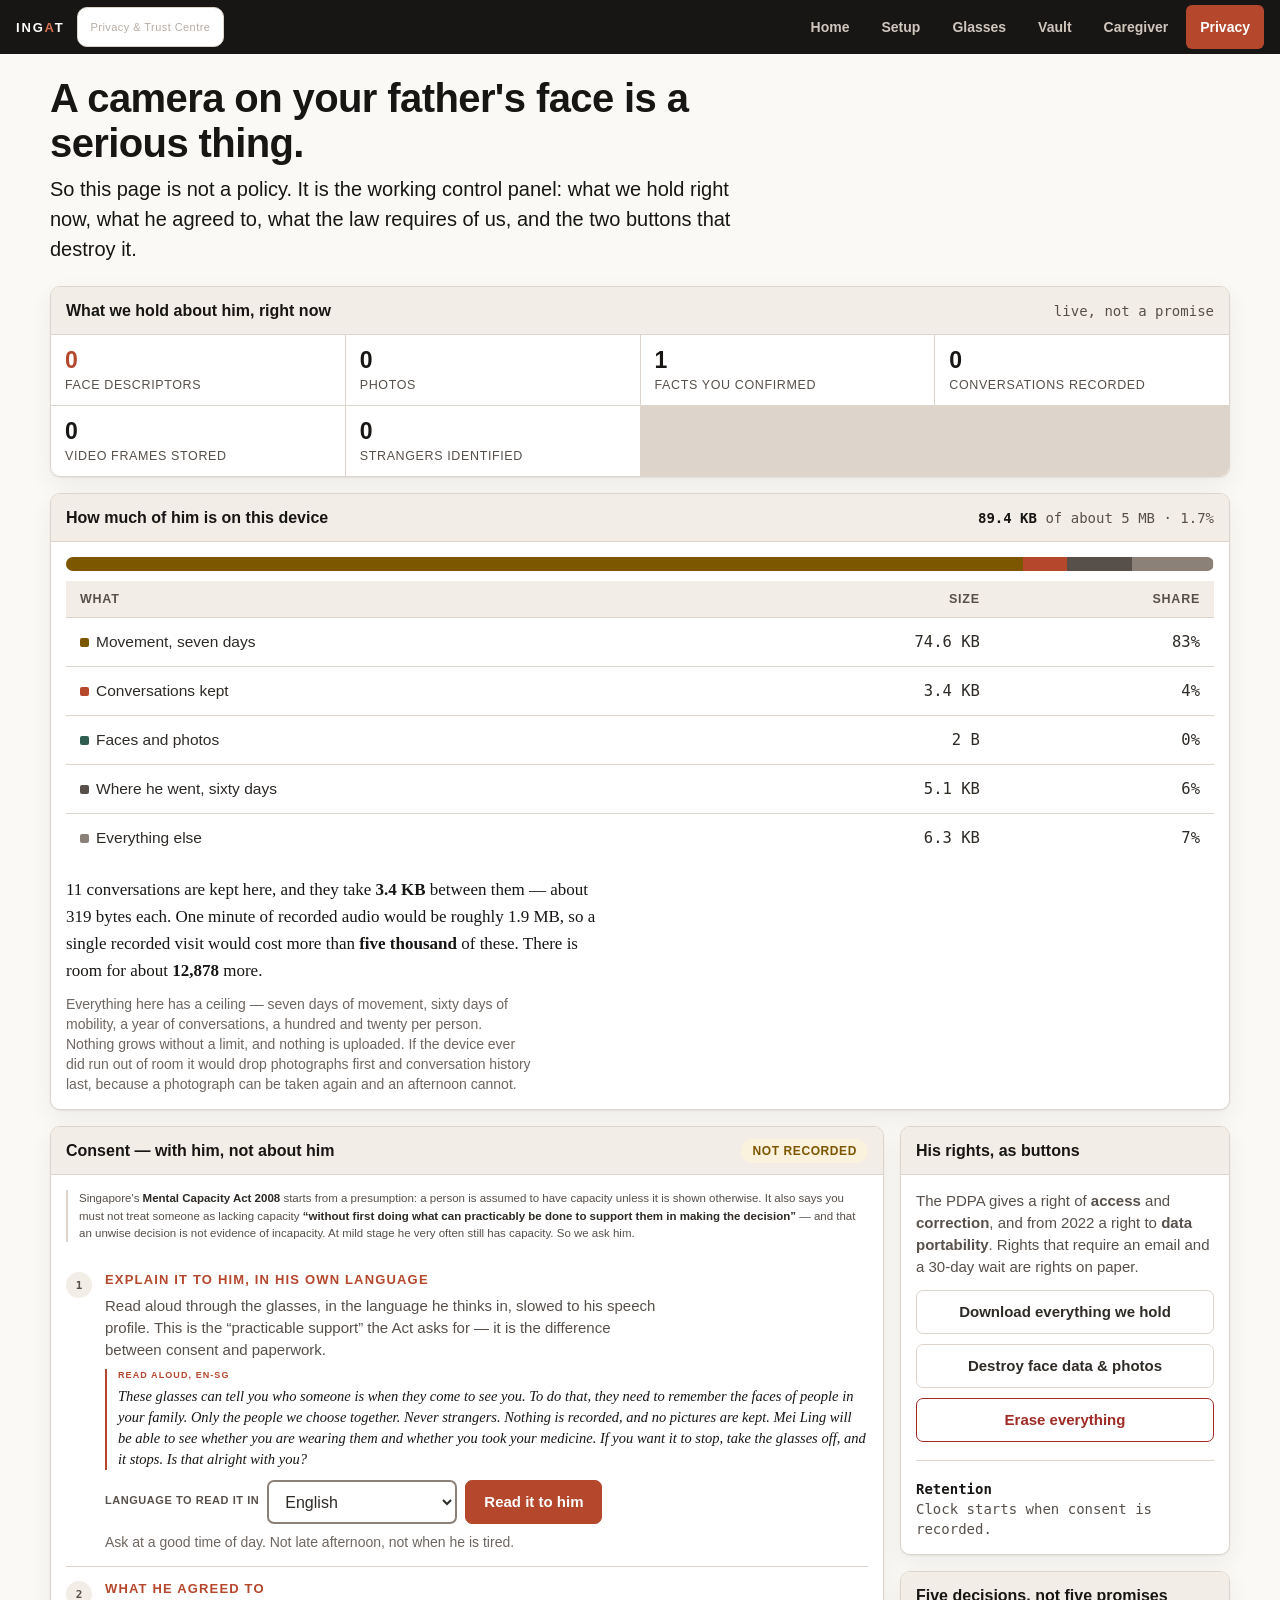
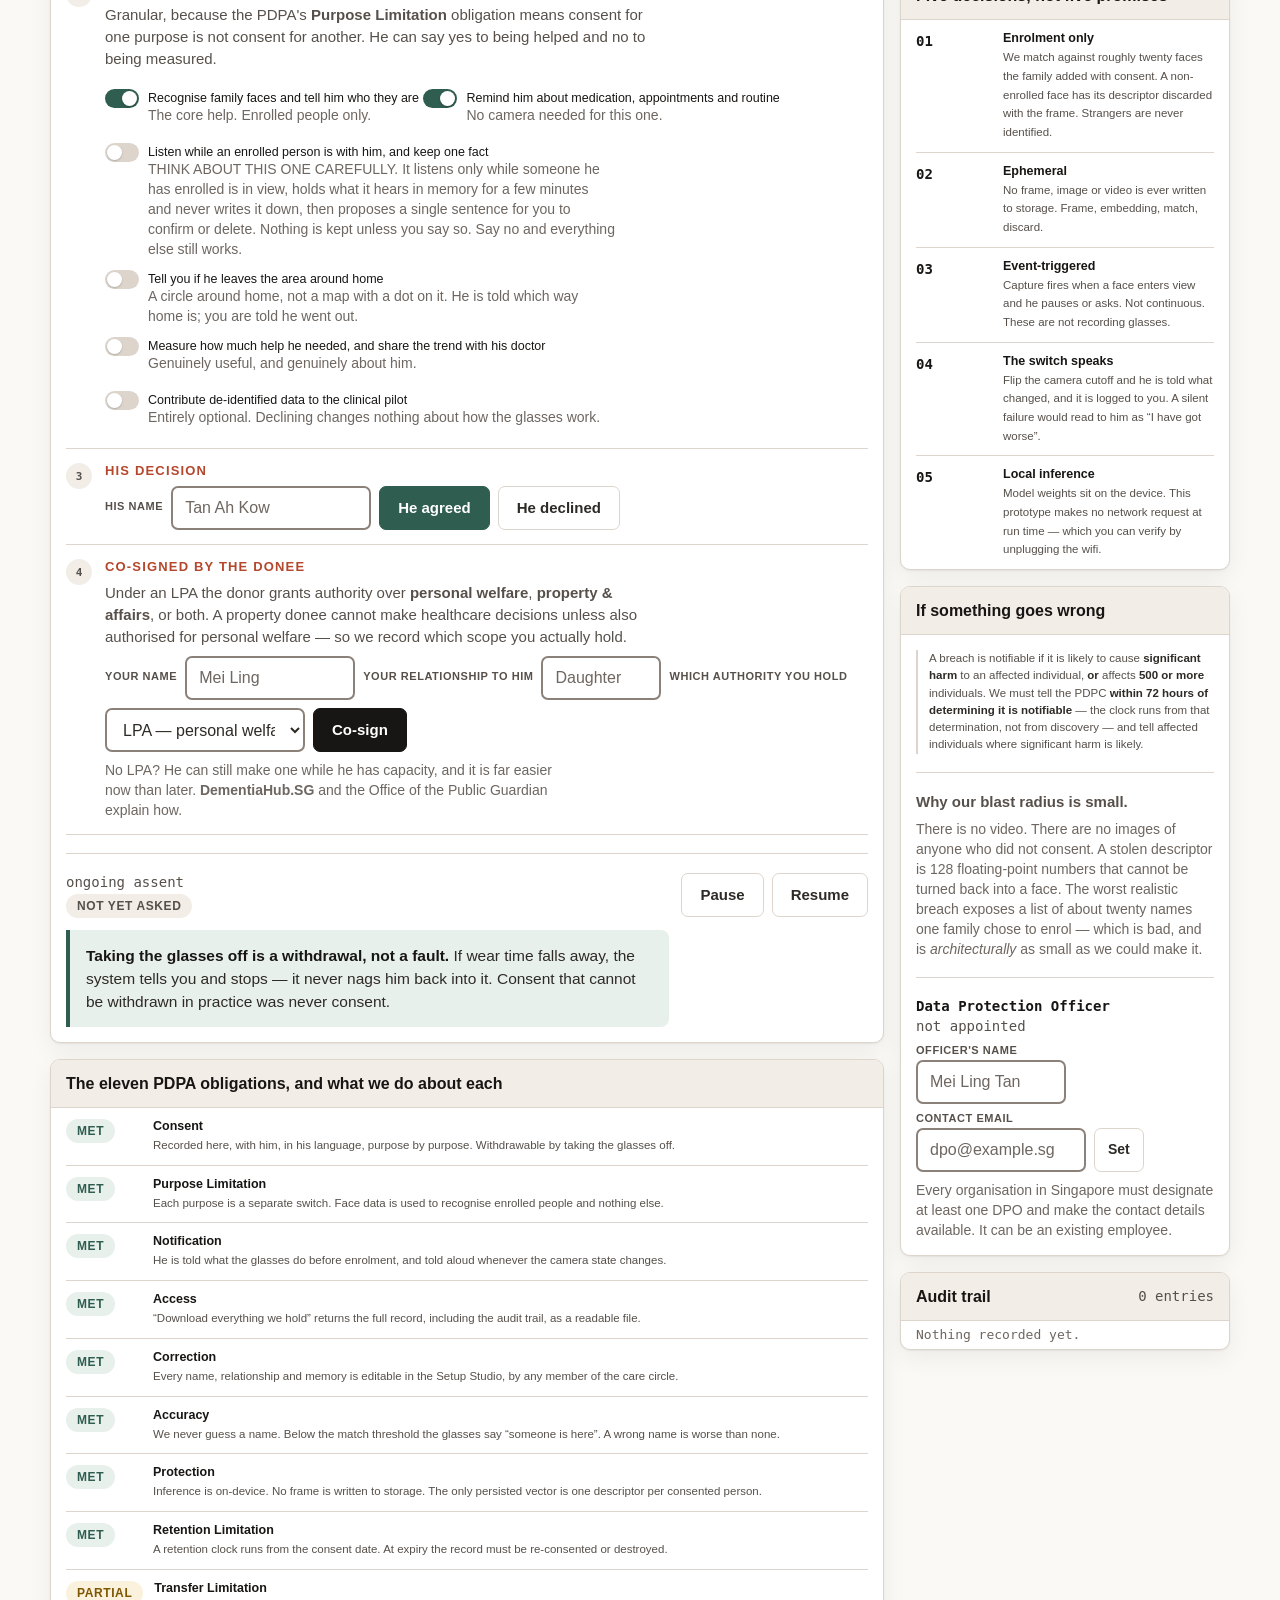
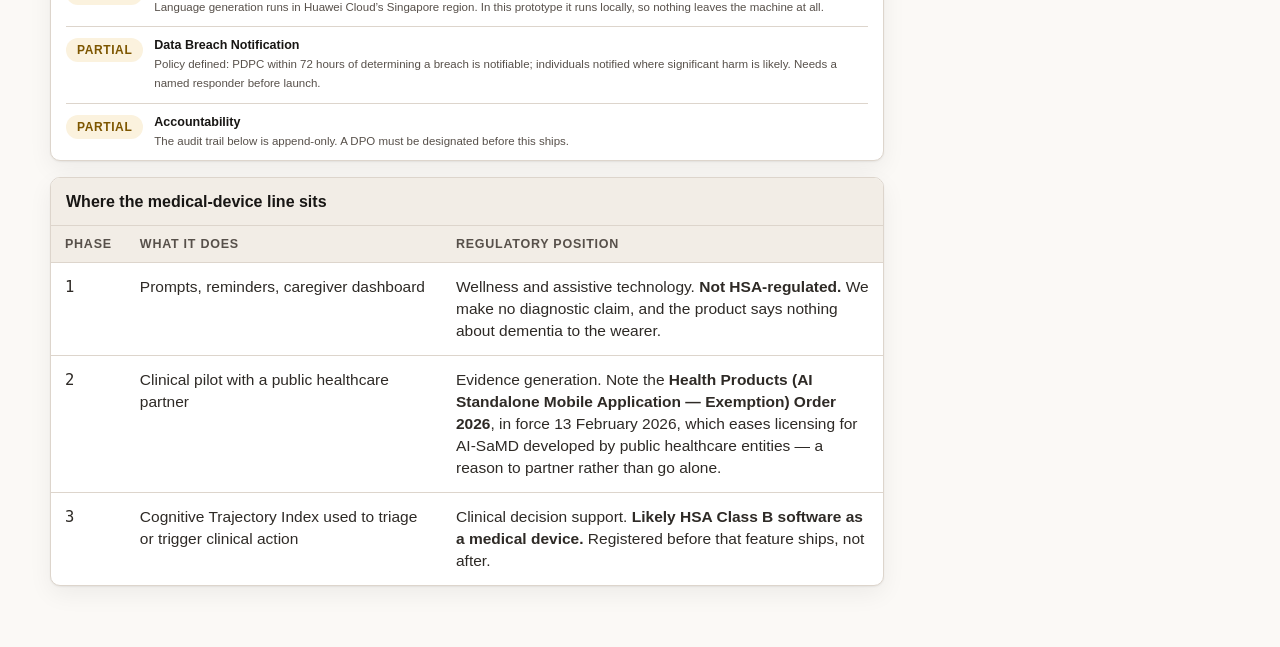
<file: privacy.html>
<!DOCTYPE html>
<html lang="en-SG">
<head>
<meta charset="utf-8">
<meta name="viewport" content="width=device-width,initial-scale=1">
<title>INGAT — Privacy &amp; Trust Centre</title>
<link rel="icon" href="data:image/svg+xml,<svg xmlns='http://www.w3.org/2000/svg' viewBox='0 0 32 32'><rect width='32' height='32' rx='7' fill='%23181614'/><circle cx='11' cy='16' r='5.4' fill='none' stroke='%23b4472c' stroke-width='2.4'/><circle cx='23' cy='16' r='5.4' fill='none' stroke='%23b4472c' stroke-width='2.4'/><path d='M16.4 16h-.8' stroke='%23b4472c' stroke-width='2.4'/></svg>">
<link rel="stylesheet" href="css/app.css">
</head>
<body>

<a href="#main" class="skip">Skip to content</a>
<header class="topbar noprint">
  <div class="brand">ING<em>A</em>T</div>
  <div class="tag">Privacy &amp; Trust Centre</div>
  <nav aria-label="Main">
    <a href="index.html">Home</a>
    <a href="family.html">Setup</a>
    <a href="glasses.html">Glasses</a>
    <a href="vault.html">Vault</a>
    <a href="care.html">Caregiver</a>
    <a href="privacy.html" class="on">Privacy</a>
  </nav>
</header>

<main class="wrap" id="main">

  <div style="max-width:700px;margin-bottom:22px">
    <h1>A camera on your father's face is a serious thing.</h1>
    <p class="lede">
      So this page is not a policy. It is the working control panel: what we hold
      right now, what he agreed to, what the law requires of us, and the two
      buttons that destroy it.
    </p>
  </div>

  <!-- ================================================== what we hold -->
  <div class="card" style="margin-bottom:16px">
    <div class="hd"><h2>What we hold about him, right now</h2>
      <span class="right telemetry">live, not a promise</span></div>
    <div class="bd tight">
      <div class="kpis" id="holdings"></div>
    </div>
  </div>

  <!-- ============================================== how much of him -->
  <div class="card" style="margin-bottom:16px">
    <div class="hd"><h2>How much of him is on this device</h2>
      <span class="right telemetry" id="storeTotal">&mdash;</span></div>
    <div class="bd">
      <div id="storeShed"></div>
      <div id="storeBar" style="height:14px;border-radius:7px;background:var(--band);
           overflow:hidden;display:flex;margin-bottom:10px" role="img"
           aria-label="Storage used, by kind"></div>
      <table id="storeTable"></table>
      <p style="font-family:var(--serif);font-size:17px;line-height:27px;
                color:var(--ink);margin:14px 0 0;max-width:64ch" id="storeWords"></p>
      <p class="tiny" style="margin:10px 0 0">
        Everything here has a ceiling &mdash; seven days of movement, sixty days
        of mobility, a year of conversations, a hundred and twenty per person.
        Nothing grows without a limit, and nothing is uploaded. If the device
        ever did run out of room it would drop photographs first and conversation
        history last, because a photograph can be taken again and an afternoon
        cannot.
      </p>
    </div>
  </div>

  <div class="grid g-care">
    <div>
      <!-- ============================================== consent flow -->
      <div class="card" style="margin-bottom:16px">
        <div class="hd"><h2>Consent &mdash; with him, not about him</h2>
          <span class="right pill" id="consentPill">not recorded</span></div>
        <div class="bd">

          <div class="legal" style="margin-bottom:16px">
            Singapore's <b>Mental Capacity Act 2008</b> starts from a presumption:
            a person is assumed to have capacity unless it is shown otherwise. It also
            says you must not treat someone as lacking capacity <b>&ldquo;without first
            doing what can practicably be done to support them in making the
            decision&rdquo;</b> &mdash; and that an unwise decision is not evidence of
            incapacity. At mild stage he very often still has capacity. So we ask him.
          </div>

          <div class="consent-step" id="cs1">
            <div class="num">1</div>
            <div class="bd2">
              <h3>Explain it to him, in his own language</h3>
              <p class="sub" style="margin-bottom:8px">
                Read aloud through the glasses, in the language he thinks in, slowed to
                his speech profile. This is the &ldquo;practicable support&rdquo; the Act
                asks for &mdash; it is the difference between consent and paperwork.
              </p>
              <div class="voice sm" id="consentScript"></div>
              <div class="row" style="margin-top:10px">
                <label class="lbl" for="cLang">Language to read it in</label>
                <select id="cLang" style="max-width:190px">
                  <option value="en-SG">English</option>
                  <option value="zh-CN">中文 Mandarin</option>
                  <option value="zh-HK">粵語 Cantonese</option>
                  <option value="ms-MY">Bahasa Melayu</option>
                  <option value="ta-IN">தமிழ் Tamil</option>
                </select>
                <button class="btn p" id="cSpeak">Read it to him</button>
                <span class="telemetry" id="cSpoke"></span>
              </div>
              <p class="tiny" style="margin:8px 0 0">
                Ask at a good time of day. Not late afternoon, not when he is tired.
              </p>
            </div>
          </div>

          <div class="consent-step" id="cs2">
            <div class="num">2</div>
            <div class="bd2">
              <h3>What he agreed to</h3>
              <p class="sub" style="margin-bottom:8px">
                Granular, because the PDPA's <b>Purpose Limitation</b> obligation means
                consent for one purpose is not consent for another. He can say yes to
                being helped and no to being measured.
              </p>
              <div class="stack" id="purposes"></div>
            </div>
          </div>

          <div class="consent-step" id="cs3">
            <div class="num">3</div>
            <div class="bd2">
              <h3>His decision</h3>
              <div class="row" style="margin-top:6px">
                <label class="lbl" for="cDonor">His name</label>
                <input type="text" id="cDonor" placeholder="Tan Ah Kow" style="max-width:200px">
                <button class="btn g" id="cYes">He agreed</button>
                <button class="btn" id="cNo">He declined</button>
              </div>
            </div>
          </div>

          <div class="consent-step" id="cs4">
            <div class="num">4</div>
            <div class="bd2">
              <h3>Co-signed by the donee</h3>
              <p class="sub" style="margin-bottom:8px">
                Under an LPA the donor grants authority over <b>personal welfare</b>,
                <b>property &amp; affairs</b>, or both. A property donee cannot make
                healthcare decisions unless also authorised for personal welfare
                &mdash; so we record which scope you actually hold.
              </p>
              <div class="row">
                <label class="lbl" for="cDonee">Your name</label>
                <input type="text" id="cDonee" placeholder="Mei Ling" style="max-width:170px">
                <label class="lbl" for="cRel">Your relationship to him</label>
                <input type="text" id="cRel" placeholder="Daughter" style="max-width:120px">
                <label class="lbl" for="cScope">Which authority you hold</label>
                <select id="cScope" style="max-width:200px">
                  <option value="personal-welfare">LPA — personal welfare</option>
                  <option value="both">LPA — welfare + property</option>
                  <option value="none">No LPA yet</option>
                </select>
                <button class="btn k" id="cSign">Co-sign</button>
              </div>
              <p class="tiny" style="margin:8px 0 0">
                No LPA? He can still make one while he has capacity, and it is far
                easier now than later. <b>DementiaHub.SG</b> and the Office of the
                Public Guardian explain how.
              </p>
            </div>
          </div>

          <div class="hr"></div>

          <div class="row">
            <div style="flex:1">
              <div class="telemetry">ongoing assent</div>
              <div style="font-size:13px;margin-top:2px" id="assentLine"></div>
            </div>
            <button class="btn" id="aPause">Pause</button>
            <button class="btn" id="aResume">Resume</button>
          </div>
          <div class="note g" style="margin-top:12px">
            <b>Taking the glasses off is a withdrawal, not a fault.</b> If wear time
            falls away, the system tells you and stops &mdash; it never nags him back
            into it. Consent that cannot be withdrawn in practice was never consent.
          </div>
        </div>
      </div>

      <!-- ============================================== PDPA obligations -->
      <div class="card" style="margin-bottom:16px">
        <div class="hd"><h2>The eleven PDPA obligations, and what we do about each</h2></div>
        <div class="bd tight">
          <div style="padding:0 15px" id="obligations"></div>
        </div>
      </div>

      <!-- ============================================== HSA -->
      <div class="card">
        <div class="hd"><h2>Where the medical-device line sits</h2></div>
        <div class="bd tight">
          <table>
            <tr><th style="width:8%">Phase</th><th style="width:38%">What it does</th><th>Regulatory position</th></tr>
            <tr><td class="mono">1</td><td>Prompts, reminders, caregiver dashboard</td>
              <td>Wellness and assistive technology. <b>Not HSA-regulated.</b> We make no diagnostic claim, and the product says nothing about dementia to the wearer.</td></tr>
            <tr><td class="mono">2</td><td>Clinical pilot with a public healthcare partner</td>
              <td>Evidence generation. Note the <b>Health Products (AI Standalone Mobile Application &mdash; Exemption) Order 2026</b>, in force 13 February 2026, which eases licensing for AI-SaMD developed by public healthcare entities &mdash; a reason to partner rather than go alone.</td></tr>
            <tr><td class="mono">3</td><td>Cognitive Trajectory Index used to triage or trigger clinical action</td>
              <td>Clinical decision support. <b>Likely HSA Class B software as a medical device.</b> Registered before that feature ships, not after.</td></tr>
          </table>
        </div>
      </div>
    </div>

    <!-- ================================================== side -->
    <div>
      <div class="card" style="margin-bottom:16px">
        <div class="hd"><h2>His rights, as buttons</h2></div>
        <div class="bd">
          <p class="sub" style="margin-top:0">
            The PDPA gives a right of <b>access</b> and <b>correction</b>, and from
            2022 a right to <b>data portability</b>. Rights that require an email and
            a 30-day wait are rights on paper.
          </p>
          <div class="stack">
            <button class="btn wide" id="bExport">Download everything we hold</button>
            <button class="btn wide" id="bErase">Destroy face data &amp; photos</button>
            <button class="btn wide" id="bNuke" style="border-color:var(--red);color:var(--red)">Erase everything</button>
          </div>
          <div class="hr"></div>
          <div class="telemetry" id="retention"></div>
        </div>
      </div>

      <div class="card" style="margin-bottom:16px">
        <div class="hd"><h2>Five decisions, not five promises</h2></div>
        <div class="bd tight">
          <div style="padding:0 15px" id="architecture"></div>
        </div>
      </div>

      <div class="card" style="margin-bottom:16px">
        <div class="hd"><h2>If something goes wrong</h2></div>
        <div class="bd">
          <div class="legal">
            A breach is notifiable if it is likely to cause <b>significant harm</b> to
            an affected individual, <b>or</b> affects <b>500 or more</b> individuals.
            We must tell the PDPC <b>within 72 hours of determining it is
            notifiable</b> &mdash; the clock runs from that determination, not from
            discovery &mdash; and tell affected individuals where significant harm is
            likely.
          </div>
          <div class="hr"></div>
          <p class="sub" style="margin-bottom:6px"><b>Why our blast radius is small.</b></p>
          <p class="tiny" style="margin:0">
            There is no video. There are no images of anyone who did not consent. A
            stolen descriptor is 128 floating-point numbers that cannot be turned back
            into a face. The worst realistic breach exposes a list of about twenty
            names one family chose to enrol &mdash; which is bad, and is
            <i>architecturally</i> as small as we could make it.
          </p>
          <div class="hr"></div>
          <div class="telemetry">
            <b>Data Protection Officer</b><br>
            <span id="dpoLine">not appointed</span>
          </div>
          <div class="row" style="margin-top:8px;align-items:flex-end">
            <div>
              <label class="lbl" for="dpoName">Officer's name</label>
              <input type="text" id="dpoName" placeholder="Mei Ling Tan" style="max-width:150px">
            </div>
            <div>
              <label class="lbl" for="dpoEmail">Contact email</label>
              <input type="text" id="dpoEmail" placeholder="dpo@example.sg" style="max-width:170px">
            </div>
            <button class="btn sm" id="dpoSave">Set</button>
          </div>
          <p class="tiny" style="margin:8px 0 0">
            Every organisation in Singapore must designate at least one DPO and make
            the contact details available. It can be an existing employee.
          </p>
        </div>
      </div>

      <div class="card">
        <div class="hd"><h2>Audit trail</h2>
          <span class="right telemetry" id="auditCount"></span></div>
        <div class="bd tight"><div class="log" id="audit" style="max-height:300px"></div></div>
      </div>
    </div>
  </div>
</main>

<script src="js/store.js"></script>
<script src="js/speech.js"></script>
<script src="js/cues.js"></script>
<script src="js/cti.js"></script>
<script>
Store.load(); Store.listen(); Speech.init();
const $ = id => document.getElementById(id);
const esc = s => (s || '').replace(/[&<>"]/g, c => ({'&':'&amp;','<':'&lt;','>':'&gt;','"':'&quot;'}[c]));

/* The script he actually hears. Plain words, short sentences, no jargon, and
   it names the thing he would care about: who can see it, and how to stop it. */
const SCRIPT = {
  'en-SG': 'These glasses can tell you who someone is when they come to see you. To do that, they need to remember the faces of people in your family. Only the people we choose together. Never strangers. Nothing is recorded, and no pictures are kept. Mei Ling will be able to see whether you are wearing them and whether you took your medicine. If you want it to stop, take the glasses off, and it stops. Is that alright with you?',
  'zh-CN': '这副眼镜可以在有人来看你的时候，告诉你他是谁。为此，它需要记住家人的样子。只有我们一起选定的人，绝不会是陌生人。它不会录像，也不会保存照片。美玲可以看到你有没有戴上眼镜，有没有吃药。如果你不想要了，把眼镜摘下来，它就会停止。这样可以吗？',
  'zh-HK': '呢副眼鏡可以喺有人嚟探你嘅時候，話畀你聽佢係邊個。所以佢要記住屋企人嘅樣。淨係我哋一齊揀嘅人，唔會係陌生人。佢唔會錄影，亦都唔會留低相。美玲可以睇到你有冇戴住，有冇食藥。如果你唔想要，除低副眼鏡就會停。咁樣得唔得？',
  'ms-MY': 'Cermin mata ini boleh beritahu anda siapa yang datang melawat. Untuk itu, ia perlu mengingati wajah ahli keluarga. Hanya orang yang kita pilih bersama. Bukan orang asing. Tiada rakaman, tiada gambar disimpan. Mei Ling boleh lihat sama ada anda memakainya dan sama ada anda sudah makan ubat. Jika anda mahu berhenti, tanggalkan cermin mata ini, dan ia berhenti. Boleh?',
  'ta-IN': 'யாராவது உங்களைப் பார்க்க வரும்போது, அவர் யார் என்று இந்தக் கண்ணாடி சொல்லும். அதற்கு, குடும்பத்தினரின் முகங்களை நினைவில் வைக்க வேண்டும். நாம் சேர்ந்து தேர்ந்தெடுத்தவர்கள் மட்டுமே. அந்நியர்கள் இல்லை. பதிவு இல்லை, படங்கள் இல்லை. நீங்கள் அணிந்திருக்கிறீர்களா, மருந்து சாப்பிட்டீர்களா என்று மெய் லிங் பார்க்க முடியும். நிறுத்த வேண்டுமானால், கண்ணாடியைக் கழற்றுங்கள். சரியா?',
};

const PURPOSES = [
  ['recognition',  'Recognise family faces and tell him who they are', 'The core help. Enrolled people only.'],
  ['reminders',    'Remind him about medication, appointments and routine', 'No camera needed for this one.'],
  ['conversation', 'Listen while an enrolled person is with him, and keep one fact',
                   'THINK ABOUT THIS ONE CAREFULLY. It listens only while someone he has enrolled is in view, holds what it hears in memory for a few minutes and never writes it down, then proposes a single sentence for you to confirm or delete. Nothing is kept unless you say so. Say no and everything else still works.'],
  ['location',     'Tell you if he leaves the area around home', 'A circle around home, not a map with a dot on it. He is told which way home is; you are told he went out.'],
  ['trajectory',   'Measure how much help he needed, and share the trend with his doctor', 'Genuinely useful, and genuinely about him.'],
  ['research',     'Contribute de-identified data to the clinical pilot', 'Entirely optional. Declining changes nothing about how the glasses work.'],
];

const OBLIGATIONS = [
  ['Consent', 'ok', 'Recorded here, with him, in his language, purpose by purpose. Withdrawable by taking the glasses off.'],
  ['Purpose Limitation', 'ok', 'Each purpose is a separate switch. Face data is used to recognise enrolled people and nothing else.'],
  ['Notification', 'ok', 'He is told what the glasses do before enrolment, and told aloud whenever the camera state changes.'],
  ['Access', 'ok', '“Download everything we hold” returns the full record, including the audit trail, as a readable file.'],
  ['Correction', 'ok', 'Every name, relationship and memory is editable in the Setup Studio, by any member of the care circle.'],
  ['Accuracy', 'ok', 'We never guess a name. Below the match threshold the glasses say “someone is here”. A wrong name is worse than none.'],
  ['Protection', 'ok', 'Inference is on-device. No frame is written to storage. The only persisted vector is one descriptor per consented person.'],
  ['Retention Limitation', 'ok', 'A retention clock runs from the consent date. At expiry the record must be re-consented or destroyed.'],
  ['Transfer Limitation', 'part', 'Language generation runs in Huawei Cloud’s Singapore region. In this prototype it runs locally, so nothing leaves the machine at all.'],
  ['Data Breach Notification', 'part', 'Policy defined: PDPC within 72 hours of determining a breach is notifiable; individuals notified where significant harm is likely. Needs a named responder before launch.'],
  ['Accountability', 'part', 'The audit trail below is append-only. A DPO must be designated before this ships.'],
];

const ARCHITECTURE = [
  ['Enrolment only', 'We match against roughly twenty faces the family added with consent. A non-enrolled face has its descriptor discarded with the frame. Strangers are never identified.'],
  ['Ephemeral', 'No frame, image or video is ever written to storage. Frame, embedding, match, discard.'],
  ['Event-triggered', 'Capture fires when a face enters view and he pauses or asks. Not continuous. These are not recording glasses.'],
  ['The switch speaks', 'Flip the camera cutoff and he is told what changed, and it is logged to you. A silent failure would read to him as “I have got worse”.'],
  ['Local inference', 'Model weights sit on the device. This prototype makes no network request at run time — which you can verify by unplugging the wifi.'],
];

/* ------------------------------------------------------------------ init */
function renderScript() {
  const lang = $('cLang').value;
  $('consentScript').innerHTML = `<span class="say-mark">read aloud, ${lang}</span>${esc(SCRIPT[lang] || SCRIPT['en-SG'])}`;
}
$('cLang').onchange = renderScript;

$('cSpeak').onclick = async () => {
  const lang = $('cLang').value;
  const v = Speech.pick(lang);
  if (!v || !v.lang.toLowerCase().startsWith(lang.split('-')[0])) {
    $('cSpoke').textContent = `no ${lang} voice installed — it will speak in the wrong language`;
  } else {
    $('cSpoke').textContent = `spoken in ${v.name}`;
  }
  Store.audit('consent.explained', `read aloud in ${lang}`);
  await Speech.say(SCRIPT[lang] || SCRIPT['en-SG'], { lang, tag: 'consent' });
};

$('cYes').onclick = () => recordDonor(true);
$('cNo').onclick  = () => recordDonor(false);

function recordDonor(agreed) {
  const c = Store.s.consent;
  const name = $('cDonor').value.trim() || Store.s.patient.name;
  if (!agreed) {
    c.assent.status = 'declined';
    c.donor = { name, signedTs: null, method: 'supported', language: $('cLang').value };
    Store.log(EV.CONSENT, { detail: 'declined' });
    Store.audit('consent.declined', `${name} declined after supported explanation`);
    Store.save(); render();
    alert('Recorded as declined. Face recognition stays off. Reminders can still be used if he agrees to that purpose separately.');
    return;
  }
  c.donor = { name, signedTs: Date.now(), method: 'supported', language: $('cLang').value };
  c.assent = { status: 'active', lastAffirmedTs: Date.now() };
  c.reviewDueTs = Date.now() + 365 * 86400000;
  Store.log(EV.CONSENT, { detail: 'agreed' });
  Store.audit('consent.donor', `${name} agreed, explained in ${c.donor.language} under supported decision-making`);
  Store.save(); render();
}

$('cSign').onclick = () => {
  const c = Store.s.consent;
  c.donee = { name: $('cDonee').value.trim(), relationship: $('cRel').value.trim(),
              lpaScope: $('cScope').value, signedTs: Date.now() };
  Store.audit('consent.donee', `${c.donee.name} (${c.donee.relationship}) co-signed, scope: ${c.donee.lpaScope}`);
  Store.save(); render();
};

$('aPause').onclick = () => setAssent('paused');
$('aResume').onclick = () => setAssent('active');
function setAssent(st) {
  Store.s.consent.assent.status = st;
  Store.s.consent.assent.lastAffirmedTs = Date.now();
  Store.log(EV.ASSENT, { detail: st });
  Store.audit('assent.' + st, 'changed by the care circle');
  Store.save(); render();
}

$('dpoSave').onclick = () => {
  Store.s.consent.dpo = { name: $('dpoName').value.trim(), email: $('dpoEmail').value.trim() };
  Store.audit('dpo.designate', Store.s.consent.dpo.name + ' / ' + Store.s.consent.dpo.email);
  Store.save(); render();
};

/* ------------------------------------------------------------- rights */
$('bExport').onclick = () => {
  const data = Store.exportAll();
  const blob = new Blob([JSON.stringify(data, null, 2)], { type: 'application/json' });
  const a = document.createElement('a');
  a.href = URL.createObjectURL(blob);
  a.download = `ingat-data-${new Date().toISOString().slice(0,10)}.json`;
  a.click();
  setTimeout(() => URL.revokeObjectURL(a.href), 4000);
  render();
};

$('bErase').onclick = () => {
  if (!confirm('Destroy every face descriptor, photo and voice recording?\n\nNames, relationships and memories are kept, so reminders keep working — but the glasses will no longer recognise anyone.')) return;
  Store.eraseBiometrics(); render();
};

$('bNuke').onclick = () => {
  if (!confirm('Erase everything: people, memories, calendar, events, history.\n\nThe audit trail of this erasure is kept, because the law expects us to be able to show what we did.')) return;
  if (!confirm('This cannot be undone. Really erase?')) return;
  Store.eraseEverything(); render();
};

/* ==========================================================================
   HOW MUCH OF HIM IS ON THIS DEVICE

   "You keep every conversation — doesn't that fill up?" is a fair question and
   it deserves a number rather than a reassurance. This measures the actual
   store and shows where the bytes went, which also happens to make the
   product's best argument for it: the conversations are the cheapest thing
   here, because what is kept is a description and not a recording.
   ========================================================================*/
const KB = n => n < 1024 ? n + ' B'
              : n < 1024 * 1024 ? (n / 1024).toFixed(1) + ' KB'
              : (n / 1048576).toFixed(2) + ' MB';

function renderStorage() {
  const u = Store.usage();
  const h = Store.headroom();

  const rows = [
    ['Movement, seven days', u.parts.activity || 0,   '#7d5600'],
    ['Conversations kept',   u.sessions,              '#b4472c'],
    ['Faces and photos',     u.faces + u.photos,      '#2f5d50'],
    ['Where he went, sixty days', u.parts.lifespace || 0, '#57504a'],
    ['Everything else',      Math.max(0, u.total - (u.parts.activity || 0) - u.sessions
                                     - u.faces - u.photos - (u.parts.lifespace || 0)), '#8b8179'],
  ].filter(r => r[1] > 0);

  $('storeTotal').innerHTML = `<b>${KB(u.total)}</b> of about 5 MB &middot; ${u.percent}%`;

  $('storeBar').innerHTML = rows.map(([label, bytes, colour]) =>
    `<span style="width:${(bytes / u.total * 100).toFixed(1)}%;background:${colour}"
           title="${label}"></span>`).join('');

  $('storeTable').innerHTML = '<tr><th>What</th><th style="text-align:right">Size</th>'
    + '<th style="text-align:right">Share</th></tr>'
    + rows.map(([label, bytes, colour]) => `<tr>
        <td><span style="display:inline-block;width:9px;height:9px;border-radius:2px;
             background:${colour};margin-right:7px"></span>${label}</td>
        <td class="mono" style="text-align:right">${KB(bytes)}</td>
        <td class="mono" style="text-align:right">${(bytes / u.total * 100).toFixed(0)}%</td>
      </tr>`).join('');

  // If anything was ever deleted to make room, say so. A device that silently
  // throws away someone's history and carries on looking healthy is worse than
  // one that runs out of room.
  if (Store.shed) {
    $('storeShed').innerHTML = `<div class="note r" style="margin:0 0 12px">
      <b>Some history was deleted to make room</b>, on
      ${new Date(Store.shed.ts).toLocaleDateString('en-GB', { day: 'numeric', month: 'long' })}.
      What went: ${Store.shed.dropped.join(', ')}.</div>`;
  } else {
    $('storeShed').innerHTML = '';
  }

  const per = u.perSession || 390;
  $('storeWords').innerHTML = u.sessionCount
    ? `${u.sessionCount} conversation${u.sessionCount === 1 ? '' : 's'} are kept here, and they take
       <b>${KB(u.sessions)}</b> between them &mdash; about ${per} bytes each. One minute of
       recorded audio would be roughly 1.9 MB, so a single recorded visit would cost more than
       <b>five thousand</b> of these. There is room for about
       <b>${h.conversations.toLocaleString('en-GB')}</b> more.`
    : `Nothing has been kept yet. A conversation costs about 390 bytes here &mdash; one minute
       of recorded audio would be roughly 1.9 MB, five thousand times more.`;
}

/* ------------------------------------------------------------- render */
function render() {
  const s = Store.s, c = s.consent;

  /* holdings — counted, not claimed */
  const desc = s.people.filter(p => p.descriptor && p.descriptor.length === 128).length;
  const photos = s.people.filter(p => p.photo).length;
  $('holdings').innerHTML = `
    <div class="kpi"><b class="a">${desc}</b><span>face descriptors</span></div>
    <div class="kpi"><b>${photos}</b><span>photos</span></div>
    <div class="kpi"><b>${s.facts.filter(f => f.status === 'kept').length}</b><span>facts you confirmed</span></div>
    <div class="kpi"><b>0</b><span>conversations recorded</span></div>
    <div class="kpi"><b>0</b><span>video frames stored</span></div>
    <div class="kpi"><b>0</b><span>strangers identified</span></div>`;

  renderStorage();

  /* consent status */
  const signed = !!c.donor.signedTs;
  $('consentPill').textContent = signed ? 'recorded ' + new Date(c.donor.signedTs).toLocaleDateString('en-GB')
    : (c.assent.status === 'declined' ? 'declined' : 'not recorded');
  $('consentPill').className = 'right pill ' + (signed ? 'g' : c.assent.status === 'declined' ? 'r' : 'w');
  $('cs3').classList.toggle('done', signed);
  $('cs4').classList.toggle('done', !!c.donee.signedTs);
  $('cs1').classList.toggle('done', signed);
  if (c.donor.name) $('cDonor').value = c.donor.name;
  if (c.donee.name) { $('cDonee').value = c.donee.name; $('cRel').value = c.donee.relationship || ''; $('cScope').value = c.donee.lpaScope || 'personal-welfare'; }

  const A = { active: ['g','Active — he is wearing them'], paused: ['w','Paused by the family'],
              declined: ['r','He declined'], pending: ['','Not yet asked'] };
  const [ac, at] = A[c.assent.status] || A.pending;
  $('assentLine').innerHTML = `<span class="pill ${ac}">${at}</span>` +
    (c.assent.lastAffirmedTs ? ` <span class="telemetry">since ${new Date(c.assent.lastAffirmedTs).toLocaleDateString('en-GB')}</span>` : '');

  /* purposes */
  $('purposes').innerHTML = PURPOSES.map(([k, label, note]) => `
    <label class="tog" style="align-items:flex-start;gap:9px">
      <input type="checkbox" data-purpose="${k}" ${c.purposes[k] ? 'checked' : ''}><span class="sw" style="margin-top:1px"></span>
      <span><span style="font-size:12.5px;color:var(--ink)">${label}</span>
        <span class="tiny" style="display:block">${note}</span></span>
    </label>`).join('');
  $('purposes').querySelectorAll('[data-purpose]').forEach(el => el.onchange = () => {
    c.purposes[el.dataset.purpose] = el.checked;
    Store.audit('consent.purpose', `${el.dataset.purpose} = ${el.checked ? 'granted' : 'withdrawn'}`);
    Store.save(); render();
  });

  /* obligations */
  const P = { ok: ['g','MET'], part: ['w','PARTIAL'], no: ['r','GAP'] };
  $('obligations').innerHTML = OBLIGATIONS.map(([name, st, txt]) => {
    const [cls, word] = P[st];
    return `<div class="obligation">
      <div class="st"><span class="pill ${cls}">${word}</span></div>
      <div class="tx"><b>${name}</b><span>${txt}</span></div></div>`;
  }).join('');

  $('architecture').innerHTML = ARCHITECTURE.map(([n, t], i) => `
    <div class="obligation"><div class="st"><span class="telemetry"><b>0${i+1}</b></span></div>
      <div class="tx"><b>${n}</b><span>${t}</span></div></div>`).join('');

  /* retention */
  const left = Store.retentionDaysLeft();
  $('retention').innerHTML = signed
    ? `<b>Retention</b><br>${left} days until the record must be re-consented or destroyed.<br>
       Review due ${new Date(c.reviewDueTs).toLocaleDateString('en-GB')}.`
    : `<b>Retention</b><br>Clock starts when consent is recorded.`;

  $('dpoLine').textContent = c.dpo.name ? `${c.dpo.name} — ${c.dpo.email}` : 'not appointed';
  if (c.dpo.name) { $('dpoName').value = c.dpo.name; $('dpoEmail').value = c.dpo.email; }

  /* audit */
  const a = s.audit.slice().reverse();
  $('auditCount').textContent = `${s.audit.length} entries`;
  $('audit').innerHTML = a.length ? a.map(x => `
    <div class="e"><span class="t">${Fmt.hm(x.ts)}</span>
      <span class="m"><b>${esc(x.action)}</b> ${esc(x.detail || '')}</span></div>`).join('')
    : `<div class="e"><span class="m" style="color:var(--faint)">Nothing recorded yet.</span></div>`;

  renderScript();
}

Store.onChange(render);
render();
</script>
<div id="live" class="visually-hidden" role="status" aria-live="polite" aria-atomic="true"></div>
</body>
</html>
</file>
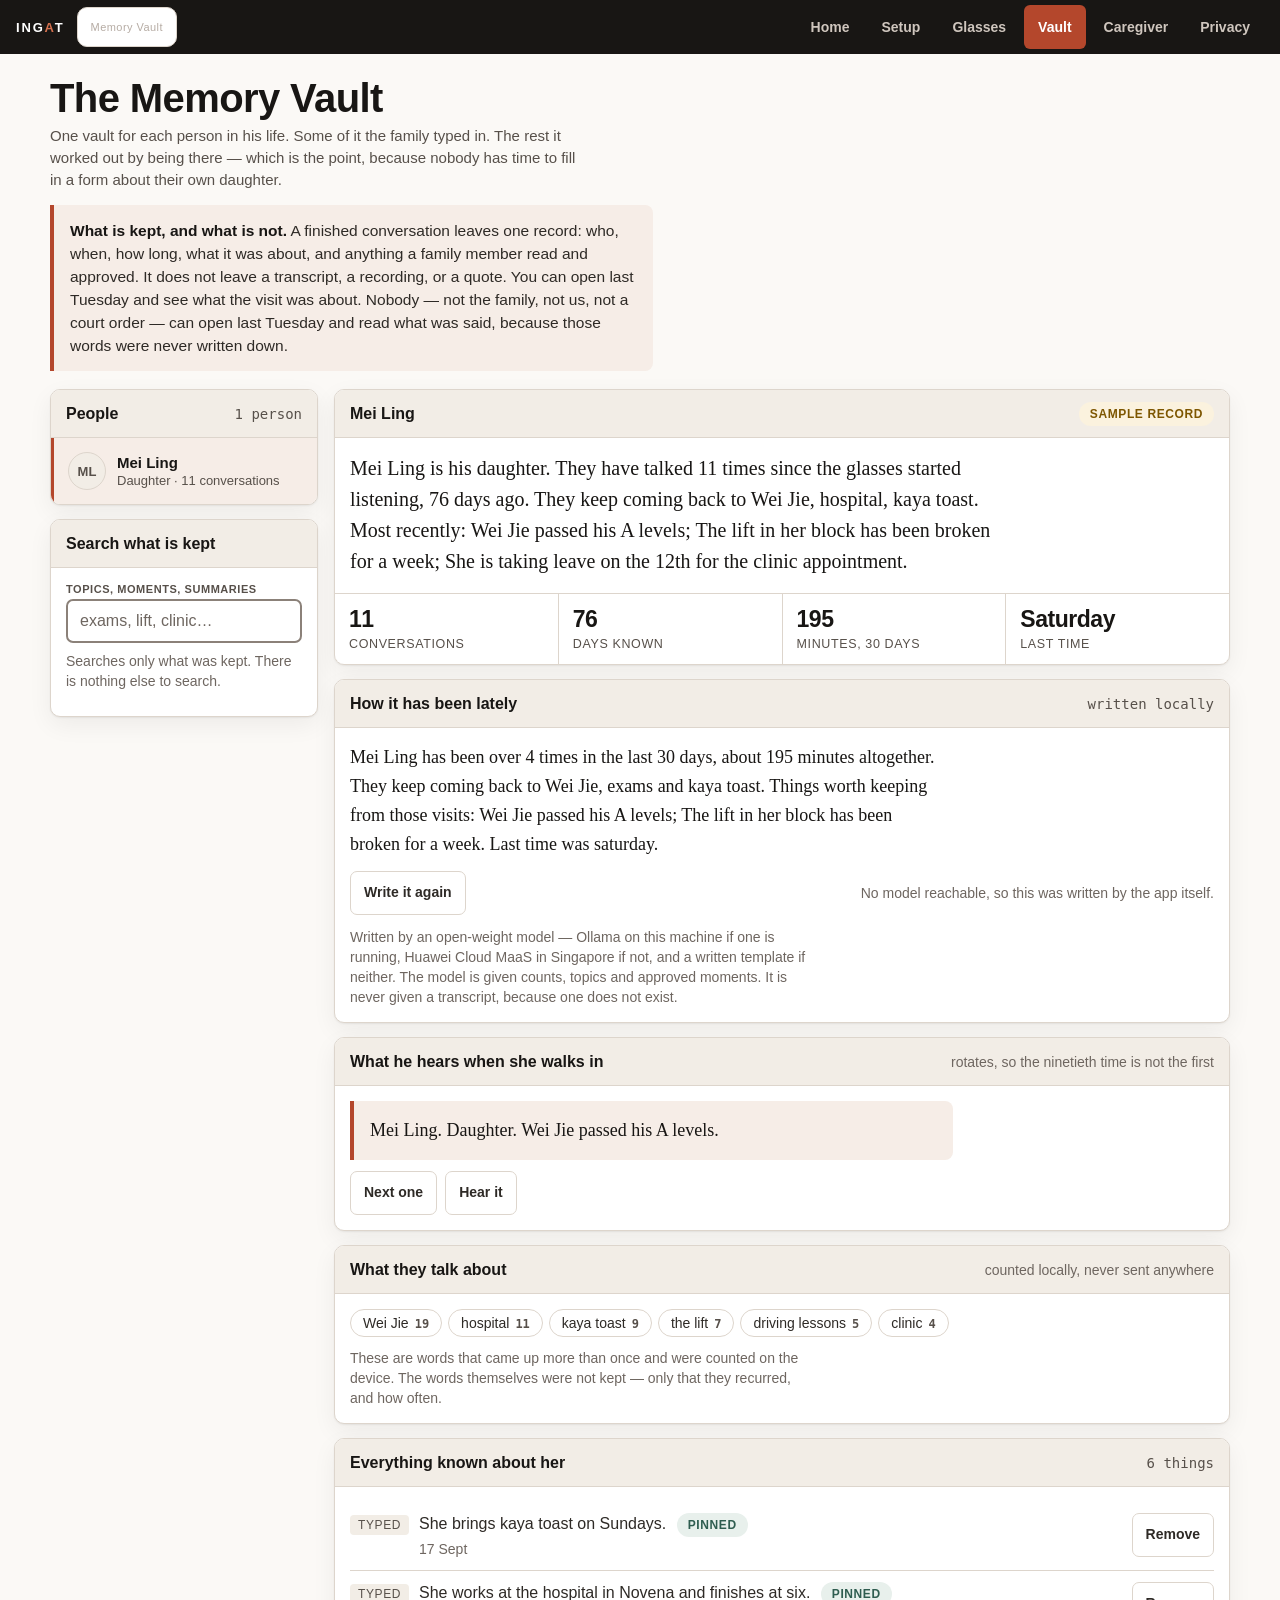
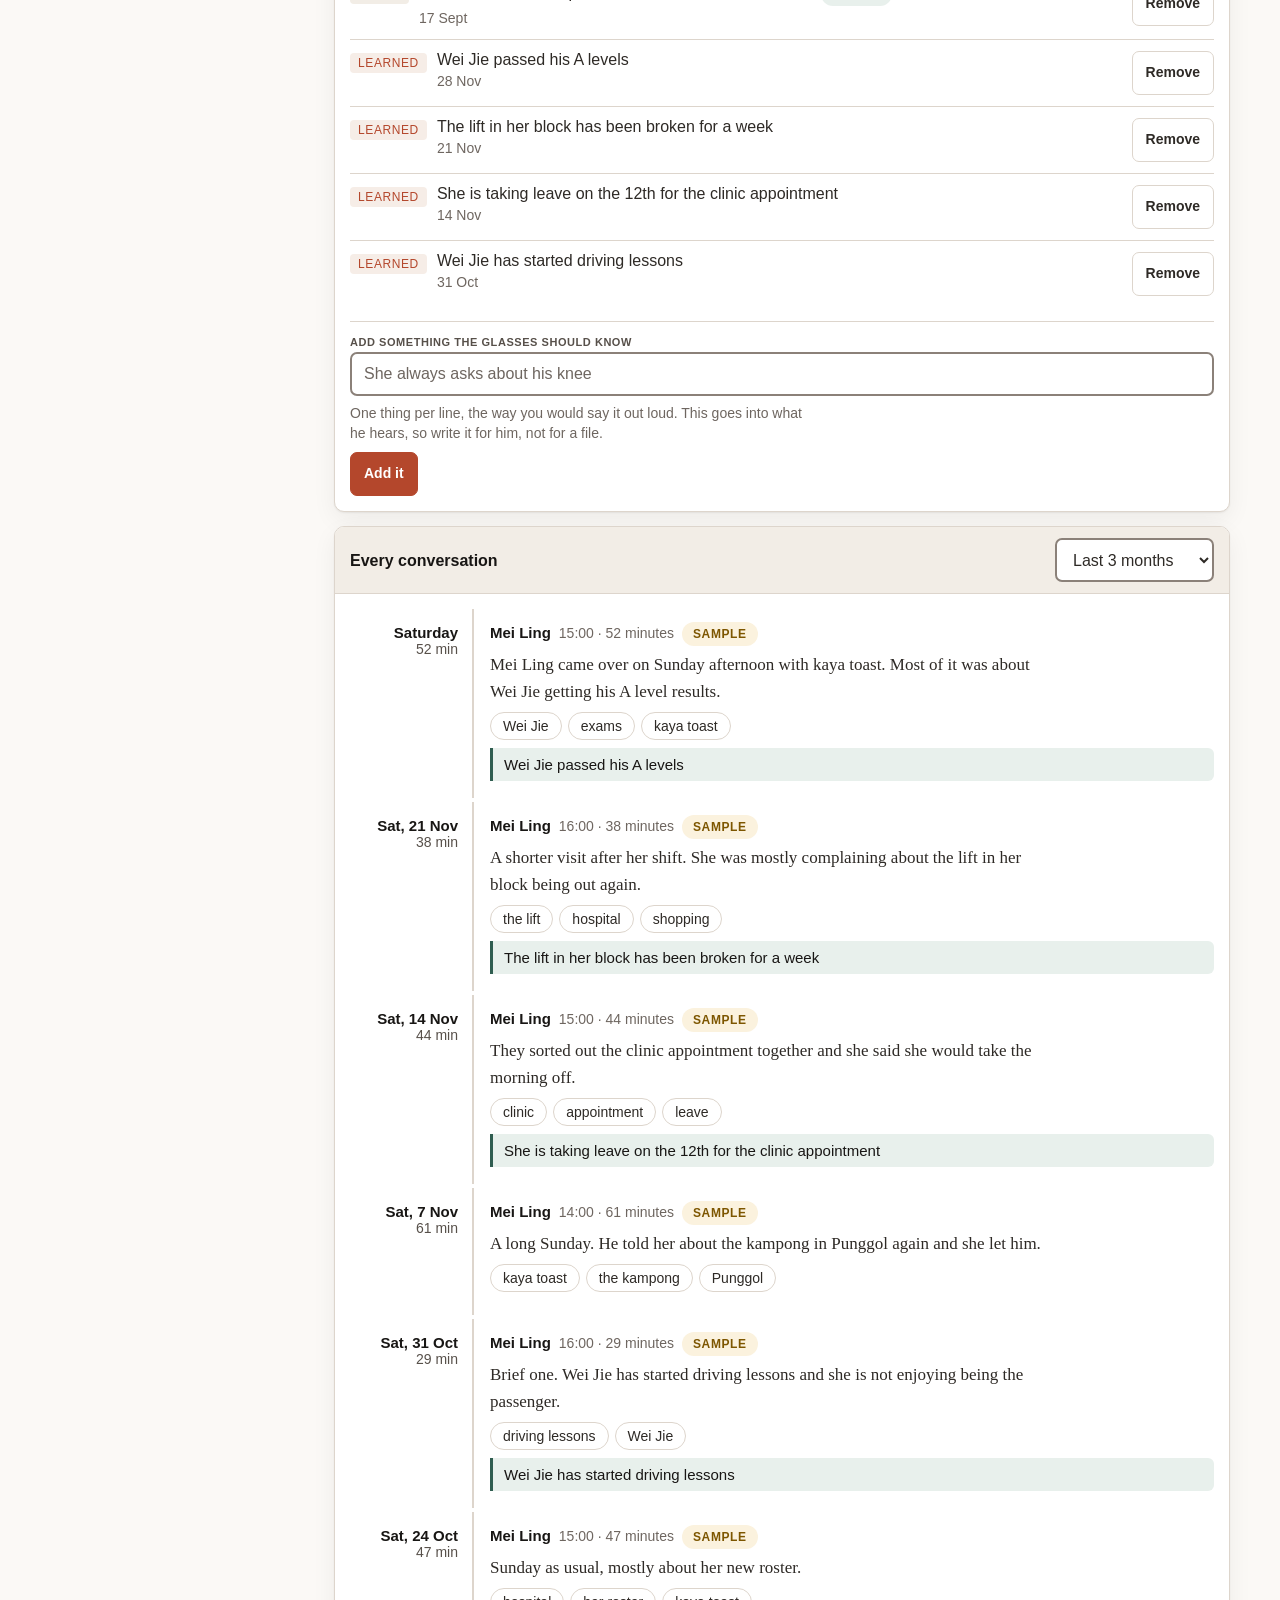
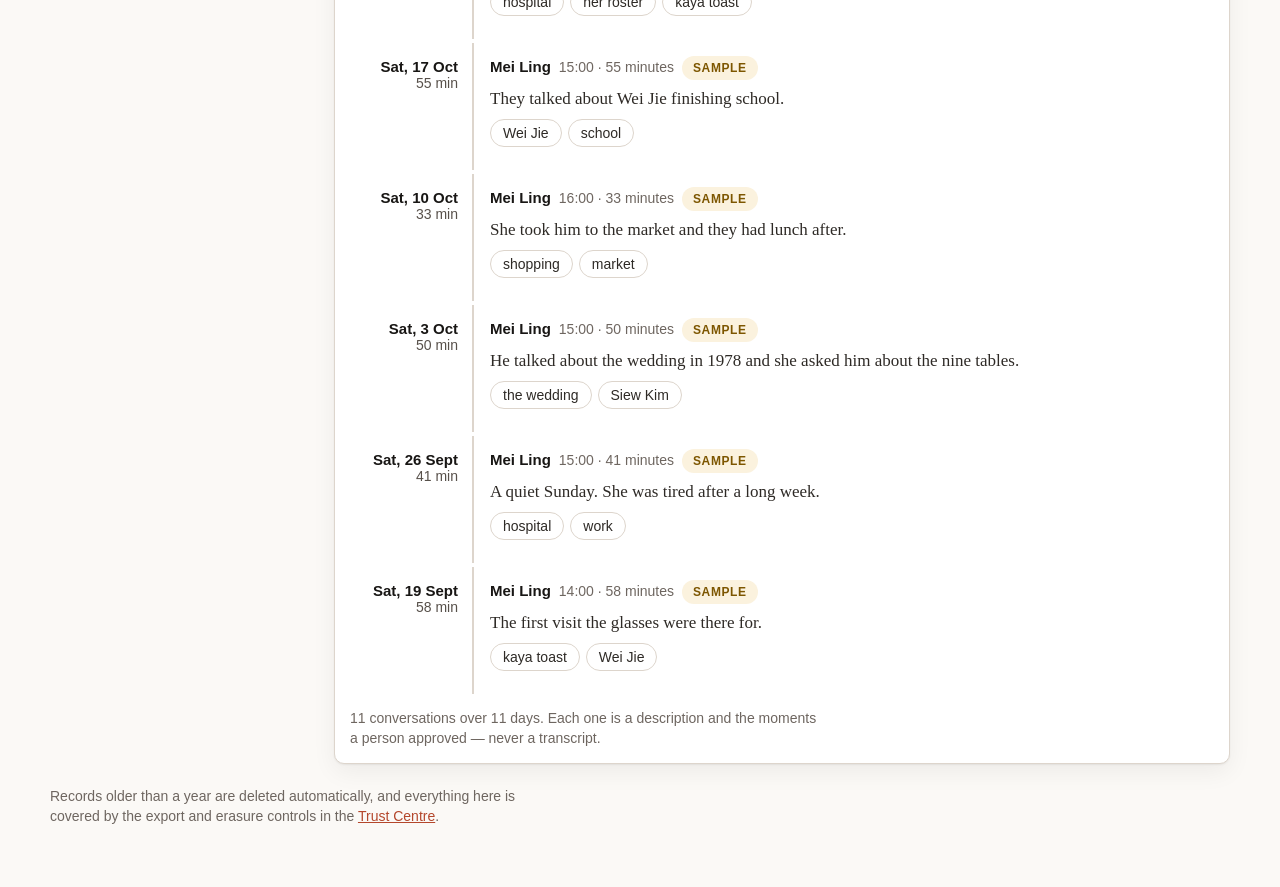
<file: vault.html>
<!DOCTYPE html>
<html lang="en-SG">
<head>
<meta charset="utf-8">
<meta name="viewport" content="width=device-width,initial-scale=1">
<title>INGAT — Memory Vault</title>
<link rel="icon" href="data:image/svg+xml,<svg xmlns='http://www.w3.org/2000/svg' viewBox='0 0 32 32'><rect width='32' height='32' rx='7' fill='%23181614'/><circle cx='11' cy='16' r='5.4' fill='none' stroke='%23b4472c' stroke-width='2.4'/><circle cx='23' cy='16' r='5.4' fill='none' stroke='%23b4472c' stroke-width='2.4'/><path d='M16.4 16h-.8' stroke='%23b4472c' stroke-width='2.4'/></svg>">
<link rel="stylesheet" href="css/app.css">
<style>
/* ---------------------------------------------------------------- vault page
   Two columns on a desk, one on a phone. The person list is a real list of
   radio buttons underneath, so a screen reader announces "Mei Ling, selected,
   2 of 3" rather than reading three unlabelled boxes.
   ------------------------------------------------------------------------- */
.vgrid { display: grid; grid-template-columns: 268px 1fr; gap: 16px; align-items: start; }
@media (max-width: 900px) { .vgrid { grid-template-columns: 1fr; } }

.plist { list-style: none; margin: 0; padding: 0; }
.plist li { border-bottom: 1px solid var(--rule); }
.plist li:last-child { border-bottom: 0; }
.plist label {
  display: flex; gap: 11px; align-items: center; padding: 12px 15px;
  cursor: pointer; min-height: 44px;
}
.plist label:hover { background: var(--band); }
.plist input { position: absolute; opacity: 0; width: 1px; height: 1px; }
.plist input:focus-visible + .pbody { outline: 3px solid #fd0; box-shadow: 0 3px 0 var(--ink); }
.plist .pbody { display: flex; gap: 11px; align-items: center; flex: 1; min-width: 0; padding: 2px; }
.plist li.on { background: var(--accent-lt); box-shadow: inset 3px 0 0 var(--accent); }
.plist .nm { font-weight: 700; color: var(--ink); display: block; font-size: 15px; }
.plist .rl { font-size: 13px; color: var(--muted); }

/* The brief. This is the sentence the whole feature exists to produce, so it
   is set in the serif voice and given room, not squeezed into a data table. */
.brief {
  font-family: var(--serif); font-size: 20px; line-height: 31px;
  color: var(--ink); margin: 0;
}
.brief em { font-style: normal; background: var(--accent-lt); padding: 0 3px; border-radius: 3px; }

.tchip {
  display: inline-flex; align-items: baseline; gap: 6px;
  border: 1px solid var(--rule); border-radius: 999px;
  padding: 5px 12px; font-size: 14px; background: var(--white); color: var(--body);
}
.tchip b { font-family: var(--mono); font-size: 12px; color: var(--muted); }

/* One day of conversations. The rule down the left is the thread of time. */
.tl { margin: 0; padding: 0; list-style: none; }
.tl > li { display: grid; grid-template-columns: 108px 1fr; gap: 14px; padding: 0 0 4px; }
@media (max-width: 620px) { .tl > li { grid-template-columns: 1fr; gap: 2px; } }
.tl .when {
  font-size: 14px; color: var(--muted); padding-top: 15px; text-align: right;
}
@media (max-width: 620px) { .tl .when { text-align: left; padding-top: 12px; font-weight: 700; } }
.tl .when b { display: block; color: var(--ink); font-size: 15px; }
.tl .stack { border-left: 2px solid var(--rule); padding: 0 0 14px 16px; }
@media (max-width: 620px) { .tl .stack { border-left: 0; padding-left: 0; } }
.sess { padding: 13px 0 3px; }
.sess + .sess { border-top: 1px dashed var(--rule); margin-top: 10px; }
.sess .line1 { display: flex; flex-wrap: wrap; gap: 8px; align-items: baseline; margin-bottom: 5px; }
.sess .line1 b { font-size: 15px; color: var(--ink); }
.sess .sum { font-family: var(--serif); font-size: 17px; line-height: 27px; color: var(--body); margin: 0 0 7px; }
.sess .kept {
  border-left: 3px solid var(--green); background: var(--green-lt);
  padding: 8px 11px; border-radius: 0 6px 6px 0; margin: 8px 0 0;
  font-size: 15px; color: var(--ink);
}
.sess .kept span { display: block; }
.sess .kept span + span { margin-top: 4px; }

.notelist { list-style: none; margin: 0; padding: 0; }
.notelist li {
  display: flex; gap: 10px; align-items: flex-start;
  padding: 11px 0; border-bottom: 1px solid var(--rule); font-size: 16px;
}
.notelist li:last-child { border-bottom: 0; }
.notelist .src {
  flex: 0 0 auto; font-size: 12px; text-transform: uppercase; letter-spacing: .05em;
  padding: 3px 8px; border-radius: 4px; margin-top: 2px;
}
.notelist .src.f { background: var(--band); color: var(--muted); }
.notelist .src.c { background: var(--accent-lt); color: var(--accent); }
.notelist .txt { flex: 1; min-width: 0; color: var(--body); }
</style>
</head>
<body>

<a href="#main" class="skip">Skip to content</a>
<header class="topbar noprint">
  <div class="brand">ING<em>A</em>T</div>
  <div class="tag">Memory Vault</div>
  <nav aria-label="Main">
    <a href="index.html">Home</a>
    <a href="family.html">Setup</a>
    <a href="glasses.html">Glasses</a>
    <a href="vault.html" class="on">Vault</a>
    <a href="care.html">Caregiver</a>
    <a href="privacy.html">Privacy</a>
  </nav>
</header>

<main class="wrap" id="main">

  <div class="row" style="margin-bottom:6px">
    <div>
      <h1 style="margin:0">The Memory Vault</h1>
      <p class="sub" style="margin:4px 0 0;max-width:64ch">
        One vault for each person in his life. Some of it the family typed in.
        The rest it worked out by being there &mdash; which is the point, because
        nobody has time to fill in a form about their own daughter.
      </p>
    </div>
  </div>

  <div class="note" style="margin:14px 0 18px">
    <b>What is kept, and what is not.</b>
    A finished conversation leaves one record: who, when, how long, what it was
    about, and anything a family member read and approved. It does not leave a
    transcript, a recording, or a quote. You can open last Tuesday and see what
    the visit was about. Nobody &mdash; not the family, not us, not a court order
    &mdash; can open last Tuesday and read what was said, because those words
    were never written down.
  </div>

  <div class="vgrid">

    <!-- =============================================== who -->
    <div>
      <div class="card">
        <div class="hd"><h2>People</h2>
          <span class="right telemetry" id="pCount">0</span></div>
        <ul class="plist" id="plist" role="radiogroup" aria-label="Choose a person"></ul>
      </div>

      <div class="card" style="margin-top:14px">
        <div class="hd"><h2>Search what is kept</h2></div>
        <div class="bd">
          <label class="lbl" for="q">Topics, moments, summaries</label>
          <input id="q" type="search" placeholder="exams, lift, clinic&hellip;"
                 autocomplete="off" aria-describedby="qhelp">
          <p class="tiny" id="qhelp" style="margin:8px 0 0">
            Searches only what was kept. There is nothing else to search.
          </p>
          <div id="qout" style="margin-top:10px" aria-live="polite"></div>
        </div>
      </div>
    </div>

    <!-- =============================================== the vault -->
    <div>

      <div class="card" style="margin-bottom:14px">
        <div class="hd"><h2 id="whoTitle">&mdash;</h2>
          <span class="right pill" id="whoPill">&mdash;</span></div>
        <div class="bd">
          <p class="brief" id="brief">&mdash;</p>
          <div class="kpis" style="grid-template-columns:repeat(4,1fr);margin:16px -15px -15px;border-top:1px solid var(--rule)">
            <div class="kpi"><b id="vConvos">0</b><span>conversations</span></div>
            <div class="kpi"><b id="vDays">0</b><span>days known</span></div>
            <div class="kpi"><b id="vMins">0</b><span>minutes, 30 days</span></div>
            <div class="kpi"><b id="vLast">&ndash;</b><span>last time</span></div>
          </div>
        </div>
      </div>

      <div class="card" style="margin-bottom:14px">
        <div class="hd"><h2>How it has been lately</h2>
          <span class="right telemetry" id="pModel">&mdash;</span></div>
        <div class="bd">
          <p class="brief" id="pSummary" style="font-size:18px;line-height:29px">&mdash;</p>
          <div class="row" style="margin-top:12px">
            <button class="btn sm" id="btnRewrite">Write it again</button>
            <span class="spacer"></span>
            <span class="tiny" id="pRoute"></span>
          </div>
          <p class="tiny" style="margin:12px 0 0">
            Written by an open-weight model &mdash; Ollama on this machine if one is
            running, Huawei Cloud MaaS in Singapore if not, and a written template
            if neither. The model is given counts, topics and approved moments.
            It is never given a transcript, because one does not exist.
          </p>
        </div>
      </div>

      <div class="card" style="margin-bottom:14px">
        <div class="hd"><h2>What he hears when she walks in</h2>
          <span class="right tiny">rotates, so the ninetieth time is not the first</span></div>
        <div class="bd">
          <div class="note" style="margin:0">
            <span class="brief" id="greetPreview" style="font-size:18px">&mdash;</span>
          </div>
          <div class="row" style="margin-top:11px">
            <button class="btn sm" id="btnNextGreet">Next one</button>
            <button class="btn sm" id="btnSayGreet">Hear it</button>
          </div>
        </div>
      </div>

      <div class="card" style="margin-bottom:14px">
        <div class="hd"><h2>What they talk about</h2>
          <span class="right tiny">counted locally, never sent anywhere</span></div>
        <div class="bd">
          <div class="chipbar" id="topics"></div>
          <p class="tiny" id="topicsNote" style="margin:11px 0 0"></p>
        </div>
      </div>

      <div class="card" style="margin-bottom:14px">
        <div class="hd"><h2>Everything known about her</h2>
          <span class="right telemetry" id="noteCount">0</span></div>
        <div class="bd">
          <ul class="notelist" id="notes"></ul>
          <div style="margin-top:14px;padding-top:14px;border-top:1px solid var(--rule)">
            <label class="lbl" for="newNote">Add something the glasses should know</label>
            <input id="newNote" placeholder="She always asks about his knee"
                   autocomplete="off" aria-describedby="nnHelp">
            <p class="tiny" id="nnHelp" style="margin:7px 0 9px">
              One thing per line, the way you would say it out loud. This goes
              into what he hears, so write it for him, not for a file.
            </p>
            <button class="btn p sm" id="btnAddNote">Add it</button>
          </div>
        </div>
      </div>

      <div class="card">
        <div class="hd"><h2>Every conversation</h2>
          <span class="right">
            <select id="range" aria-label="How far back">
              <option value="14">Last 2 weeks</option>
              <option value="30">Last 30 days</option>
              <option value="90" selected>Last 3 months</option>
              <option value="365">Everything kept</option>
            </select>
          </span></div>
        <div class="bd">
          <ul class="tl" id="timeline"></ul>
          <p class="tiny" id="tlNote" style="margin:10px 0 0"></p>
        </div>
      </div>

    </div>
  </div>

  <p class="tiny" style="margin:22px 0 0">
    Records older than a year are deleted automatically, and everything here is
    covered by the export and erasure controls in the
    <a href="privacy.html">Trust Centre</a>.
  </p>

</main>

<div id="live" class="visually-hidden" role="status" aria-live="polite"></div>

<script src="js/store.js"></script>
<script src="js/speech.js"></script>
<script src="js/cues.js"></script>
<script src="js/maas.js"></script>
<script src="js/vault.js"></script>
<script src="js/behaviour.js"></script>
<script src="js/summary.js"></script>
<script>
/* ============================================================================
   vault.html — the Memory Vault

   The claim this page has to earn: the glasses know more about your daughter
   after three months than anybody typed in. So the page leads with what it
   knows, not with a form, and shows its working underneath.
   ==========================================================================*/
const $ = id => document.getElementById(id);
const esc = s => String(s == null ? '' : s)
  .replace(/&/g, '&amp;').replace(/</g, '&lt;').replace(/>/g, '&gt;')
  .replace(/"/g, '&quot;');
const say = m => { $('live').textContent = m; };

Store.load();

let currentId = null;

/* ------------------------------------------------------------------ people */
function renderPeople() {
  const people = Store.s.people;
  $('pCount').textContent = people.length + (people.length === 1 ? ' person' : ' people');

  if (!people.length) {
    $('plist').innerHTML = `<li><div class="bd"><p class="sub" style="margin:0">
      Nobody enrolled yet. Add someone in <a href="family.html">Setup</a>.</p></div></li>`;
    return;
  }
  if (!currentId || !Store.person(currentId)) currentId = people[0].id;

  $('plist').innerHTML = people.map(p => {
    const v = Vault.of(p);
    const on = p.id === currentId;
    return `<li class="${on ? 'on' : ''}">
      <label>
        <input type="radio" name="person" value="${esc(p.id)}" ${on ? 'checked' : ''}>
        <span class="pbody">
          ${p.photo ? `<img class="avatar" src="${esc(p.photo)}" alt="">`
                    : `<span class="avatar ph">${esc(Fmt.initials(p.name))}</span>`}
          <span style="min-width:0">
            <span class="nm">${esc(p.name)}</span>
            <span class="rl">${esc(p.relation || '—')} ·
              ${v.sessions.length} conversation${v.sessions.length === 1 ? '' : 's'}</span>
          </span>
        </span>
      </label>
    </li>`;
  }).join('');

  $('plist').querySelectorAll('input[name=person]').forEach(r => {
    r.onchange = () => { currentId = r.value; renderPeople(); renderVault(); };
  });
}

/* ------------------------------------------------------------- one person */
function renderVault() {
  const p = Store.person(currentId);
  if (!p) {
    $('whoTitle').textContent = 'Nobody selected';
    $('brief').textContent = '—';
    return;
  }
  const b = Vault.brief(p);
  const s = b.stats;

  $('whoTitle').textContent = p.name;
  $('whoPill').textContent = p.seeded ? 'sample record' : (p.descriptor && p.descriptor.length === 128 ? 'enrolled' : 'no face yet');
  $('whoPill').className = 'right pill ' + (p.seeded ? 'w' : (p.descriptor && p.descriptor.length === 128 ? 'g' : ''));

  $('brief').innerHTML = b.lines.length
    ? b.lines.map(l => esc(l)).join(' ')
    : esc(b.text);

  $('vConvos').textContent = s.conversations;
  $('vDays').textContent = b.daysKnown || '–';
  $('vMins').textContent = s.minutesMonth || '–';
  const last = b.sessions[0];
  $('vLast').textContent = last ? Vault._dayLabel(last.day) : '–';

  /* greeting preview — the elder-facing output of everything on this page */
  $('greetPreview').textContent = Vault.greeting(p);

  /* topics */
  const tops = b.topics.slice(0, 12);
  $('topics').innerHTML = tops.length
    ? tops.map(t => `<span class="tchip">${esc(t.word)} <b>${t.count}</b></span>`).join('')
    : `<span class="tiny">Nothing yet. Topics build up over a few conversations.</span>`;
  $('topicsNote').textContent = tops.length
    ? 'These are words that came up more than once and were counted on the device. The words themselves were not kept — only that they recurred, and how often.'
    : '';

  /* notes */
  $('noteCount').textContent = b.notes.length + (b.notes.length === 1 ? ' thing' : ' things');
  $('notes').innerHTML = b.notes.length ? b.notes.map(n => `
    <li>
      <span class="src ${n.source === 'family' ? 'f' : 'c'}">${n.source === 'family' ? 'Typed' : 'Learned'}</span>
      <span class="txt">${esc(n.text)}${n.pinned ? ' <span class="pill g" style="margin-left:6px">pinned</span>' : ''}
        <span class="tiny" style="display:block;margin-top:2px">${Fmt.day ? esc(Fmt.day(n.ts)) : new Date(n.ts).toLocaleDateString('en-GB')}</span>
      </span>
      <button class="btn sm" data-rm="${esc(n.id)}" aria-label="Remove: ${esc(n.text)}">Remove</button>
    </li>`).join('')
    : `<li><span class="txt tiny">Nothing recorded about ${esc(p.name)} yet.</span></li>`;

  $('notes').querySelectorAll('[data-rm]').forEach(btn => btn.onclick = () => {
    Vault.removeNote(p.id, btn.dataset.rm);
    say('Removed.');
    renderVault();
  });

  renderTimeline();
  writePersonSummary();
}

/* ---------------------------------------------------------------- timeline */
function renderTimeline() {
  const p = Store.person(currentId);
  const days = +$('range').value;
  const groups = Vault.timeline(p.id, days);

  if (!groups.length) {
    $('timeline').innerHTML = '';
    $('tlNote').textContent = `No conversations with ${p.name} kept in this period.`;
    return;
  }

  $('timeline').innerHTML = groups.map(g => `
    <li>
      <div class="when"><b>${esc(g.label)}</b>${esc(g.minutes)} min</div>
      <div class="stack">
        ${g.sessions.map(sess => `
          <div class="sess">
            <div class="line1">
              <b>${esc(sess.names.join(' and ') || 'Someone')}</b>
              <span class="tiny">${esc(new Date(sess.ts).toLocaleTimeString('en-GB', { hour: 'numeric', minute: '2-digit' }))}
                · ${esc(sess.durationMin)} minutes</span>
              ${sess.seeded ? '<span class="pill w">sample</span>' : ''}
            </div>
            ${sess.summary ? `<p class="sum">${esc(sess.summary)}</p>`
                           : `<p class="sum" style="color:var(--muted)"><i>No description written for this one.</i></p>`}
            ${sess.topics.length ? `<div class="chipbar" style="margin-bottom:6px">${
              sess.topics.map(t => `<span class="tchip">${esc(t)}</span>`).join('')}</div>` : ''}
            ${sess.facts.length ? `<div class="kept">${
              sess.facts.map(f => `<span>${esc(f.text)}</span>`).join('')}</div>` : ''}
          </div>`).join('')}
      </div>
    </li>`).join('');

  const n = groups.reduce((a, g) => a + g.sessions.length, 0);
  $('tlNote').textContent =
    `${n} conversation${n === 1 ? '' : 's'} over ${groups.length} day${groups.length === 1 ? '' : 's'}. `
    + `Each one is a description and the moments a person approved — never a transcript.`;
}

/* ------------------------------------------------------ the model's write-up */
let writing = false;
async function writePersonSummary() {
  if (writing) return;
  const p = Store.person(currentId);
  if (!p) return;
  writing = true;
  $('pSummary').textContent = 'Writing…';
  $('pModel').textContent = '…';
  try {
    const r = await Summary.person(p.id, 30);
    $('pSummary').textContent = r.text;
    $('pModel').textContent = r.model;
    $('pRoute').textContent = /Ollama/.test(r.model)
      ? 'Running on this machine. Nothing left the flat.'
      : /MaaS/.test(r.model)
        ? 'Huawei Cloud, Singapore region. Topics and approved moments only.'
        : 'No model reachable, so this was written by the app itself.';
  } catch (e) {
    $('pSummary').textContent = 'Could not write a summary just now.';
    $('pModel').textContent = 'failed';
  } finally { writing = false; }
}

/* ------------------------------------------------------------------ search */
function runSearch() {
  const hits = Vault.search($('q').value);
  if (!$('q').value.trim()) { $('qout').innerHTML = ''; return; }
  if (!hits.length) {
    $('qout').innerHTML = `<p class="tiny" style="margin:0">Nothing kept matches that.</p>`;
    return;
  }
  $('qout').innerHTML = hits.slice(0, 8).map(s => `
    <button class="btn sm wide" style="text-align:left;margin-bottom:6px;height:auto;padding:9px 11px"
            data-go="${esc(s.people[0])}">
      <b>${esc(s.names.join(' and '))}</b>
      <span class="tiny" style="display:block">${esc(Vault._dayLabel(s.day))} ·
        ${esc((s.summary || s.topics.join(', ')).slice(0, 70))}…</span>
    </button>`).join('');
  $('qout').querySelectorAll('[data-go]').forEach(b => b.onclick = () => {
    currentId = b.dataset.go;
    renderPeople(); renderVault();
    document.getElementById('whoTitle').scrollIntoView({ block: 'center' });
  });
  say(hits.length + ' matches');
}

/* ------------------------------------------------------------------- wiring */
$('range').onchange = renderTimeline;
$('btnRewrite').onclick = writePersonSummary;
$('btnNextGreet').onclick = () => {
  const p = Store.person(currentId);
  if (p) { $('greetPreview').textContent = Vault.greeting(p); Store.save(); }
};
$('btnSayGreet').onclick = () => {
  const p = Store.person(currentId);
  if (p) Speech.say($('greetPreview').textContent, { tag: 'preview' });
};
$('btnAddNote').onclick = () => {
  const text = $('newNote').value.trim();
  if (!text) {
    // Visible, spoken, and focused — a silent no-op is how a form loses people.
    $('nnHelp').innerHTML = '<b style="color:var(--red)">Type something first.</b> '
      + 'One thing per line, the way you would say it out loud.';
    $('newNote').focus();
    say('Type something first.');
    return;
  }
  $('nnHelp').textContent = 'One thing per line, the way you would say it out loud. '
    + 'This goes into what he hears, so write it for him, not for a file.';
  Vault.addNote(currentId, text, { pinned: false });
  $('newNote').value = '';
  say('Added.');
  renderVault();
};
$('newNote').addEventListener('keydown', e => { if (e.key === 'Enter') $('btnAddNote').click(); });
let qt = null;
$('q').addEventListener('input', () => { clearTimeout(qt); qt = setTimeout(runSearch, 180); });

window.addEventListener('storage', () => { Store.load(); renderPeople(); renderVault(); });

renderPeople();
renderVault();
</script>
</body>
</html>
</file>
<file: css/app.css>
/* INGAT prototype — shared design system
   Warm neutrals, single terracotta accent. Matches the report. */

:root {
  /* Contrast targets AAA (7:1) for body, not AA. An 80-year-old has roughly
     80% less contrast sensitivity than a 20-year-old, and WCAG's own rationale
     for 7:1 is that it compensates for vision around 20/80.
     --faint was #9a938c, about 2.9:1 on white — it was decorative, not text.
     Ref: w3.org/WAI/older-users/literature/ */
  --ink: #181614;      /* ~15:1 on white */
  --body: #2e2a26;     /* ~12:1 */
  --muted: #57504a;    /* ~7.6:1  (was #6e6660, ~5.5:1) */
  --faint: #6e6660;    /* ~5.5:1  — now the floor, never smaller than 14px */
  --accent: #b4472c;
  --accent-lt: #f6ede7;
  --green: #2f5d50;
  --green-lt: #e8f0ec;
  --amber: #7d5600;   /* was #9a6b12 - 4.2:1 on --amber-lt, now 5.9:1 */
  --amber-lt: #fbf2de;
  --red: #9e2b25;
  --red-lt: #f9e9e7;
  --paper: #fbf9f6;
  --band: #f2ede6;
  --rule: #ddd5cc;
  --white: #fff;
  --radius: 10px;
  --shadow: 0 1px 2px rgba(24,22,20,.06), 0 8px 24px rgba(24,22,20,.06);
  /* ------------------------------------------------------------------ type
     System fonts only — the whole app runs offline.

     `system-ui` is deliberately NOT first: it resolves per OS *language*, not
     per script, so on a Windows machine set to Chinese it picks Yu Gothic UI
     or Microsoft JhengHei and renders English with weak, badly spaced glyphs.
     On Singaporean machines that is a live risk, so real font names lead and
     system-ui sits late as a safety net.
     Ref: bugzilla.mozilla.org/show_bug.cgi?id=1605605 */
  --sans:
    -apple-system, BlinkMacSystemFont,
    "Segoe UI Variable Text", "Segoe UI",
    Roboto, "Helvetica Neue", "Arial Nova",
    "Liberation Sans", Arial, system-ui, sans-serif,
    "Apple Color Emoji", "Segoe UI Emoji";
  --serif:
    Charter, "Bitstream Charter", "Sitka Text",
    Cambria, Constantia, "Georgia Pro", Georgia,
    "Iowan Old Style", "Noto Serif", "Liberation Serif", serif;
  --mono:
    ui-monospace, SFMono-Regular, "SF Mono",
    "Cascadia Mono", "Cascadia Code", Consolas,
    "Source Code Pro", Menlo, Monaco,
    "DejaVu Sans Mono", "Liberation Mono", "Courier New", monospace;

  /* ------------------------------------------------------------ type scale
     GOV.UK's scale, whose line-heights are all multiples of 5px. The rule
     most projects miss: BODY DOES NOT SHRINK ON MOBILE. Only headings step
     down. Our primary web user is 62 and, per NN/g's 19-year longitudinal
     study, ability to use websites falls ~0.8% per year from 25 — so she is
     roughly 30% less effective than a 25-year-old before any impairment.
     Ref: design-system.service.gov.uk/styles/type-scale/ */
  --t-body: 17px;   --lh-body: 26px;
  --t-lead: 20px;   --lh-lead: 30px;
  --t-h3:   17px;   --lh-h3:   25px;
  --t-h2:   22px;   --lh-h2:   30px;
  --t-h1:   32px;   --lh-h1:   36px;
  --t-small:15px;   --lh-small:22px;   /* captions and legal ONLY */

  /* 4-point spacing, larger steps grow on desktop */
  --sp-1: 4px;  --sp-2: 8px;  --sp-3: 12px; --sp-4: 16px;
  --sp-5: 20px; --sp-6: 24px; --sp-7: 32px; --sp-8: 40px;

  /* Focus: yellow fill + black underline, so it survives ANY background.
     Ten lines of CSS that make a product read as government-grade. */
  --focus:      #ffdd00;
  --focus-ink:  #0b0c0c;
}

@media (min-width: 641px) {
  :root {
    --t-h1: 40px; --lh-h1: 45px;
    --t-h2: 24px; --lh-h2: 30px;
    --sp-6: 32px; --sp-7: 40px; --sp-8: 56px;
  }
}

/* ============================================================================
   THE ONE TYPOGRAPHIC RULE
   This product has no screen for its actual user — everything he receives is
   spoken. So the interface distinguishes two kinds of content by typeface:

     SERIF  = words a human will hear. Something said to a person.
     MONO   = measurements the machine took. Something counted.

   Sans is structure and chrome. Once you have seen it twice you can tell at a
   glance whether a line of text is care or telemetry, which is the single most
   useful thing this UI can teach a caregiver who is tired and in a hurry.
   ==========================================================================*/
.voice {
  font-family: var(--serif);
  font-size: 17px;
  line-height: 1.45;
  color: var(--ink);
  font-style: italic;
  position: relative;
  padding-left: 15px;
  border-left: 2px solid var(--accent);
}
.voice.lg { font-size: 22px; line-height: 1.36; }
.voice.sm { font-size: 14.5px; padding-left: 11px; }
.voice em { font-style: normal; }
.voice .say-mark {
  font-family: var(--sans);
  font-style: normal;
  font-size: 9px;
  font-weight: 700;
  letter-spacing: .12em;
  text-transform: uppercase;
  color: var(--accent);
  display: block;
  margin-bottom: 4px;
}
.telemetry { font-family: var(--mono); font-size: 14px; line-height: 20px; color: var(--muted); }
.telemetry b { color: var(--ink); font-weight: 600; }

* { box-sizing: border-box; }

html, body {
  margin: 0;
  padding: 0;
  font-family: var(--sans);
  color: var(--body);
  background: var(--paper);
  -webkit-font-smoothing: antialiased;
}

a { color: var(--accent); }

/* UA defaults vary by browser and several are marginal */
::placeholder { color: #6e6660; opacity: 1; }

/* ---------------------------------------------------------------- chrome */
/* At 375px the brand, the tagline and five nav links needed ~590px inside a
   locked 54px bar with no wrap and no overflow — so on a phone the navigation
   spilled out of the bar and could not be used. The primary user is 62 and
   "often on a phone", and Setup → Trust Centre is the journey the whole
   product depends on. */
.topbar {
  display: flex;
  align-items: center;
  gap: 12px;
  padding: 0 16px;
  min-height: 54px;
  background: var(--ink);
  color: #fff;
  position: sticky;
  top: 0;
  z-index: 40;
  flex-wrap: wrap;
}
@media (max-width: 780px) {
  .topbar { padding: 8px 14px; }
  .topbar .tag { display: none; }      /* presenter copy, not navigation */
  /* WRAP, do not scroll.
     This was a horizontal scroller, which worked at five destinations and
     broke at six: on a 375px phone the last link sat past the right edge with
     nothing to suggest it was there, so the Privacy page — the one a family is
     most likely to go looking for — became invisible. A hidden scroll
     affordance is a link nobody clicks. Two visible rows beat one clever one. */
  .topbar nav {
    margin-left: 0;
    order: 3;
    width: 100%;
    flex-wrap: wrap;
    gap: 2px;
    row-gap: 0;
  }
  .topbar nav a { flex: 0 0 auto; padding: 12px; }   /* 44px minimum target */
}
@media (max-width: 420px) {
  .topbar nav a { padding: 12px 9px; font-size: 13.5px; }
}

/* Skip link — five repeated nav links on every page is five tab stops before
   any content. */
.skip { position: absolute; left: -9999px; }
.skip:focus {
  left: 10px; top: 10px; z-index: 100;
  background: var(--white); color: var(--ink);
  padding: 12px 16px; border-radius: 7px;
  outline: 3px solid var(--accent);
  font-weight: 600;
}
.visually-hidden {
  position: absolute; width: 1px; height: 1px; overflow: hidden;
  clip: rect(0 0 0 0); clip-path: inset(50%); white-space: nowrap;
}
.topbar .brand {
  font-weight: 700;
  letter-spacing: .14em;
  font-size: 13px;
}
.topbar .brand em {
  font-style: normal;
  color: #d4714f;   /* --accent is only 3.3:1 on --ink */
}
.topbar .tag {
  font-size: 11px;
  color: #b6aca4;
  letter-spacing: .04em;
}
.topbar nav { margin-left: auto; display: flex; gap: 4px; }
.topbar nav a {
  color: #cfc6be;
  text-decoration: none;
  font-size: 14px;
  font-weight: 600;
  /* 12 + 20 + 12 = 44 exactly. Left to the font's natural line box this came
     out at 43px, which is a target that fails the guideline by one pixel on
     every page — the kind of thing nobody notices and everybody inherits. */
  line-height: 20px;
  padding: 12px 14px;
  border-radius: 6px;
  white-space: nowrap;
}
.topbar nav a:focus-visible { outline: 3px solid #ffb99f; outline-offset: -2px; }
.topbar nav a:hover { background: rgba(255,255,255,.09); color: #fff; }
.topbar nav a.on { background: var(--accent); color: #fff; }

.wrap { max-width: 1220px; margin: 0 auto; padding: 22px 20px 60px; }
.wrap.narrow { max-width: 780px; }

/* ---------------------------------------------------------------- type
   Every size raised. The old scale bottomed out at 11px, which is below the
   16px floor CMS uses for a literal Medicare audience and below NN/g's
   absolute minimum for over-65s. Prose is capped at 66ch — USWDS puts the
   comfortable band at 45–90 characters and long lines are where older readers
   lose their place on the return sweep. */
h1 { font-size: var(--t-h1); line-height: var(--lh-h1); margin: 0 0 var(--sp-2);
     color: var(--ink); letter-spacing: -.015em; }
h2 { font-size: var(--t-h3); line-height: var(--lh-h3); margin: 0 0 var(--sp-3); color: var(--ink); }
h3 { font-size: 13px; text-transform: uppercase; letter-spacing: .09em;
     color: var(--accent); margin: 0 0 var(--sp-2); font-weight: 700; }
p  { margin: 0 0 var(--sp-3); font-size: var(--t-body); line-height: var(--lh-body); max-width: 66ch; }
.lede { font-size: var(--t-lead); line-height: var(--lh-lead); color: var(--ink); max-width: 62ch; }
.sub  { font-size: var(--t-small); color: var(--muted); line-height: var(--lh-small); max-width: 66ch; }
.tiny { font-size: 14px; color: var(--faint); line-height: 20px; max-width: 60ch; }
.mono { font-family: var(--mono); }

/* Tabular figures so wear-time and prompt counts do not jitter as they update */
.mono, .telemetry, .kpi b, .metric { font-variant-numeric: tabular-nums; }

/* Never let a stack member get faux-bolded */
html { font-synthesis: none; }

/* Rapid animation creates confusion for older readers, and this app is also
   projected. Honour the OS setting completely. */
@media (prefers-reduced-motion: reduce) {
  *, *::before, *::after {
    animation-duration: .001ms !important;
    animation-iteration-count: 1 !important;
    transition-duration: .001ms !important;
    scroll-behavior: auto !important;
  }
}

/* ------------------------------------------------------------ focus
   Yellow fill with a black underline, so the indicator is visible on white,
   on the terracotta accent, and on the black wearer-mode overlay alike.
   Ref: design-system.service.gov.uk/styles/focus-states/ */
:where(a, button, input, select, textarea, summary, [tabindex]):focus-visible {
  outline: 3px solid transparent;      /* keeps an indicator in forced-colors */
  outline-offset: 0;
  background-color: var(--focus);
  box-shadow: 0 -2px var(--focus), 0 4px var(--focus-ink);
  color: var(--focus-ink);
  text-decoration: none;
}

/* ---------------------------------------------------------------- layout */
.grid { display: grid; gap: 16px; }
.g-2  { grid-template-columns: 1fr 1fr; }
.g-3  { grid-template-columns: repeat(3, 1fr); }
.g-glasses { grid-template-columns: minmax(0,1.35fr) minmax(0,1fr); }
.g-care { grid-template-columns: minmax(0,1fr) 330px; }
@media (max-width: 980px) {
  .g-2, .g-3, .g-glasses, .g-care { grid-template-columns: 1fr; }
}

.card {
  background: var(--white);
  border: 1px solid var(--rule);
  border-radius: var(--radius);
  box-shadow: var(--shadow);
  overflow: hidden;
}
.card > .hd {
  display: flex;
  align-items: center;
  gap: 10px;
  padding: 11px 15px;
  border-bottom: 1px solid var(--rule);
  background: var(--band);
}
.card > .hd h2 { margin: 0; font-size: 16px; }
.card > .hd .right { margin-left: auto; }
.card > .bd { padding: 15px; }
.card > .bd.tight { padding: 0; }

/* ---------------------------------------------------------------- bits */
.pill {
  display: inline-block;
  font-size: 12px;
  font-weight: 700;
  letter-spacing: .05em;
  text-transform: uppercase;
  padding: 5px 11px;
  border-radius: 20px;
  background: var(--band);
  color: var(--muted);
  white-space: nowrap;
}
.pill.a { background: var(--accent-lt); color: var(--accent); }
.pill.g { background: var(--green-lt); color: var(--green); }
.pill.w { background: var(--amber-lt); color: var(--amber); }
.pill.r { background: var(--red-lt);   color: var(--red); }
.pill.k { background: var(--ink); color: #fff; }

/* 44px minimum on every target. WCAG 2.2 AA sets the floor at 24px, but
   AAA and NN/g's own recommendation for over-65s is 44–48px, and arthritis
   affects at least half of over-65s while essential tremor affects up to 20%.
   Ref: nngroup.com/reports/senior-citizens-on-the-web/ */
.btn {
  font: inherit;
  font-size: 15px;
  font-weight: 600;
  min-height: 44px;
  padding: 10px 18px;
  border-radius: 7px;
  border: 1px solid var(--rule);
  background: var(--white);
  color: var(--body);
  cursor: pointer;
  line-height: 1.25;
  display: inline-flex;
  align-items: center;
  justify-content: center;
  gap: 6px;
}
.btn:hover  { border-color: var(--muted); }
.btn:active { transform: translateY(1px); }
.btn.p { background: var(--accent); border-color: var(--accent); color: #fff; }
.btn.p:hover { background: #9d3d25; }
.btn.k { background: var(--ink); border-color: var(--ink); color: #fff; }
.btn.g { background: var(--green); border-color: var(--green); color: #fff; }
/* "Small" still clears 44px. It is visually lighter, not physically smaller —
   shrinking the hit area is exactly what fails a hand with a tremor. */
.btn.sm { font-size: 14px; padding: 8px 13px; min-height: 44px; }
.btn:disabled {
  /* opacity:.4 blended to about 2.3:1. A disabled control still has to be
     readable - it is telling you why you cannot proceed. */
  opacity: 1;
  background: #f0ece7;
  border-color: #d3cabf;
  color: #6b645d;
  cursor: not-allowed;
}
.btn.wide { width: 100%; }

.row { display: flex; align-items: center; gap: 8px; flex-wrap: wrap; }
.spacer { flex: 1; }

label.fld { display: block; margin-bottom: 10px; }
label.fld span {
  display: block;
  font-size: 11px;
  font-weight: 700;
  letter-spacing: .05em;
  text-transform: uppercase;
  color: var(--muted);
  margin-bottom: 4px;
}
/* A standalone label above a field, where .fld's wrapper is not wanted. */
label.lbl, .lbl {
  display: block;
  font-size: 11px;
  font-weight: 700;
  letter-spacing: .05em;
  text-transform: uppercase;
  color: var(--muted);
  margin-bottom: 4px;
}

/* `input[type=text]` does NOT match `<input id="x">`. An input with no type
   attribute behaves as text but has no `type` attribute for the selector to
   read, so it silently escaped every rule below — 21px tall, hairline border,
   no 44px target, and on iOS the page zooms when you focus it. Matching by
   exclusion catches those, and any future type nobody thought to list. */
input:not([type=checkbox]):not([type=radio]):not([type=range]):not([type=file]):not([type=submit]):not([type=button]),
select, textarea {
  font: inherit;
  font-size: 16px;          /* 16px also stops iOS zooming the page on focus */
  width: 100%;
  min-height: 44px;
  padding: 10px 12px;
  /* NHS uses a much darker input border than most projects specifically so the
     border itself clears 3:1 non-text contrast. #d9d1c8 did not. */
  border: 2px solid #8b8179;
  border-radius: 7px;
  background: var(--white);
  color: var(--body);
}
textarea { resize: vertical; min-height: 54px; }

/* File inputs were excluded from the rule above (their internals cannot be
   styled) and so shipped as 20px-tall unstyled controls — a third of the
   minimum touch target, on the one field a caregiver uses to add a face. The
   control itself can still be given a box and a height. */
input[type=file] {
  font: inherit;
  font-size: 15px;
  width: 100%;
  min-height: 44px;
  padding: 9px 12px;
  border: 2px dashed #8b8179;
  border-radius: 7px;
  background: var(--white);
  color: var(--body);
  cursor: pointer;
}
input[type=file]::file-selector-button {
  font: inherit;
  font-size: 14px;
  font-weight: 600;
  margin-right: 11px;
  padding: 7px 13px;
  min-height: 32px;
  border: 1px solid var(--rule);
  border-radius: 6px;
  background: var(--band);
  color: var(--ink);
  cursor: pointer;
}
input[type=file]:hover { border-color: var(--accent); }

/* The skip link is the first thing a keyboard user meets. It only appears on
   focus, so it has to be a proper target the moment it does. */
.skip:focus { min-height: 44px; display: inline-flex; align-items: center; }
input:focus, select:focus, textarea:focus {
  outline: 2px solid var(--accent-lt);
  border-color: var(--accent);
}

table { width: 100%; border-collapse: collapse; font-size: 12.5px; }
th {
  text-align: left;
  font-size: 12.5px;
  text-transform: uppercase;
  letter-spacing: .06em;
  color: var(--muted);
  padding: 11px 14px;
  border-bottom: 1px solid var(--rule);
  background: var(--band);
  font-weight: 700;
}
td { padding: 13px 14px; border-bottom: 1px solid var(--rule); vertical-align: top; font-size: 15.5px; line-height: 22px; }
tr:last-child td { border-bottom: 0; }

.note {
  border-left: 4px solid var(--accent);
  background: var(--accent-lt);
  padding: 14px 16px;
  border-radius: 0 8px 8px 0;
  font-size: 15.5px;
  line-height: 23px;
  max-width: 70ch;
}
.note.g { border-color: var(--green); background: var(--green-lt); }
.note.w { border-color: var(--amber); background: var(--amber-lt); }
.note.r { border-color: var(--red);   background: var(--red-lt); }
.note b { color: var(--ink); }

/* ---------------------------------------------------------------- glasses view */
.stage {
  position: relative;
  background: #0d0c0b;
  border-radius: var(--radius);
  overflow: hidden;
  aspect-ratio: 4 / 3;
}
.stage video, .stage canvas.overlay {
  position: absolute;
  inset: 0;
  width: 100%;
  height: 100%;
  object-fit: cover;
}
.stage canvas.overlay { pointer-events: none; }
.stage .placeholder {
  position: absolute;
  inset: 0;
  display: grid;
  place-content: center;
  text-align: center;
  color: #8a827b;
  font-size: 13px;
  gap: 12px;
  padding: 30px;
}
.stage .privacy {
  position: absolute;
  top: 10px;
  left: 10px;
  display: flex;
  align-items: center;
  gap: 7px;
  background: rgba(13,12,11,.72);
  color: #f0ebe5;
  font-size: 10.5px;
  font-weight: 700;
  letter-spacing: .07em;
  padding: 5px 10px;
  border-radius: 20px;
  backdrop-filter: blur(4px);
}
.led {
  width: 7px; height: 7px; border-radius: 50%;
  background: #4a4a4a; transition: background .2s;
}
.led.on { background: #ff4b3e; box-shadow: 0 0 8px #ff4b3e; }

/* the audio channel — what he actually hears */
.earpiece {
  background: var(--ink);
  color: #f3efe9;
  border-radius: var(--radius);
  padding: 18px 20px;
  min-height: 118px;
  display: flex;
  flex-direction: column;
  gap: 9px;
  justify-content: center;
}
.earpiece .lbl {
  font-size: 10px;
  font-weight: 700;
  letter-spacing: .12em;
  text-transform: uppercase;
  color: #8f867e;
  display: flex;
  align-items: center;
  gap: 8px;
}
.earpiece .said {
  font-size: 21px;
  line-height: 1.32;
  font-weight: 600;
  letter-spacing: -.01em;
}
.earpiece .said.idle { color: #968d85; font-weight: 400; font-size: 17px; }
.earpiece .meta { font-size: 11px; color: #8f867e; font-family: var(--mono); }

.wave { display: inline-flex; gap: 2.5px; align-items: flex-end; height: 12px; }
.wave i {
  width: 2.5px; background: var(--accent); border-radius: 2px;
  height: 20%; animation: w 900ms ease-in-out infinite;
}
.wave i:nth-child(2){ animation-delay:120ms } .wave i:nth-child(3){ animation-delay:240ms }
.wave i:nth-child(4){ animation-delay:360ms } .wave i:nth-child(5){ animation-delay:480ms }
@keyframes w { 0%,100%{height:20%} 50%{height:100%} }
.wave.off i { animation: none; height: 20%; background: #4a4440; }

/* retrieval window */
.window-bar {
  height: 5px; background: var(--band); border-radius: 3px; overflow: hidden;
}
.window-bar i {
  display: block; height: 100%; background: var(--accent);
  width: 100%; transform-origin: left;
}

/* person chips */
.plist { display: flex; flex-direction: column; gap: 0; }
.prow {
  display: flex; align-items: center; gap: 11px;
  padding: 10px 15px; border-bottom: 1px solid var(--rule);
}
.prow:last-child { border-bottom: 0; }
.prow.hit { background: var(--accent-lt); }
.avatar {
  width: 38px; height: 38px; border-radius: 50%;
  object-fit: cover; background: var(--band); flex: 0 0 auto;
  border: 1px solid var(--rule);
}
.avatar.ph { display: grid; place-content: center; font-size: 13px; font-weight: 700; color: var(--muted); }
.prow .who { min-width: 0; flex: 1; }
.prow .who b { font-size: 13px; color: var(--ink); display: block; }
.prow .who span { font-size: 11px; color: var(--muted); }

/* stage ladder */
.ladder { display: flex; gap: 3px; align-items: center; }
.ladder i {
  width: 16px; height: 5px; border-radius: 3px; background: var(--rule);
}
.ladder i.on { background: var(--green); }

/* log */
.log { max-height: 320px; overflow-y: auto; font-family: var(--mono); font-size: 13px; line-height: 18px; }
.log .e {
  display: flex; gap: 9px; padding: 5px 15px;
  border-bottom: 1px solid #f0ebe4; align-items: baseline;
}
.log .e:last-child { border-bottom: 0; }
.log .t { color: var(--muted); flex: 0 0 62px; }
.log .m { flex: 1; color: var(--body); }
.log .e.ok  .m { color: var(--green); }
.log .e.bad .m { color: var(--red); }
.log .e.hi  .m { color: var(--accent); font-weight: 600; }

/* ---------------------------------------------------------------- stats */
.kpis { display: grid; grid-template-columns: repeat(4, 1fr); gap: 1px; background: var(--rule); }
.kpi { background: var(--white); padding: 13px 14px; }
.kpi b { display: block; font-size: 23px; line-height: 1.05; color: var(--ink); letter-spacing: -.02em; }
.kpi b.a { color: var(--accent); }

/* UA defaults vary by browser and several are marginal */
::placeholder { color: #6e6660; opacity: 1; }
.kpi span { display: block; font-size: 12.5px; text-transform: uppercase; letter-spacing: .05em; color: var(--muted); margin-top: 6px; }
@media (max-width: 720px) { .kpis { grid-template-columns: repeat(2,1fr); } }

/* bars */
.bar { height: 7px; background: var(--band); border-radius: 4px; overflow: hidden; }
.bar i { display: block; height: 100%; background: var(--accent); }
.bar i.g { background: var(--green); }
.bar i.w { background: var(--amber); }
.bar i.r { background: var(--red); }

/* toggle */
/* The six PDPA purpose switches ARE the legal consent mechanism, so they have
   to be operable by keyboard and reachable by a screen reader. `display:none`
   on the input removed it from the tab order AND the accessibility tree, which
   meant a keyboard-only caregiver could not grant consent — or, worse, could
   not withdraw it, which is the right this page promises in writing. */
.tog { display: inline-flex; align-items: center; gap: 9px; font-size: 15px;
       cursor: pointer; user-select: none; min-height: 44px; }
.tog input {
  position: absolute;
  opacity: 0;
  width: 38px; height: 22px;      /* sits under the switch so focus lands right */
  margin: 0;
  cursor: pointer;
}
.tog input:focus-visible + .sw {
  outline: 3px solid var(--accent);
  outline-offset: 3px;
}
.tog .sw {
  width: 34px; height: 19px; border-radius: 12px; background: var(--rule);
  position: relative; transition: background .18s; flex: 0 0 auto;
}
.tog .sw::after {
  content: ''; position: absolute; top: 2px; left: 2px;
  width: 15px; height: 15px; border-radius: 50%; background: #fff;
  transition: transform .18s; box-shadow: 0 1px 2px rgba(0,0,0,.2);
}
.tog input:checked + .sw { background: var(--green); }
.tog input:checked + .sw::after { transform: translateX(15px); }

/* ---------------------------------------------------------------- wizard */
.steps {
  display: flex;
  gap: 0;
  border: 1px solid var(--rule);
  border-radius: var(--radius);
  overflow: hidden;
  background: var(--white);
  margin-bottom: 20px;
}
.steps button {
  flex: 1;
  font: inherit;
  text-align: left;
  padding: 12px 14px;
  background: var(--white);
  border: 0;
  border-right: 1px solid var(--rule);
  cursor: pointer;
  position: relative;
  min-width: 0;
}
.steps button:last-child { border-right: 0; }
.steps button:hover { background: var(--paper); }
.steps button .n {
  font-family: var(--mono);
  font-size: 10px;
  color: var(--faint);
  display: block;
}
.steps button .t {
  font-size: 12.5px;
  font-weight: 600;
  color: var(--muted);
  display: block;
  margin-top: 2px;
  white-space: nowrap;
  overflow: hidden;
  text-overflow: ellipsis;
}
.steps button .c { font-size: 10px; color: var(--faint); font-family: var(--mono); }
.steps button.on { background: var(--accent-lt); }
.steps button.on::after {
  content: ''; position: absolute; left: 0; right: 0; bottom: 0; height: 3px; background: var(--accent);
}
.steps button.on .t { color: var(--ink); }
.steps button.on .n { color: var(--accent); }
.steps button.done .t::after { content: ' ✓'; color: var(--green); }
@media (max-width: 860px) { .steps { flex-wrap: wrap; } .steps button { flex: 1 0 42%; } }

.pane { display: none; }
.pane.on { display: block; }

/* ---------------------------------------------------------------- dropzone */
.drop {
  border: 2px dashed var(--rule);
  border-radius: var(--radius);
  padding: 26px 18px;
  text-align: center;
  background: var(--paper);
  transition: border-color .15s, background .15s;
  cursor: pointer;
}
.drop:hover, .drop.over { border-color: var(--accent); background: var(--accent-lt); }
.drop b { display: block; font-size: 13.5px; color: var(--ink); margin-bottom: 3px; }

.thumbs { display: grid; grid-template-columns: repeat(auto-fill, minmax(104px, 1fr)); gap: 10px; }
.thumb { position: relative; border-radius: 8px; overflow: hidden; border: 1px solid var(--rule); background: var(--white); }
.thumb img { width: 100%; aspect-ratio: 1; object-fit: cover; display: block; }
.thumb .meta { padding: 6px 7px; }
.thumb .meta b { font-size: 11.5px; display: block; color: var(--ink); }
.thumb .meta span { font-size: 10px; color: var(--muted); }
.thumb .x {
  position: absolute; top: 3px; right: 3px; width: 36px; height: 36px; border-radius: 50%;
  background: rgba(24,22,20,.78); color: #fff; border: 0; cursor: pointer;
  font-size: 17px; line-height: 1; display: grid; place-content: center;
}
.thumb.bad { border-color: var(--red); }
.thumb .flag {
  position: absolute; bottom: 34px; left: 0; right: 0;
  background: var(--red); color: #fff; font-size: 9.5px; font-weight: 700;
  text-align: center; padding: 2px; letter-spacing: .04em;
}

/* ---------------------------------------------------------------- calendar */
.cal { display: grid; grid-template-columns: repeat(7, 1fr); gap: 1px; background: var(--rule); border: 1px solid var(--rule); border-radius: 8px; overflow: hidden; }
.cal .dow {
  background: var(--band); padding: 6px 4px; text-align: center;
  font-size: 9.5px; font-weight: 700; letter-spacing: .08em; text-transform: uppercase; color: var(--muted);
}
.cal .day { background: var(--white); min-height: 76px; padding: 5px 6px; position: relative; }
.cal .day.out { background: var(--paper); }
.cal .day.today { background: var(--accent-lt); }
.cal .day .d { font-family: var(--mono); font-size: 12px; color: var(--muted); }
.cal .day.today .d { color: var(--accent); font-weight: 700; }
/* Calendar chips were 10px text in a 19px box — under half the minimum touch
   target, on a grid a 62-year-old taps on a phone. Full 44px is impossible in
   a seven-column month view without the month becoming a scroll, so this takes
   the largest size the grid allows and buys the rest back with generous
   spacing between rows. It is a real trade-off, made deliberately, and the
   list underneath the calendar carries full-size controls for the same items. */
.cal .ev {
  display: block; width: 100%; text-align: left; border: 0; cursor: pointer;
  font-size: 12px; line-height: 1.3; padding: 7px 6px; margin-top: 4px;
  min-height: 30px;
  border-radius: 4px; background: var(--green-lt); color: var(--green);
  border-left: 3px solid var(--green);
  white-space: nowrap; overflow: hidden; text-overflow: ellipsis;
}
.cal .ev.med { background: var(--amber-lt); color: var(--amber); border-left-color: var(--amber); }
.cal .ev.appt { background: var(--accent-lt); color: var(--accent); border-left-color: var(--accent); }

/* ---------------------------------------------------------------- consent */
.consent-step {
  display: flex; gap: 13px; padding: 14px 0; border-bottom: 1px solid var(--rule);
}
.consent-step:last-child { border-bottom: 0; }
.consent-step .num {
  flex: 0 0 26px; height: 26px; border-radius: 50%; background: var(--band);
  color: var(--muted); font-family: var(--mono); font-size: 11px; font-weight: 700;
  display: grid; place-content: center;
}
.consent-step.done .num { background: var(--green); color: #fff; }
.consent-step .bd2 { flex: 1; min-width: 0; }
.consent-step h4 { margin: 0 0 3px; font-size: 13px; color: var(--ink); }

.legal {
  font-size: 11.5px; line-height: 1.5; color: var(--muted);
  border-left: 2px solid var(--rule); padding-left: 11px;
}
.legal b { color: var(--body); }

.obligation { display: flex; gap: 11px; padding: 11px 0; border-bottom: 1px solid var(--rule); align-items: flex-start; }
.obligation:last-child { border-bottom: 0; }
.obligation .st { flex: 0 0 76px; }
.obligation .tx { flex: 1; min-width: 0; }
.obligation .tx b { display: block; font-size: 12.5px; color: var(--ink); margin-bottom: 2px; }
.obligation .tx span { font-size: 11.5px; color: var(--muted); line-height: 1.45; }

/* ---------------------------------------------------------- day planner
   A timeline, not a table. The point is to see the SHAPE of a day at a
   glance — where the gaps are, where things cluster — which a list of rows
   cannot show. */
.day {
  position: relative;
  padding-left: 74px;
}
.day::before {
  content: '';
  position: absolute;
  left: 60px; top: 6px; bottom: 6px;
  width: 2px;
  background: linear-gradient(to bottom, transparent, var(--rule) 8%, var(--rule) 92%, transparent);
}
.slot {
  position: relative;
  margin-bottom: 10px;
}
.slot .at {
  position: absolute;
  left: -74px; top: 12px;
  width: 46px;
  text-align: right;
  font-family: var(--mono);
  font-size: 11.5px;
  color: var(--muted);
  font-variant-numeric: tabular-nums;
}
.slot .knot {
  position: absolute;
  left: -18px; top: 16px;
  width: 11px; height: 11px;
  border-radius: 50%;
  background: var(--white);
  border: 2.5px solid var(--rule);
  z-index: 1;
}
.slot.now .knot { border-color: var(--accent); box-shadow: 0 0 0 4px var(--accent-lt); }
.slot.done .knot { background: var(--green); border-color: var(--green); }
.slot .card2 {
  background: var(--white);
  border: 1px solid var(--rule);
  border-radius: 9px;
  padding: 11px 13px;
  transition: border-color .15s, box-shadow .15s;
}
.slot:hover .card2 { border-color: var(--muted); }
.slot.now .card2 { border-color: var(--accent); background: var(--accent-lt); }
.slot.done .card2 {
  opacity: 1;                 /* .62 dropped the text to about 2.6:1 */
  background: var(--paper);
}
.slot.done .card2 p, .slot.done .at { color: var(--muted); }
.slot.done .card2 h4 { text-decoration: line-through; }
.slot .card2 h4 {
  margin: 0 0 3px;
  font-size: 14px;
  color: var(--ink);
}
.slot .card2 p { margin: 0; font-size: 12.5px; color: var(--muted); line-height: 1.45; }
.slot .acts { margin-top: 9px; display: flex; gap: 6px; flex-wrap: wrap; }
.kind {
  display: inline-block;
  font-size: 9.5px; font-weight: 700; letter-spacing: .07em; text-transform: uppercase;
  padding: 2px 7px; border-radius: 4px; margin-bottom: 5px;
}
.kind.meal   { background: #FBF2DE; color: #7d5600; }
.kind.move   { background: #E8F0EC; color: #2F5D50; }
.kind.task   { background: #F2EDE6; color: #6E6660; }
.kind.social { background: #F6EDE7; color: #B4472C; }
.kind.rest   { background: #EDEBF3; color: #58527A; }
@media (max-width: 560px) {
  .day { padding-left: 0; }
  .day::before { display: none; }
  .slot .at { position: static; width: auto; text-align: left; display: block; margin-bottom: 3px; }
  .slot .knot { display: none; }
}

/* ------------------------------------------------------------- tag tiles */
.tags { display: grid; grid-template-columns: repeat(auto-fill, minmax(150px, 1fr)); gap: 11px; }
.tag {
  border: 1px solid var(--rule);
  border-radius: 10px;
  padding: 13px;
  background: var(--white);
  text-align: center;
  position: relative;
}
.tag.live { border-color: var(--green); }
.tag .glyph { font-size: 26px; line-height: 1; margin-bottom: 7px; }
.tag b { display: block; font-size: 13px; color: var(--ink); }
.tag span { display: block; font-size: 10.5px; color: var(--muted); margin-top: 2px; }
.tag .x {
  position: absolute; top: 4px; right: 4px;
  width: 36px; height: 36px; border-radius: 50%;
  border: 0; background: var(--band); color: var(--muted);
  cursor: pointer; font-size: 17px; line-height: 1;
}
.tag.add {
  border-style: dashed;
  cursor: pointer;
  display: grid;
  place-content: center;
  min-height: 108px;
  color: var(--muted);
}
.tag.add:hover { border-color: var(--accent); background: var(--accent-lt); color: var(--accent); }

@keyframes ringing {
  0%, 100% { transform: rotate(0); }
  20% { transform: rotate(-13deg); } 40% { transform: rotate(11deg); }
  60% { transform: rotate(-8deg); }  80% { transform: rotate(6deg); }
}
.tag.ringing .glyph { animation: ringing .55s ease-in-out 3; }
.tag.ringing { border-color: var(--accent); background: var(--accent-lt); }

/* ---------------------------------------------------------------- misc */
.hr { height: 1px; background: var(--rule); border: 0; margin: 18px 0; }
.stack > * + * { margin-top: 10px; }
.chipbar { display: flex; flex-wrap: wrap; gap: 6px; }
.chip {
  font: inherit; font-size: 14.5px;
  min-height: 44px; padding: 9px 15px; border-radius: 22px;
  border: 1px solid var(--rule); background: var(--white); color: var(--body);
  cursor: pointer; display: inline-flex; align-items: center;
}
.chip:hover { border-color: var(--accent); }
.chip.on { background: var(--ink); color: #fff; border-color: var(--ink); }
.empty { padding: var(--sp-7) var(--sp-5); text-align: center; color: var(--muted); font-size: 15px; }

/* ============================================================================
   WEARER MODE
   The product has no screen. So when the phone is standing in for the glasses,
   the phone must not have one either — a glowing camera feed on stage
   contradicts the whole design thesis. This blacks the display out while the
   camera and the audio keep running underneath.
   ==========================================================================*/
.wearer {
  position: fixed;
  inset: 0;
  z-index: 9999;
  background: #000;
  display: none;
  flex-direction: column;
  align-items: center;
  justify-content: center;
  gap: 26px;
  cursor: pointer;
  -webkit-tap-highlight-color: transparent;
  user-select: none;
}
.wearer.on { display: flex; }
.wearer .dot {
  width: 9px; height: 9px; border-radius: 50%;
  background: #2a2a2a; transition: background .25s, box-shadow .25s;
}
.wearer .dot.live { background: #ff4b3e; box-shadow: 0 0 14px #ff4b3e; }
.wearer .heard {
  font-family: var(--serif);
  /* Was italic serif at 20px in #6a625c — 3.5:1 on black, and italic serif is
     the hardest possible combination to read on a projector in a lit room. */
  font-style: normal;
  font-size: 24px;
  line-height: 1.4;
  color: #a49b93;
  text-align: center;
  max-width: 78%;
  opacity: 0;
  transition: opacity .35s;
}
.wearer .heard.show { opacity: 1; }
/* Was #3a3530 on black — 1.7:1, invisible from the moment it rendered, and it
   then faded itself out after four seconds. The only exit instruction on the
   screen must not disappear. */
.wearer .hint {
  position: absolute;
  bottom: 26px;
  font: inherit;
  font-size: 13px;
  letter-spacing: .1em;
  text-transform: uppercase;
  color: #8b8279;
  background: none;
  border: 0;
  padding: 12px 18px;
  cursor: pointer;
}
.wearer .hint:focus-visible { outline: 3px solid var(--focus); outline-offset: 2px; }

/* print */
@media print {
  .topbar, .noprint { display: none !important; }
  body { background: #fff; }
  .card { box-shadow: none; break-inside: avoid; }
  .wrap { max-width: none; padding: 0; }
}
</file>
